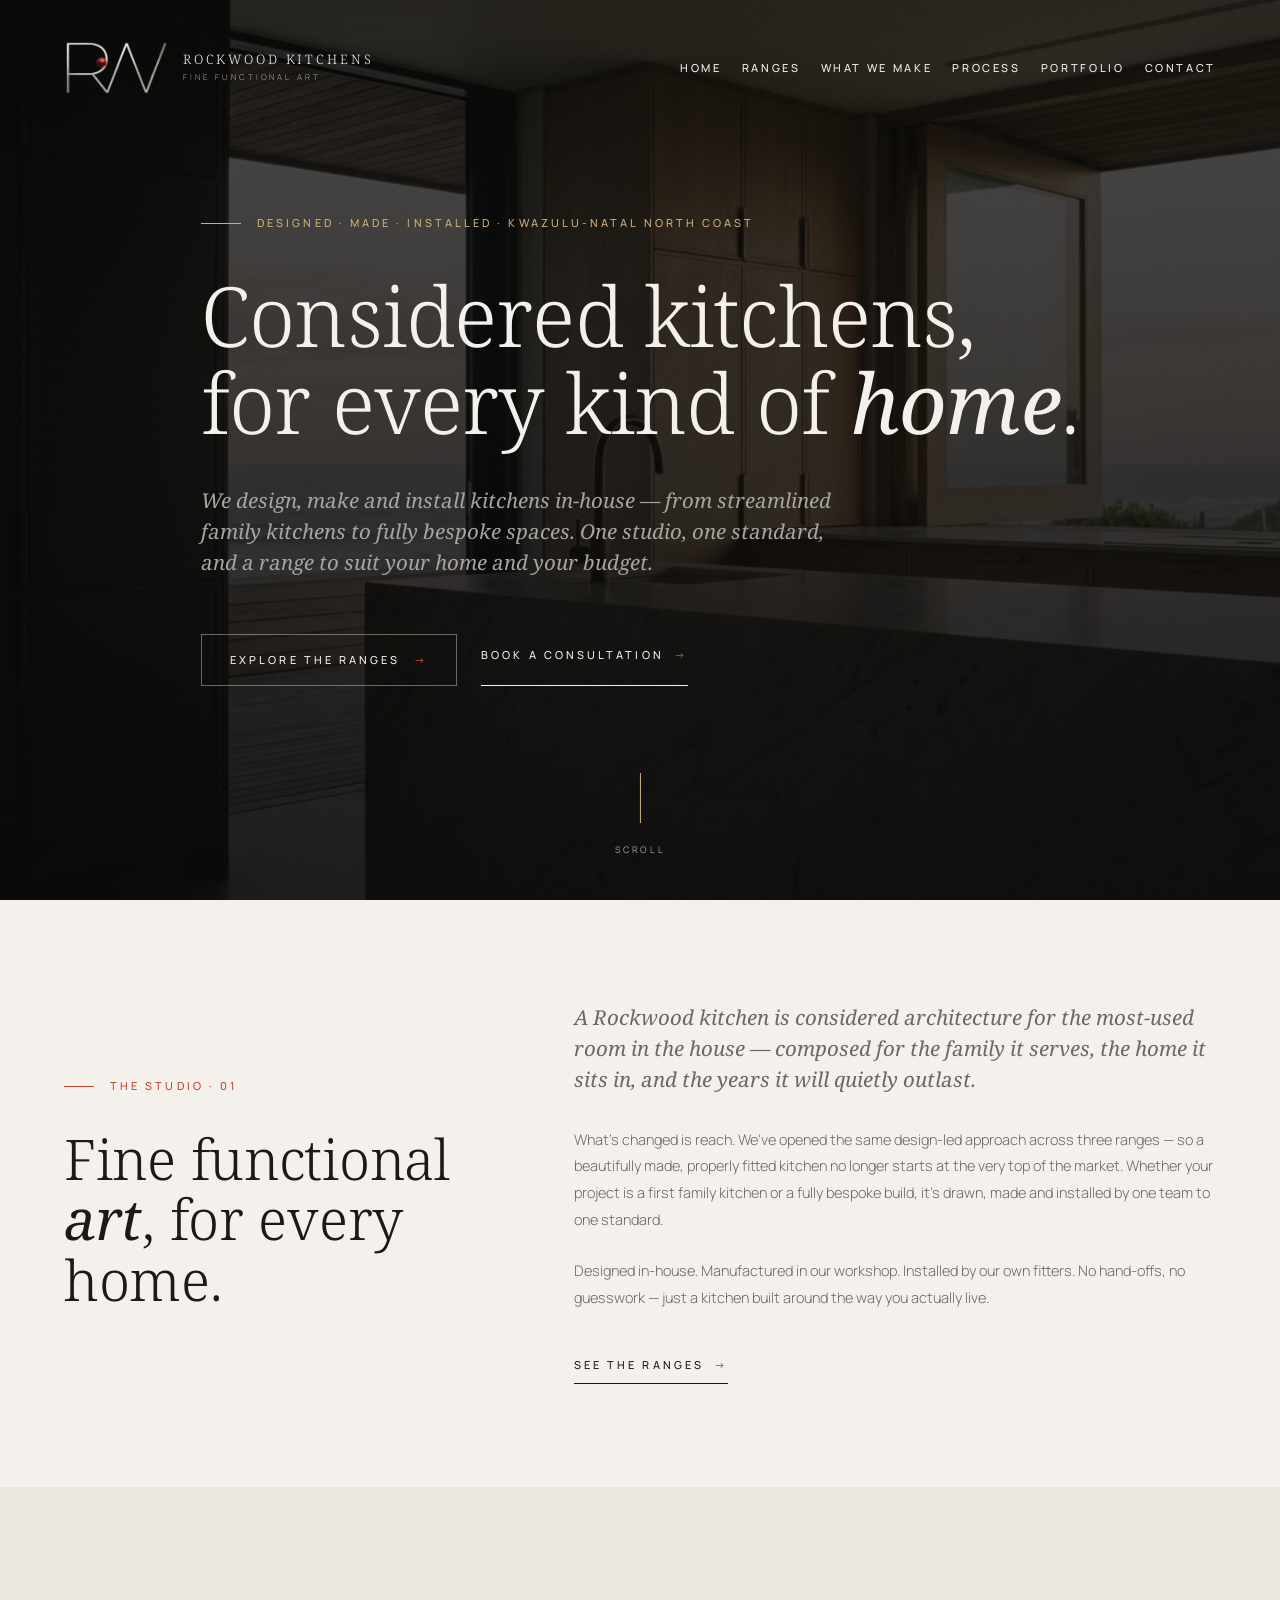
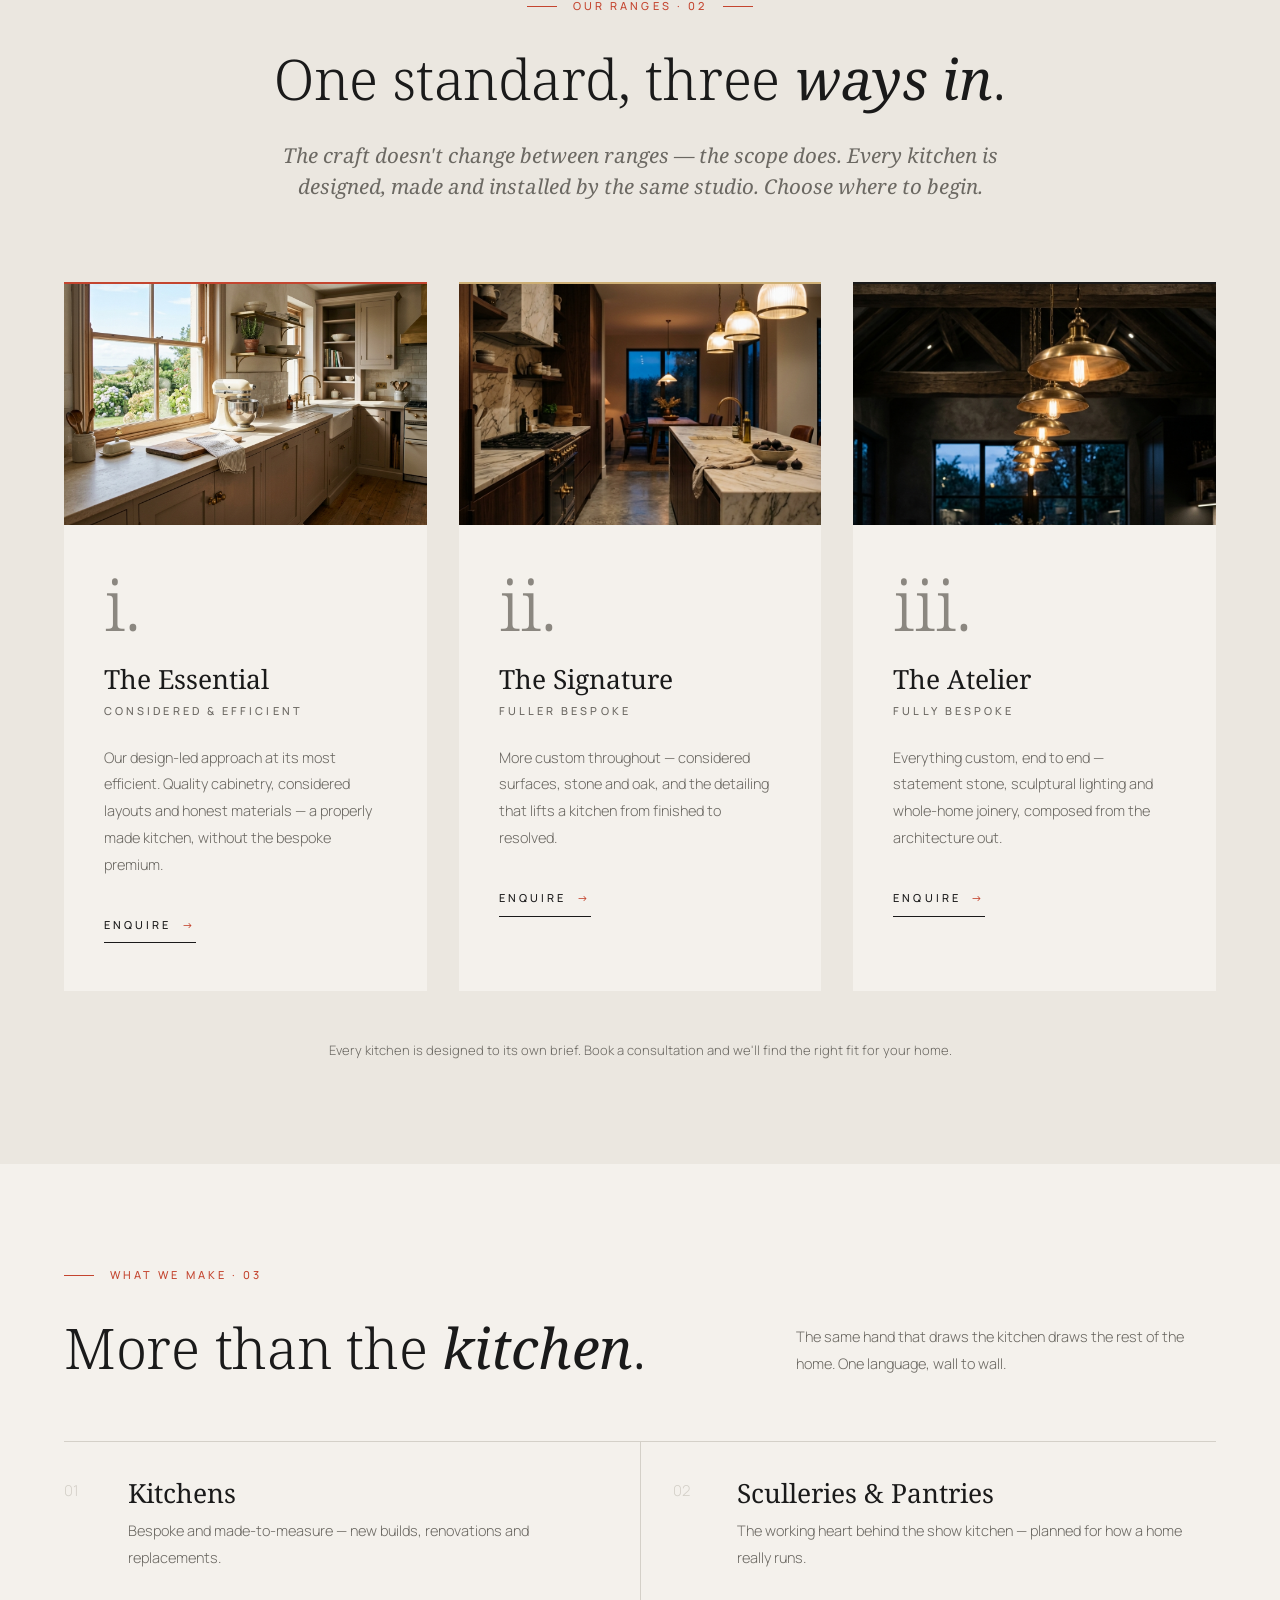
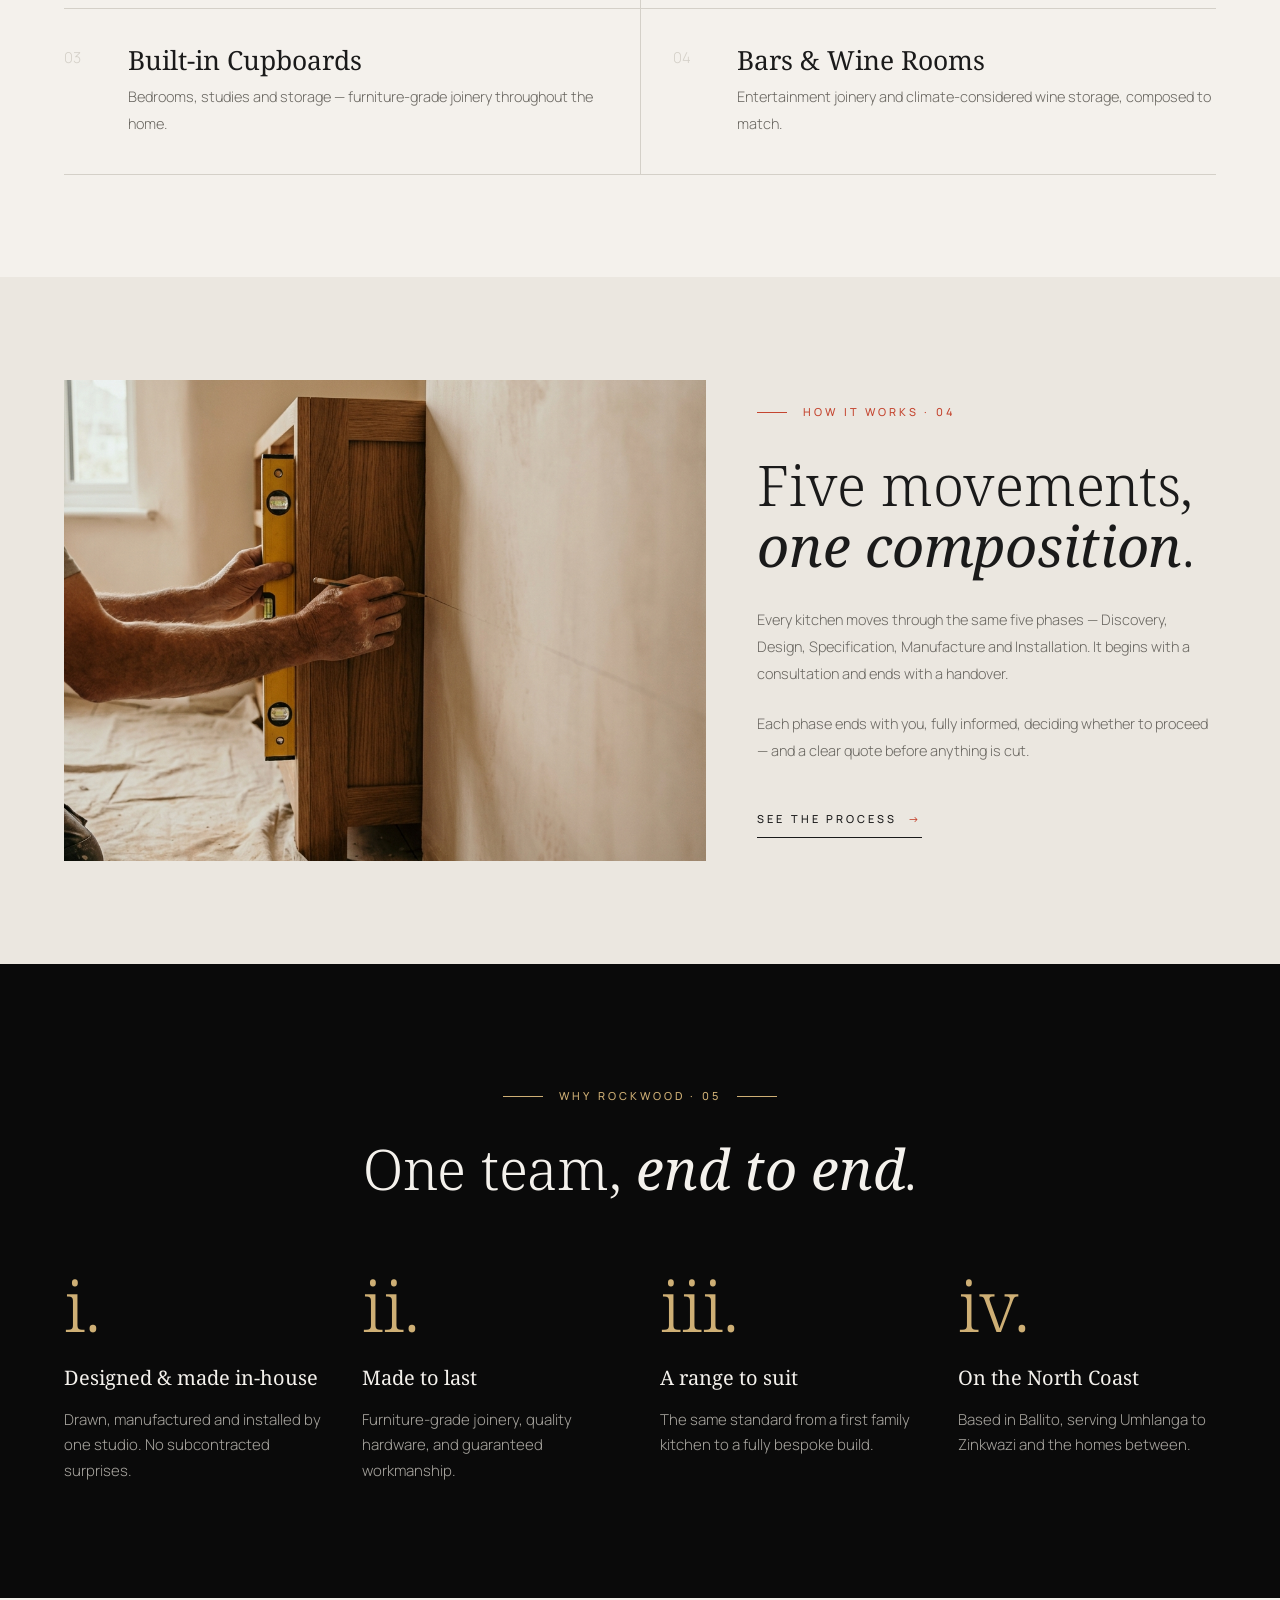
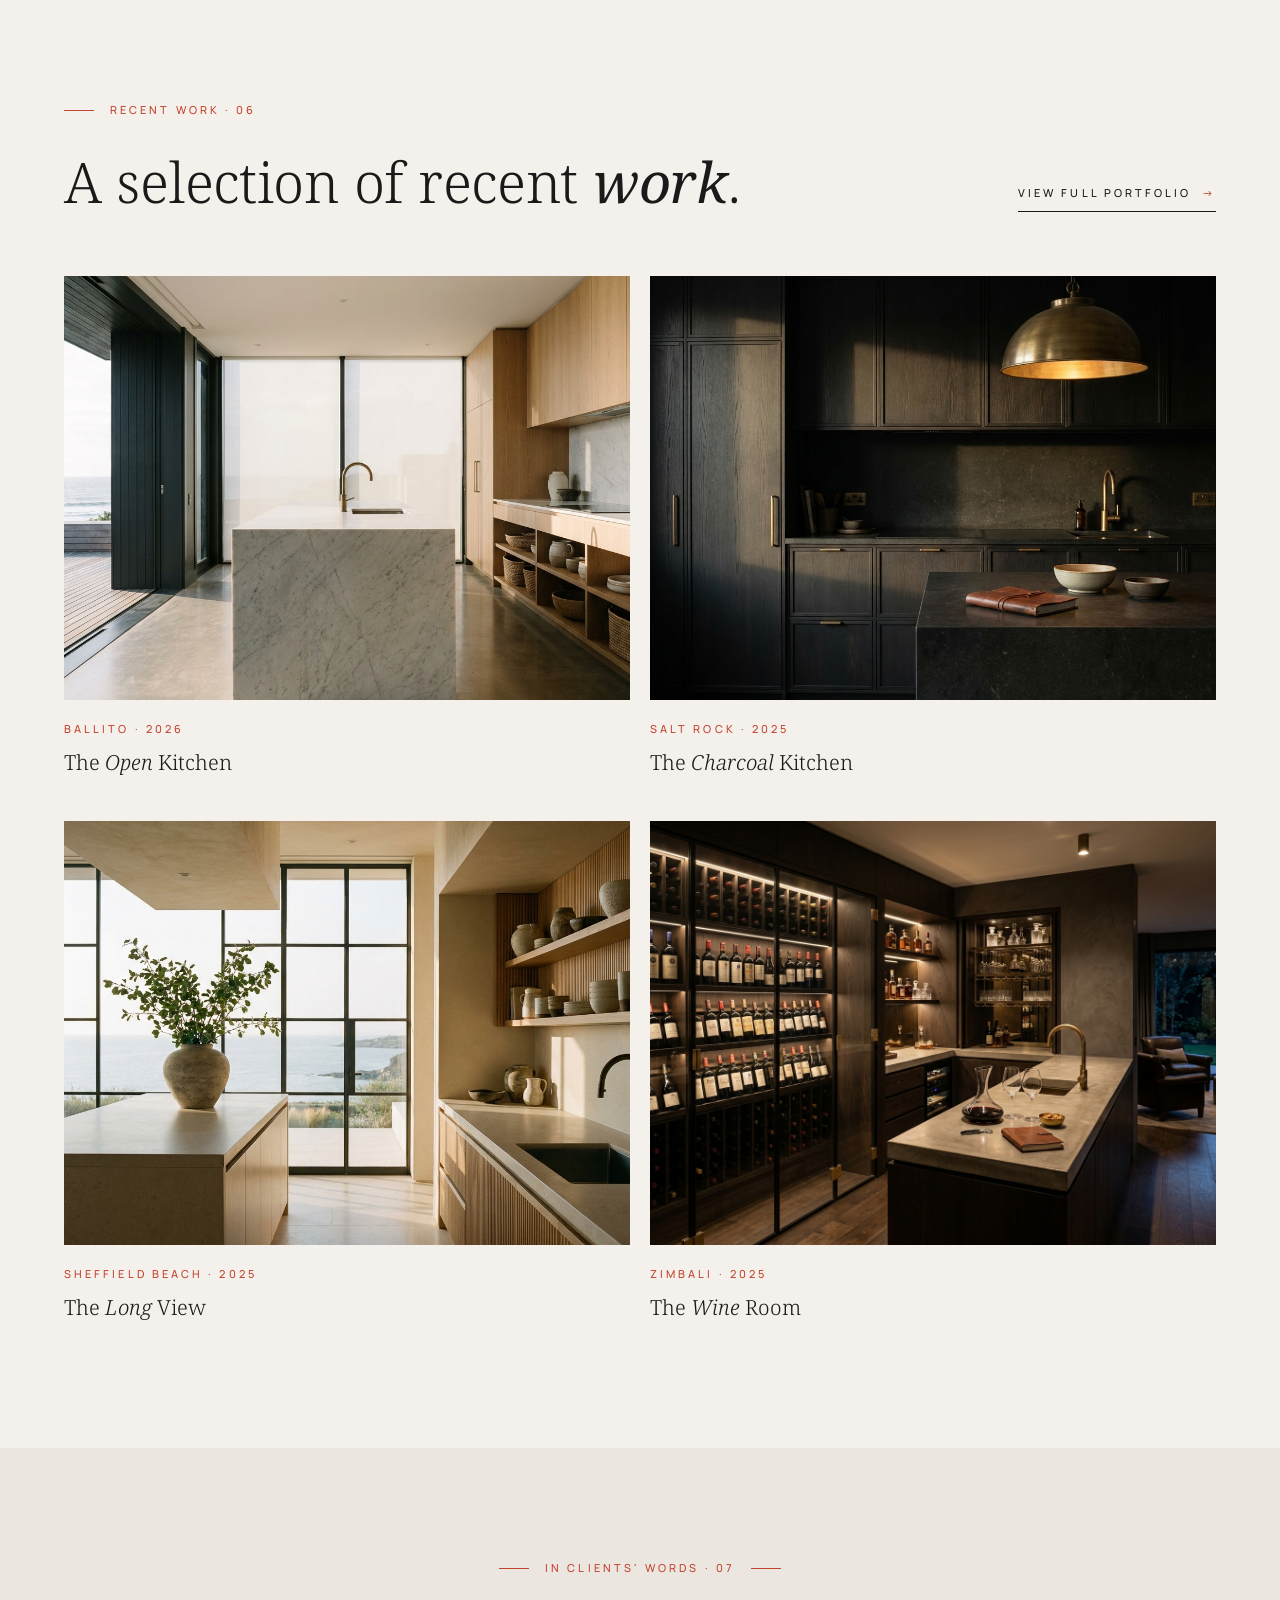
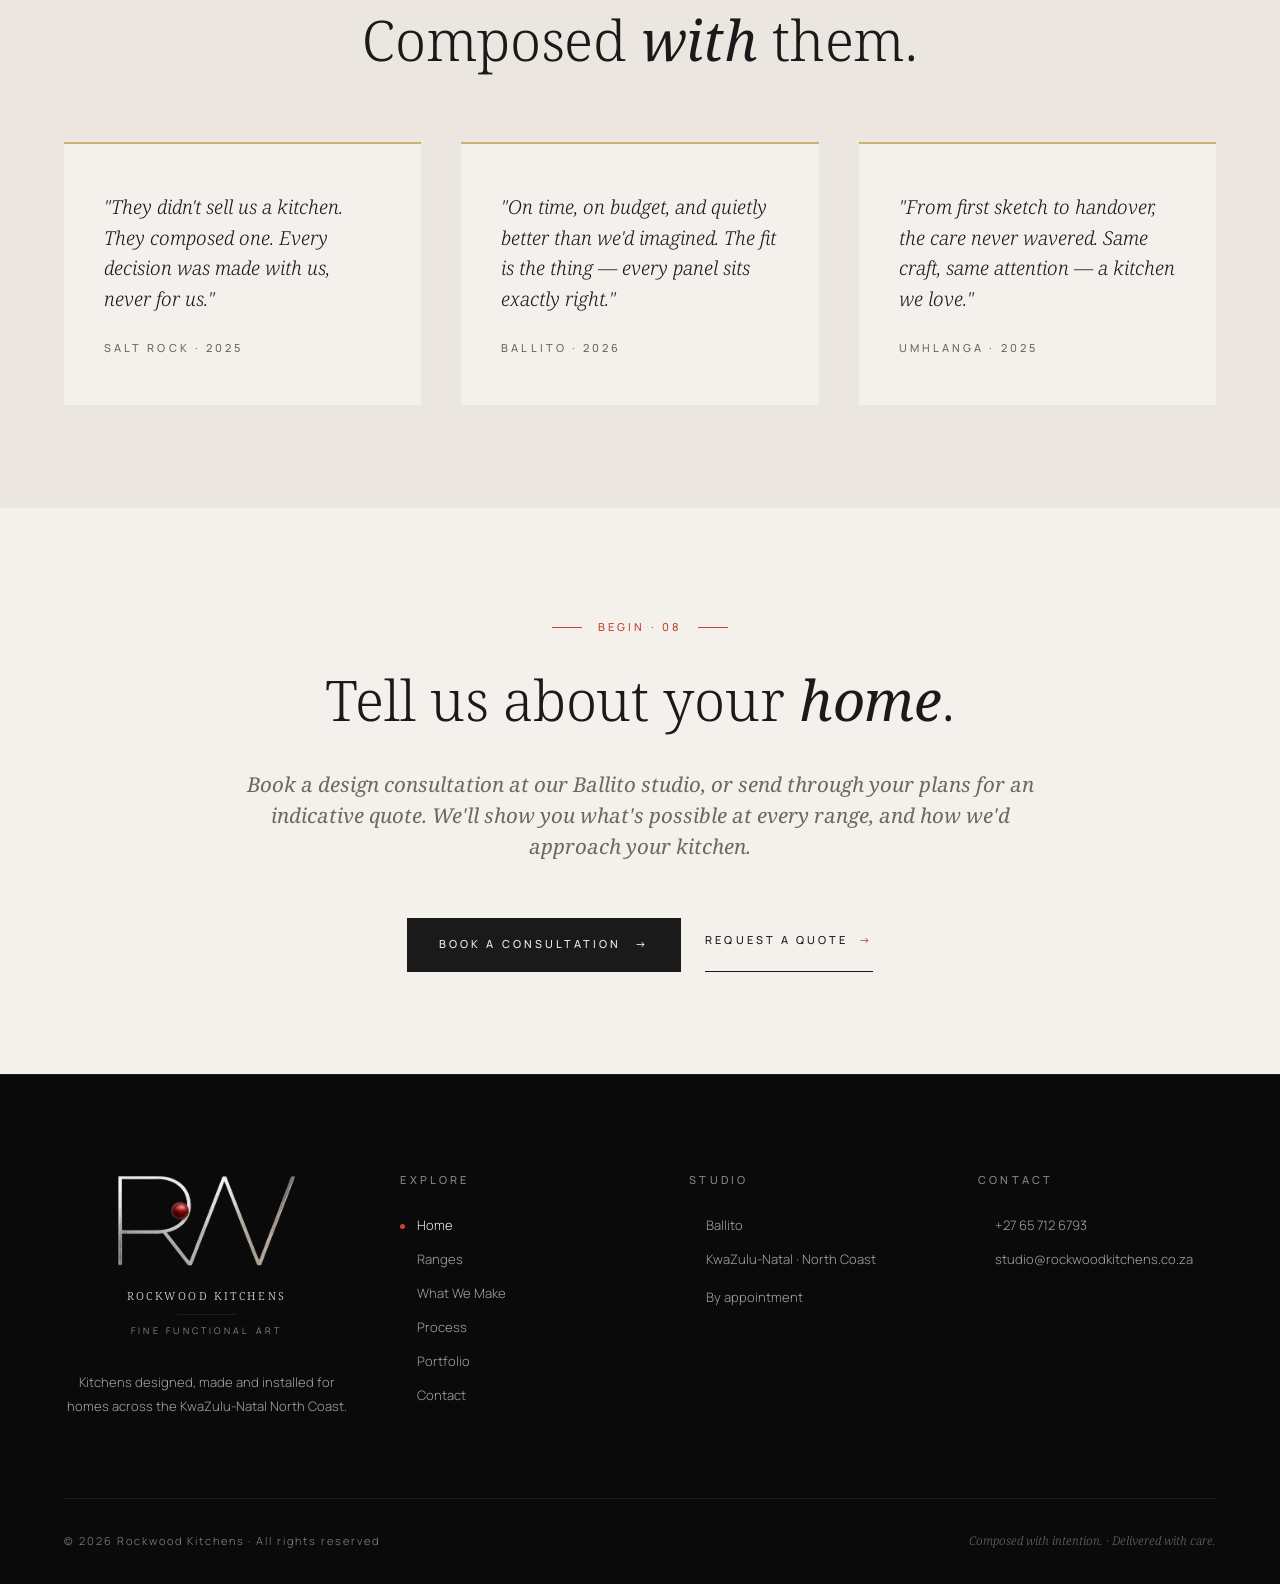
<file: index.html>
<!DOCTYPE html>
<html lang="en">
<head>
<meta charset="UTF-8">
<meta name="viewport" content="width=device-width, initial-scale=1.0">
<title>Rockwood Kitchens — Considered kitchens, for every kind of home</title>
<meta name="description" content="Rockwood Kitchens designs, makes and installs bespoke and made-to-measure kitchens for the KwaZulu-Natal North Coast — across a range of budgets, from streamlined family kitchens to fully bespoke spaces.">
<meta property="og:title" content="Rockwood Kitchens — Fine Functional Art">
<meta property="og:description" content="Designed, made and installed in-house. Kitchens for every kind of home, on the KwaZulu-Natal North Coast.">
<meta property="og:type" content="website">
<link rel="preconnect" href="https://fonts.googleapis.com">
<link rel="preconnect" href="https://fonts.gstatic.com" crossorigin>
<link href="https://fonts.googleapis.com/css2?family=Noto+Serif:ital,wght@0,300;0,400;0,500;0,600;1,300;1,400;1,500&family=Manrope:wght@200;300;400;500;600&display=swap" rel="stylesheet">
<link rel="stylesheet" href="assets/site.css">
<link rel="canonical" href="https://rockwoodkitchens.co.za/">
<meta property="og:url" content="https://rockwoodkitchens.co.za/">
<meta property="og:site_name" content="Rockwood Kitchens">
<meta property="og:locale" content="en_ZA">
<meta name="twitter:card" content="summary_large_image">
<meta name="twitter:title" content="Rockwood Kitchens — Fine Functional Art">
<meta name="twitter:description" content="Designed, made and installed in-house. Kitchens for every kind of home.">
<meta name="geo.region" content="ZA-KZN">
<meta name="geo.placename" content="Ballito">
<meta name="robots" content="index, follow">
<script type="application/ld+json">
{
  "@context": "https://schema.org",
  "@type": "HomeAndConstructionBusiness",
  "@id": "https://rockwoodkitchens.co.za/#business",
  "name": "Rockwood Kitchens",
  "description": "Kitchen design studio serving the KwaZulu-Natal North Coast. Designed, made and installed in-house, across a range of budgets.",
  "url": "https://rockwoodkitchens.co.za/",
  "telephone": "+27657126793",
  "email": "studio@rockwoodkitchens.co.za",
  "slogan": "Fine Functional Art",
  "areaServed": { "@type": "Place", "name": "KwaZulu-Natal North Coast, South Africa" },
  "address": { "@type": "PostalAddress", "addressLocality": "Ballito", "addressRegion": "KwaZulu-Natal", "addressCountry": "ZA" },
  "knowsAbout": ["Bespoke kitchens", "Made-to-measure kitchens", "Kitchen renovation", "Cabinetry", "Joinery", "Built-in cupboards", "Bars and wine rooms"],
  "priceRange": "$$"
}
</script>
</head>
<body>

<!-- ════════════ HEADER ════════════ -->
<header class="site-header on-dark">
  <div class="row">
    <a href="index.html" class="logo-mark">
      <img src="assets/rockwood-monogram.png" alt="Rockwood Kitchens monogram">
      <div>
        <div class="title">ROCKWOOD&nbsp;KITCHENS</div>
        <div class="sub">Fine Functional Art</div>
      </div>
    </a>
    <nav class="site-nav">
      <a href="index.html" class="current">Home</a>
      <a href="#ranges">Ranges</a>
      <a href="#make">What We Make</a>
      <a href="process.html">Process</a>
      <a href="portfolio.html">Portfolio</a>
      <a href="contact.html">Contact</a>
    </nav>
    <button class="menu-toggle" aria-label="Menu">☰</button>
  </div>
</header>

<!-- ════════════ HERO ════════════ -->
<section style="position: relative; min-height: 100vh; background: var(--ink-2); color: var(--cream); display: flex; align-items: center; overflow: hidden;">
  <div class="photo-frame" style="position: absolute; inset: 0; opacity: 0.5;">
    <img src="assets/images/IMG-WEB-hero.jpg" alt="">
  </div>
  <div style="position: absolute; inset: 0; background: linear-gradient(to bottom, rgba(10,10,10,0.45) 0%, rgba(10,10,10,0.78) 100%);"></div>

  <div class="container" style="position: relative; z-index: 2; padding-top: 8rem; padding-bottom: 8rem;">
    <div style="max-width: 940px;">
      <div class="rise" style="display: flex; align-items: center; gap: 1rem; margin-bottom: 2.5rem;">
        <span class="rule-gold"></span>
        <span class="eyebrow-gold">Designed · Made · Installed · KwaZulu-Natal North Coast</span>
      </div>
      <h1 class="h-hero h-hero-light rise d1">
        Considered kitchens,<br>
        for every kind of <span class="italic">home</span>.
      </h1>
      <p class="lead rise d2" style="color: var(--mute-3); max-width: 660px; margin-top: 2.5rem;">
        We design, make and install kitchens in-house — from streamlined family kitchens to fully bespoke spaces. One studio, one standard, and a range to suit your home and your budget.
      </p>
      <div class="rise d3" style="margin-top: 3.5rem; display: flex; flex-wrap: wrap; gap: 1.5rem;">
        <a href="#ranges" class="btn-outline on-dark">Explore the Ranges <span class="arrow">→</span></a>
        <a href="contact.html" class="cta-link cta-link-light">Book a Consultation <span class="arrow">→</span></a>
      </div>
    </div>
  </div>

  <div style="position: absolute; bottom: 2.5rem; left: 50%; transform: translateX(-50%); z-index: 2;">
    <div style="width: 1px; height: 50px; background: var(--gold); margin: 0 auto 0.75rem;"></div>
    <span class="eyebrow-on-dark" style="font-size: 9px;">SCROLL</span>
  </div>
</section>

<!-- ════════════ INTRO / POSITIONING ════════════ -->
<section class="section">
  <div class="container">
    <div class="grid-split-5-7">
      <div>
        <div style="display: flex; align-items: center; gap: 1rem; margin-bottom: 2rem;">
          <span class="rule-short"></span>
          <span class="eyebrow">The Studio · 01</span>
        </div>
        <h2 class="h-section">
          Fine functional<br>
          <span class="italic">art</span>, for every home.
        </h2>
      </div>
      <div>
        <p class="lead" style="margin-bottom: 2rem;">
          A Rockwood kitchen is considered architecture for the most-used room in the house — composed for the family it serves, the home it sits in, and the years it will quietly outlast.
        </p>
        <p class="body-text" style="margin-bottom: 1.5rem;">
          What's changed is reach. We've opened the same design-led approach across three ranges — so a beautifully made, properly fitted kitchen no longer starts at the very top of the market. Whether your project is a first family kitchen or a fully bespoke build, it's drawn, made and installed by one team to one standard.
        </p>
        <p class="body-text" style="margin-bottom: 2.5rem;">
          Designed in-house. Manufactured in our workshop. Installed by our own fitters. No hand-offs, no guesswork — just a kitchen built around the way you actually live.
        </p>
        <a href="#ranges" class="cta-link">See the Ranges <span class="arrow">→</span></a>
      </div>
    </div>
  </div>
</section>

<!-- ════════════ RANGES ════════════ -->
<section class="section" id="ranges" style="background: var(--cream-2);">
  <div class="container">
    <div style="text-align: center; max-width: 760px; margin: 0 auto 5rem;">
      <div style="display: inline-flex; align-items: center; gap: 1rem; margin-bottom: 2rem;">
        <span class="rule-short"></span>
        <span class="eyebrow">Our Ranges · 02</span>
        <span class="rule-short"></span>
      </div>
      <h2 class="h-section">
        One standard, three <span class="italic">ways in</span>.
      </h2>
      <p class="lead" style="margin-top: 2rem;">
        The craft doesn't change between ranges — the scope does. Every kitchen is designed, made and installed by the same studio. Choose where to begin.
      </p>
    </div>

    <div style="display: grid; grid-template-columns: repeat(3, 1fr); gap: 2rem;">

      <!-- Essential -->
      <div style="background: var(--cream); border-top: 2px solid var(--rust); display: flex; flex-direction: column;">
        <div class="photo-frame aspect-3-2"><img src="assets/images/IMG-WEB-range-essential.jpg" alt=""></div>
        <div style="padding: 2.75rem 2.5rem 3rem;">
          <div class="numeral" style="margin-bottom: 1.5rem;">i.</div>
          <h3 class="h-card" style="margin-bottom: 0.4rem;">The Essential</h3>
          <div class="eyebrow" style="color: var(--mute-2); margin-bottom: 1.5rem;">Considered &amp; efficient</div>
          <p class="body-text" style="margin-bottom: 2rem;">Our design-led approach at its most efficient. Quality cabinetry, considered layouts and honest materials — a properly made kitchen, without the bespoke premium.</p>
          <a href="contact.html" class="cta-link">Enquire <span class="arrow">→</span></a>
        </div>
      </div>

      <!-- Signature -->
      <div style="background: var(--cream); border-top: 2px solid var(--gold); display: flex; flex-direction: column;">
        <div class="photo-frame aspect-3-2"><img src="assets/images/IMG-WEB-range-signature.jpg" alt=""></div>
        <div style="padding: 2.75rem 2.5rem 3rem;">
          <div class="numeral" style="margin-bottom: 1.5rem;">ii.</div>
          <h3 class="h-card" style="margin-bottom: 0.4rem;">The Signature</h3>
          <div class="eyebrow" style="color: var(--mute-2); margin-bottom: 1.5rem;">Fuller bespoke</div>
          <p class="body-text" style="margin-bottom: 2rem;">More custom throughout — considered surfaces, stone and oak, and the detailing that lifts a kitchen from finished to resolved.</p>
          <a href="contact.html" class="cta-link">Enquire <span class="arrow">→</span></a>
        </div>
      </div>

      <!-- Atelier -->
      <div style="background: var(--cream); border-top: 2px solid var(--ink); display: flex; flex-direction: column;">
        <div class="photo-frame aspect-3-2"><img src="assets/images/IMG-WEB-range-atelier.jpg" alt=""></div>
        <div style="padding: 2.75rem 2.5rem 3rem;">
          <div class="numeral" style="margin-bottom: 1.5rem;">iii.</div>
          <h3 class="h-card" style="margin-bottom: 0.4rem;">The Atelier</h3>
          <div class="eyebrow" style="color: var(--mute-2); margin-bottom: 1.5rem;">Fully bespoke</div>
          <p class="body-text" style="margin-bottom: 2rem;">Everything custom, end to end — statement stone, sculptural lighting and whole-home joinery, composed from the architecture out.</p>
          <a href="contact.html" class="cta-link">Enquire <span class="arrow">→</span></a>
        </div>
      </div>

    </div>

    <p class="caption" style="text-align: center; margin-top: 3rem; color: var(--mute-2);">
      Every kitchen is designed to its own brief. Book a consultation and we'll find the right fit for your home.
    </p>
  </div>
</section>

<!-- ════════════ WHAT WE MAKE ════════════ -->
<section class="section" id="make">
  <div class="container">
    <div style="display: flex; align-items: end; justify-content: space-between; gap: 3rem; margin-bottom: 4rem; flex-wrap: wrap;">
      <div>
        <div style="display: flex; align-items: center; gap: 1rem; margin-bottom: 2rem;">
          <span class="rule-short"></span>
          <span class="eyebrow">What We Make · 03</span>
        </div>
        <h2 class="h-section">More than the <span class="italic">kitchen</span>.</h2>
      </div>
      <p class="body-text" style="max-width: 420px;">The same hand that draws the kitchen draws the rest of the home. One language, wall to wall.</p>
    </div>

    <div style="display: grid; grid-template-columns: repeat(2, 1fr); border-top: 1px solid var(--line);">
      <div style="padding: 2.25rem 2rem 2.25rem 0; border-bottom: 1px solid var(--line); display: flex; gap: 1.5rem;">
        <span class="numeral-dark" style="min-width: 2.5rem;">01</span>
        <div><h3 class="h-card" style="margin-bottom: 0.5rem;">Kitchens</h3><p class="body-text">Bespoke and made-to-measure — new builds, renovations and replacements.</p></div>
      </div>
      <div style="padding: 2.25rem 0 2.25rem 2rem; border-bottom: 1px solid var(--line); border-left: 1px solid var(--line); display: flex; gap: 1.5rem;">
        <span class="numeral-dark" style="min-width: 2.5rem;">02</span>
        <div><h3 class="h-card" style="margin-bottom: 0.5rem;">Sculleries &amp; Pantries</h3><p class="body-text">The working heart behind the show kitchen — planned for how a home really runs.</p></div>
      </div>
      <div style="padding: 2.25rem 2rem 2.25rem 0; border-bottom: 1px solid var(--line); display: flex; gap: 1.5rem;">
        <span class="numeral-dark" style="min-width: 2.5rem;">03</span>
        <div><h3 class="h-card" style="margin-bottom: 0.5rem;">Built-in Cupboards</h3><p class="body-text">Bedrooms, studies and storage — furniture-grade joinery throughout the home.</p></div>
      </div>
      <div style="padding: 2.25rem 0 2.25rem 2rem; border-bottom: 1px solid var(--line); border-left: 1px solid var(--line); display: flex; gap: 1.5rem;">
        <span class="numeral-dark" style="min-width: 2.5rem;">04</span>
        <div><h3 class="h-card" style="margin-bottom: 0.5rem;">Bars &amp; Wine Rooms</h3><p class="body-text">Entertainment joinery and climate-considered wine storage, composed to match.</p></div>
      </div>
    </div>
  </div>
</section>

<!-- ════════════ PROCESS ════════════ -->
<section class="section" style="background: var(--cream-2);">
  <div class="container">
    <div class="grid-split-7-5">
      <div class="photo-frame aspect-4-3">
        <img src="assets/images/IMG-WEB-process.jpg" alt="">
      </div>
      <div>
        <div style="display: flex; align-items: center; gap: 1rem; margin-bottom: 2rem;">
          <span class="rule-short"></span>
          <span class="eyebrow">How It Works · 04</span>
        </div>
        <h2 class="h-section" style="margin-bottom: 2rem;">
          Five movements, <span class="italic">one composition</span>.
        </h2>
        <p class="body-text" style="margin-bottom: 1.5rem;">
          Every kitchen moves through the same five phases — Discovery, Design, Specification, Manufacture and Installation. It begins with a consultation and ends with a handover.
        </p>
        <p class="body-text" style="margin-bottom: 2.5rem;">
          Each phase ends with you, fully informed, deciding whether to proceed — and a clear quote before anything is cut.
        </p>
        <a href="process.html" class="cta-link">See the Process <span class="arrow">→</span></a>
      </div>
    </div>
  </div>
</section>

<!-- ════════════ WHY ROCKWOOD ════════════ -->
<section style="background: var(--ink-2); color: var(--cream); padding: clamp(5rem, 9vw, 9rem) 0;">
  <div class="container">
    <div style="text-align: center; max-width: 700px; margin: 0 auto 4.5rem;">
      <div style="display: inline-flex; align-items: center; gap: 1rem; margin-bottom: 2rem;">
        <span class="rule-gold"></span>
        <span class="eyebrow-gold">Why Rockwood · 05</span>
        <span class="rule-gold"></span>
      </div>
      <h2 class="h-section h-section-light">One team, <span class="italic">end to end</span>.</h2>
    </div>
    <div style="display: grid; grid-template-columns: repeat(4, 1fr); gap: 2.5rem;">
      <div>
        <div class="numeral" style="color: var(--gold); margin-bottom: 1.25rem;">i.</div>
        <h3 style="font-family: 'Noto Serif', serif; font-weight: 400; font-size: 1.25rem; color: var(--cream); margin-bottom: 0.75rem;">Designed &amp; made in-house</h3>
        <p class="body-text-light">Drawn, manufactured and installed by one studio. No subcontracted surprises.</p>
      </div>
      <div>
        <div class="numeral" style="color: var(--gold); margin-bottom: 1.25rem;">ii.</div>
        <h3 style="font-family: 'Noto Serif', serif; font-weight: 400; font-size: 1.25rem; color: var(--cream); margin-bottom: 0.75rem;">Made to last</h3>
        <p class="body-text-light">Furniture-grade joinery, quality hardware, and guaranteed workmanship.</p>
      </div>
      <div>
        <div class="numeral" style="color: var(--gold); margin-bottom: 1.25rem;">iii.</div>
        <h3 style="font-family: 'Noto Serif', serif; font-weight: 400; font-size: 1.25rem; color: var(--cream); margin-bottom: 0.75rem;">A range to suit</h3>
        <p class="body-text-light">The same standard from a first family kitchen to a fully bespoke build.</p>
      </div>
      <div>
        <div class="numeral" style="color: var(--gold); margin-bottom: 1.25rem;">iv.</div>
        <h3 style="font-family: 'Noto Serif', serif; font-weight: 400; font-size: 1.25rem; color: var(--cream); margin-bottom: 0.75rem;">On the North Coast</h3>
        <p class="body-text-light">Based in Ballito, serving Umhlanga to Zinkwazi and the homes between.</p>
      </div>
    </div>
  </div>
</section>

<!-- ════════════ PORTFOLIO PREVIEW ════════════ -->
<section class="section">
  <div class="container">
    <div style="display: flex; align-items: end; justify-content: space-between; gap: 3rem; margin-bottom: 4rem; flex-wrap: wrap;">
      <div>
        <div style="display: flex; align-items: center; gap: 1rem; margin-bottom: 2rem;">
          <span class="rule-short"></span>
          <span class="eyebrow">Recent Work · 06</span>
        </div>
        <h2 class="h-section">A selection of recent <span class="italic">work</span>.</h2>
      </div>
      <a href="portfolio.html" class="cta-link">View Full Portfolio <span class="arrow">→</span></a>
    </div>

    <div style="display: grid; grid-template-columns: 1fr 1fr; gap: 1.25rem;">
      <div>
        <div class="photo-frame aspect-4-3"><img src="assets/images/IMG-WEB-pf-01.jpg" alt=""></div>
        <div style="padding: 1.25rem 0;"><div class="eyebrow">Ballito · 2026</div><div style="font-family: 'Noto Serif', serif; font-size: 1.3rem; margin-top: 0.4rem;">The <em>Open</em> Kitchen</div></div>
      </div>
      <div>
        <div class="photo-frame aspect-4-3"><img src="assets/images/IMG-WEB-pf-02.jpg" alt=""></div>
        <div style="padding: 1.25rem 0;"><div class="eyebrow">Salt Rock · 2025</div><div style="font-family: 'Noto Serif', serif; font-size: 1.3rem; margin-top: 0.4rem;">The <em>Charcoal</em> Kitchen</div></div>
      </div>
      <div>
        <div class="photo-frame aspect-4-3"><img src="assets/images/IMG-WEB-pf-03.jpg" alt=""></div>
        <div style="padding: 1.25rem 0;"><div class="eyebrow">Sheffield Beach · 2025</div><div style="font-family: 'Noto Serif', serif; font-size: 1.3rem; margin-top: 0.4rem;">The <em>Long</em> View</div></div>
      </div>
      <div>
        <div class="photo-frame aspect-4-3"><img src="assets/images/IMG-WEB-pf-04.jpg" alt=""></div>
        <div style="padding: 1.25rem 0;"><div class="eyebrow">Zimbali · 2025</div><div style="font-family: 'Noto Serif', serif; font-size: 1.3rem; margin-top: 0.4rem;">The <em>Wine</em> Room</div></div>
      </div>
    </div>
  </div>
</section>

<!-- ════════════ TESTIMONIALS ════════════ -->
<section class="section" style="background: var(--cream-2);">
  <div class="container">
    <div style="text-align: center; max-width: 700px; margin: 0 auto 4.5rem;">
      <div style="display: inline-flex; align-items: center; gap: 1rem; margin-bottom: 2rem;">
        <span class="rule-short"></span>
        <span class="eyebrow">In Clients' Words · 07</span>
        <span class="rule-short"></span>
      </div>
      <h2 class="h-section">Composed <span class="italic">with</span> them.</h2>
    </div>
    <div style="display: grid; grid-template-columns: repeat(3, 1fr); gap: 2.5rem;">
      <div style="background: var(--cream); padding: 3rem 2.5rem; border-top: 2px solid var(--gold);">
        <p style="font-family: 'Noto Serif', serif; font-style: italic; font-size: 1.2rem; line-height: 1.6; margin-bottom: 1.5rem;">"They didn't sell us a kitchen. They composed one. Every decision was made with us, never for us."</p>
        <div class="eyebrow" style="color: var(--mute-2);">Salt Rock · 2025</div>
      </div>
      <div style="background: var(--cream); padding: 3rem 2.5rem; border-top: 2px solid var(--gold);">
        <p style="font-family: 'Noto Serif', serif; font-style: italic; font-size: 1.2rem; line-height: 1.6; margin-bottom: 1.5rem;">"On time, on budget, and quietly better than we'd imagined. The fit is the thing — every panel sits exactly right."</p>
        <div class="eyebrow" style="color: var(--mute-2);">Ballito · 2026</div>
      </div>
      <div style="background: var(--cream); padding: 3rem 2.5rem; border-top: 2px solid var(--gold);">
        <p style="font-family: 'Noto Serif', serif; font-style: italic; font-size: 1.2rem; line-height: 1.6; margin-bottom: 1.5rem;">"From first sketch to handover, the care never wavered. Same craft, same attention — a kitchen we love."</p>
        <div class="eyebrow" style="color: var(--mute-2);">Umhlanga · 2025</div>
      </div>
    </div>
  </div>
</section>

<!-- ════════════ CTA / CONTACT ════════════ -->
<section class="section">
  <div class="container">
    <div style="text-align: center; max-width: 800px; margin: 0 auto;">
      <div style="display: inline-flex; align-items: center; gap: 1rem; margin-bottom: 2rem;">
        <span class="rule-short"></span>
        <span class="eyebrow">Begin · 08</span>
        <span class="rule-short"></span>
      </div>
      <h2 class="h-section" style="margin-bottom: 2.5rem;">
        Tell us about your <span class="italic">home</span>.
      </h2>
      <p class="lead" style="margin-bottom: 3.5rem;">
        Book a design consultation at our Ballito studio, or send through your plans for an indicative quote. We'll show you what's possible at every range, and how we'd approach your kitchen.
      </p>
      <div style="display: flex; flex-wrap: wrap; gap: 1.5rem; justify-content: center;">
        <a href="contact.html" class="btn-solid">Book a Consultation <span class="arrow">→</span></a>
        <a href="contact.html" class="cta-link">Request a Quote <span class="arrow">→</span></a>
      </div>
    </div>
  </div>
</section>

<!-- ════════════ FOOTER ════════════ -->
<footer class="site-footer">
  <div class="row">
    <div class="footer-brand">
      <div class="center-block">
        <img src="assets/rockwood-monogram.png" alt="Rockwood Kitchens">
        <div class="title">ROCKWOOD&nbsp;KITCHENS</div>
        <div class="sub-rule"></div>
        <div class="sub">Fine Functional Art</div>
      </div>
      <p class="footer-tagline" style="margin: 2rem auto 0; text-align: center;">
        Kitchens designed, made and installed for homes across the KwaZulu-Natal North Coast.
      </p>
    </div>
    <div class="footer-col">
      <h5>Explore</h5>
      <ul>
        <li class="current"><a href="index.html">Home</a></li>
        <li><a href="#ranges">Ranges</a></li>
        <li><a href="#make">What We Make</a></li>
        <li><a href="process.html">Process</a></li>
        <li><a href="portfolio.html">Portfolio</a></li>
        <li><a href="contact.html">Contact</a></li>
      </ul>
    </div>
    <div class="footer-col">
      <h5>Studio</h5>
      <ul class="contact-list">
        <li>Ballito</li>
        <li class="muted">KwaZulu-Natal · North Coast</li>
        <li style="margin-top: 1rem;">By appointment</li>
      </ul>
    </div>
    <div class="footer-col">
      <h5>Contact</h5>
      <ul class="contact-list">
        <li><a href="tel:+27657126793">+27&nbsp;65&nbsp;712&nbsp;6793</a></li>
        <li><a href="mailto:studio@rockwoodkitchens.co.za">studio@rockwoodkitchens.co.za</a></li>
      </ul>
    </div>
  </div>
  <div class="copyright-row">
    <span>© 2026 Rockwood Kitchens · All rights reserved</span>
    <span class="closing-italic">Composed with intention. · Delivered with care.</span>
  </div>
</footer>

<script>
  document.querySelector('.menu-toggle')?.addEventListener('click', () => {
    const nav = document.querySelector('.site-nav');
    nav.style.display = nav.style.display === 'flex' ? 'none' : 'flex';
  });

  const header = document.querySelector('.site-header');
  const onScroll = () => header.classList.toggle('scrolled', window.scrollY > 40);
  onScroll();
  window.addEventListener('scroll', onScroll, { passive: true });
</script>

</body>
</html>
</file>
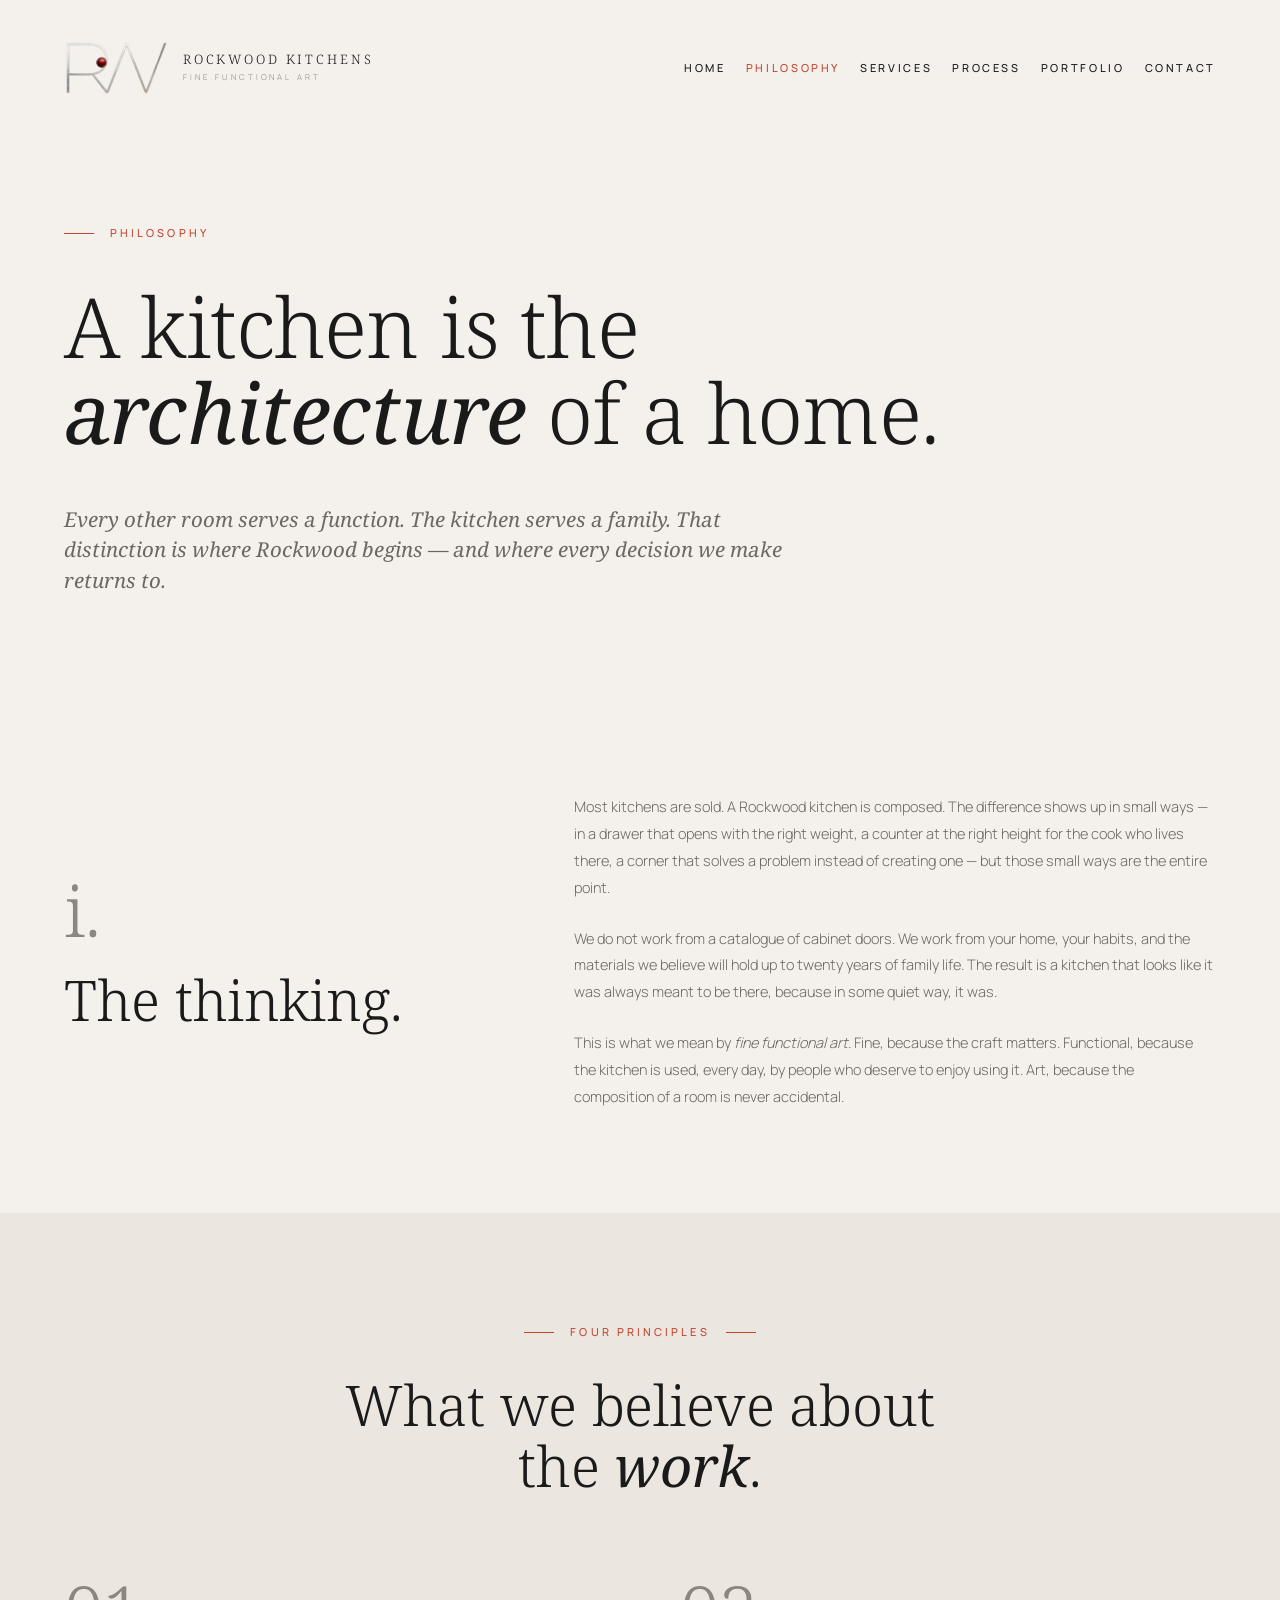
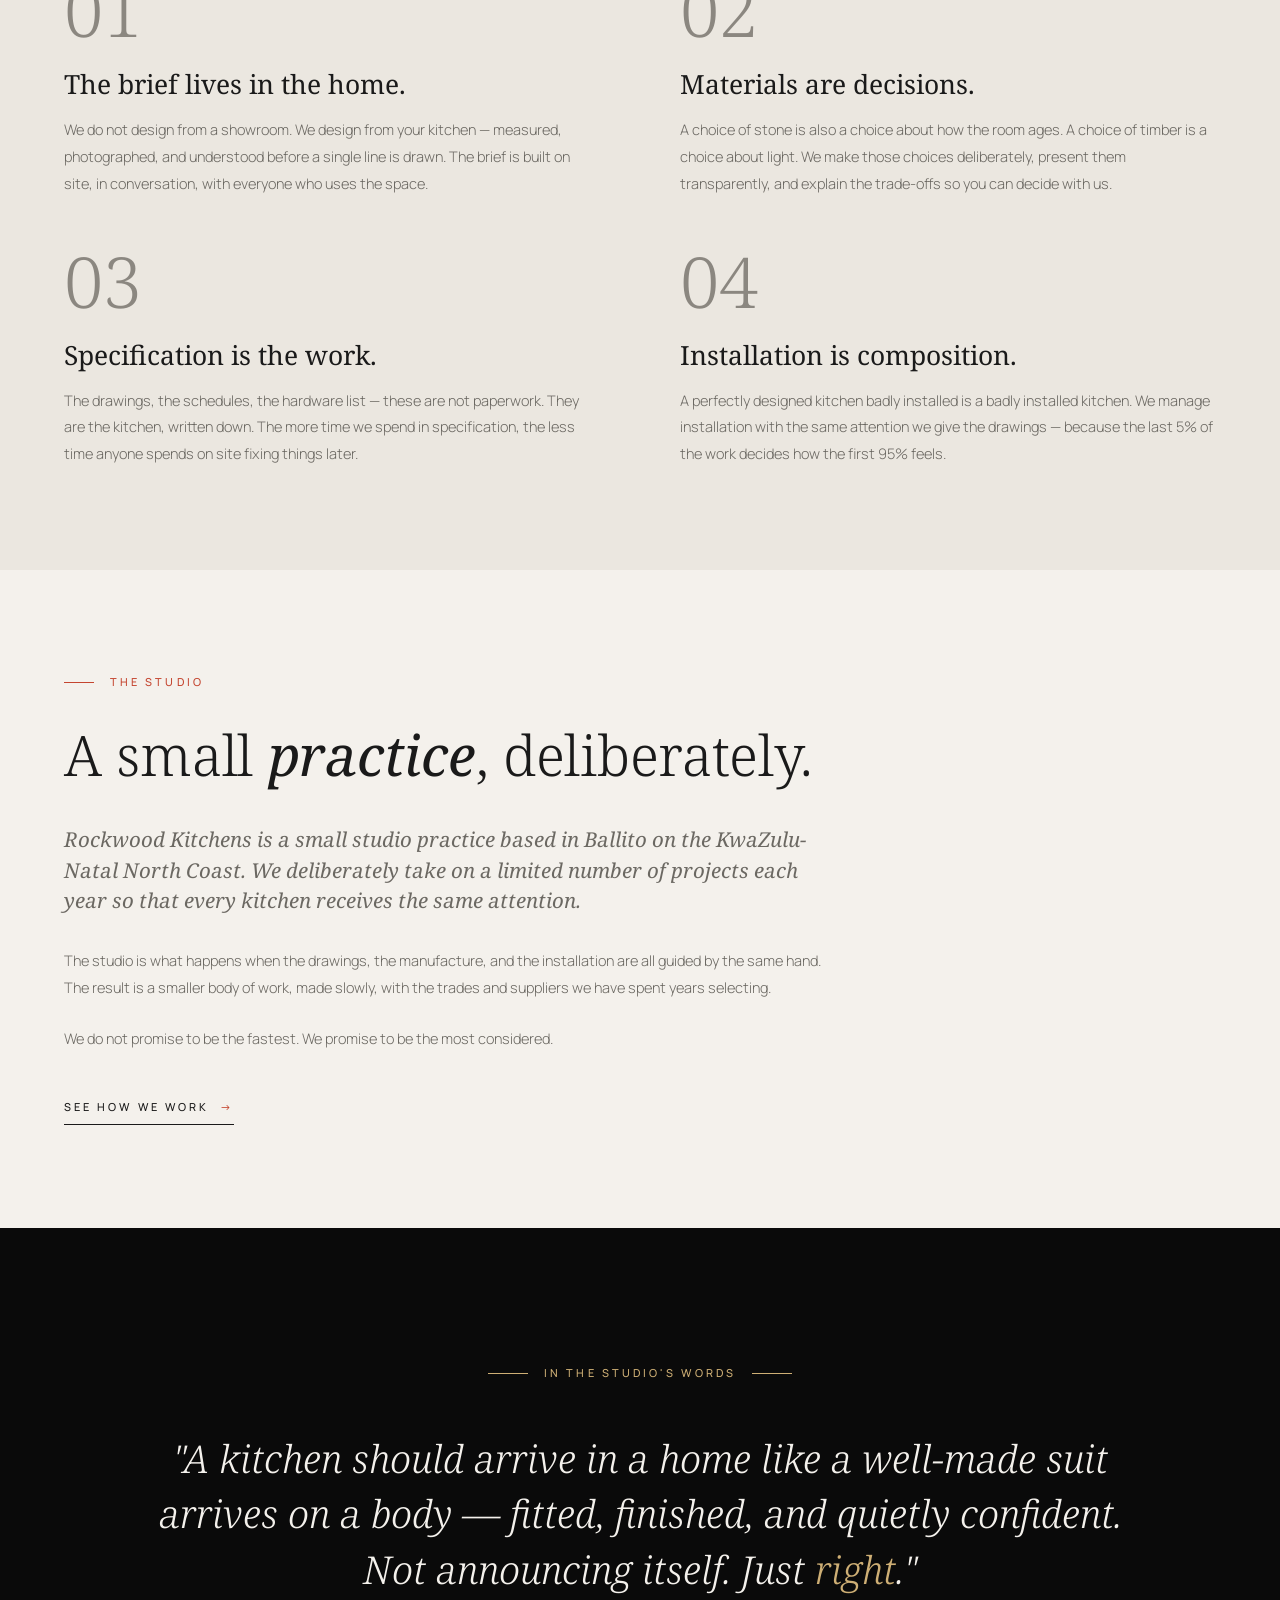
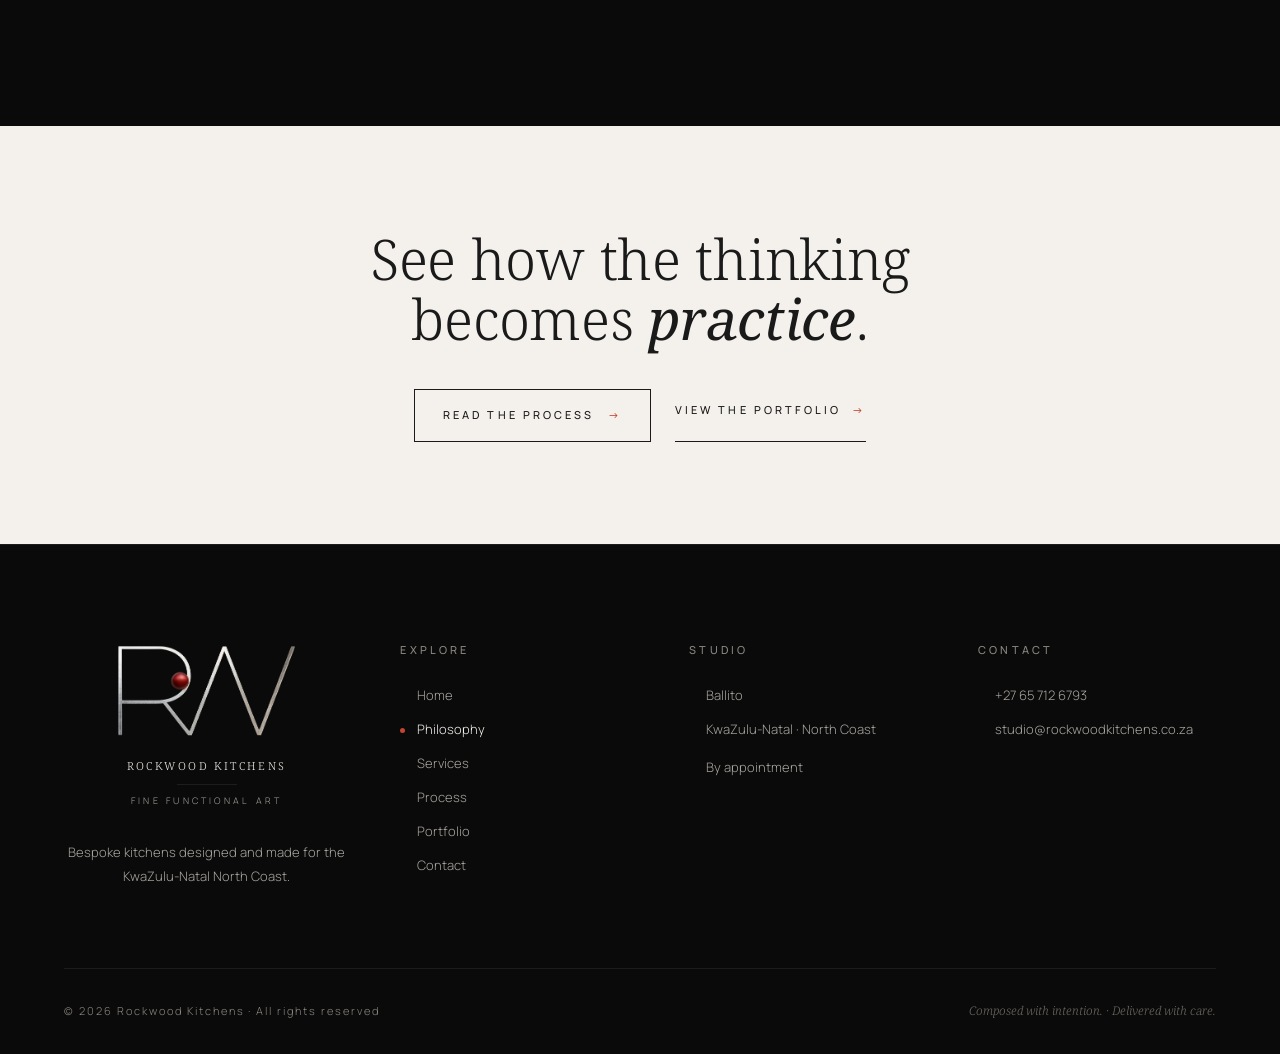
<file: about.html>
<!DOCTYPE html>
<html lang="en">
<head>
<meta charset="UTF-8">
<meta name="viewport" content="width=device-width, initial-scale=1.0">
<title>Philosophy — Rockwood Kitchens</title>
<meta name="description" content="The thinking behind Rockwood Kitchens. A studio practice rooted in considered design, precise craft, and the belief that a kitchen is the architecture of a home.">
<link rel="preconnect" href="https://fonts.googleapis.com">
<link rel="preconnect" href="https://fonts.gstatic.com" crossorigin>
<link href="https://fonts.googleapis.com/css2?family=Noto+Serif:ital,wght@0,300;0,400;0,500;0,600;1,300;1,400;1,500&family=Manrope:wght@200;300;400;500;600&display=swap" rel="stylesheet">
<link rel="stylesheet" href="assets/site.css">
<link rel="canonical" href="https://rockwoodkitchens.co.za/about.html">
<meta property="og:url" content="https://rockwoodkitchens.co.za/about.html">
<meta property="og:site_name" content="Rockwood Kitchens">
<meta property="og:locale" content="en_ZA">
<meta name="twitter:card" content="summary_large_image">
<meta name="twitter:title" content="Philosophy — Rockwood Kitchens">
<meta name="twitter:description" content="A studio practice rooted in considered design, precise craft, and the belief that a kitchen is the architecture of a home.">
<meta name="geo.region" content="ZA-KZN">
<meta name="geo.placename" content="Ballito">
<meta name="robots" content="index, follow">
</head>
<body>

<!-- ════════════ HEADER ════════════ -->
<header class="site-header">
  <div class="row">
    <a href="index.html" class="logo-mark">
      <img src="assets/rockwood-monogram.png" alt="Rockwood Kitchens monogram">
      <div>
        <div class="title">ROCKWOOD&nbsp;KITCHENS</div>
        <div class="sub">Fine Functional Art</div>
      </div>
    </a>
    <nav class="site-nav">
      <a href="index.html">Home</a>
      <a href="about.html" class="current">Philosophy</a>
      <a href="services.html">Services</a>
      <a href="process.html">Process</a>
      <a href="portfolio.html">Portfolio</a>
      <a href="contact.html">Contact</a>
    </nav>
    <button class="menu-toggle" aria-label="Menu">☰</button>
  </div>
</header>

<!-- ════════════ PAGE TITLE ════════════ -->
<section style="padding-top: 14rem; padding-bottom: 6rem;">
  <div class="container">
    <div style="max-width: 880px;">
      <div style="display: flex; align-items: center; gap: 1rem; margin-bottom: 2.5rem;">
        <span class="rule-short"></span>
        <span class="eyebrow">Philosophy</span>
      </div>
      <h1 class="h-hero">
        A kitchen is the <span class="italic">architecture</span> of a home.
      </h1>
      <p class="lead" style="margin-top: 3rem; max-width: 720px;">
        Every other room serves a function. The kitchen serves a family. That distinction is where Rockwood begins — and where every decision we make returns to.
      </p>
    </div>
  </div>
</section>

<!-- ════════════ THE THINKING ════════════ -->
<section class="section">
  <div class="container">
    <div class="grid-split-5-7">
      <div>
        <div class="numeral">i.</div>
        <h2 class="h-section" style="margin-top: 1.5rem;">
          The thinking.
        </h2>
      </div>
      <div>
        <p class="body-text" style="margin-bottom: 1.5rem;">
          Most kitchens are sold. A Rockwood kitchen is composed. The difference shows up in small ways — in a drawer that opens with the right weight, a counter at the right height for the cook who lives there, a corner that solves a problem instead of creating one — but those small ways are the entire point.
        </p>
        <p class="body-text" style="margin-bottom: 1.5rem;">
          We do not work from a catalogue of cabinet doors. We work from your home, your habits, and the materials we believe will hold up to twenty years of family life. The result is a kitchen that looks like it was always meant to be there, because in some quiet way, it was.
        </p>
        <p class="body-text">
          This is what we mean by <em>fine functional art</em>. Fine, because the craft matters. Functional, because the kitchen is used, every day, by people who deserve to enjoy using it. Art, because the composition of a room is never accidental.
        </p>
      </div>
    </div>
  </div>
</section>

<!-- ════════════ FOUR PRINCIPLES ════════════ -->
<section class="section" style="background: var(--cream-2);">
  <div class="container">
    <div style="text-align: center; max-width: 720px; margin: 0 auto 5rem;">
      <div style="display: inline-flex; align-items: center; gap: 1rem; margin-bottom: 2rem;">
        <span class="rule-short"></span>
        <span class="eyebrow">Four Principles</span>
        <span class="rule-short"></span>
      </div>
      <h2 class="h-section">
        What we believe about<br>
        the <span class="italic">work</span>.
      </h2>
    </div>

    <div style="display: grid; grid-template-columns: 1fr 1fr; gap: 3rem 5rem; max-width: 1200px; margin: 0 auto;">
      <div>
        <div class="numeral">01</div>
        <h3 class="h-card" style="margin: 1.5rem 0 1rem;">The brief lives in the home.</h3>
        <p class="body-text">
          We do not design from a showroom. We design from your kitchen — measured, photographed, and understood before a single line is drawn. The brief is built on site, in conversation, with everyone who uses the space.
        </p>
      </div>
      <div>
        <div class="numeral">02</div>
        <h3 class="h-card" style="margin: 1.5rem 0 1rem;">Materials are decisions.</h3>
        <p class="body-text">
          A choice of stone is also a choice about how the room ages. A choice of timber is a choice about light. We make those choices deliberately, present them transparently, and explain the trade-offs so you can decide with us.
        </p>
      </div>
      <div>
        <div class="numeral">03</div>
        <h3 class="h-card" style="margin: 1.5rem 0 1rem;">Specification is the work.</h3>
        <p class="body-text">
          The drawings, the schedules, the hardware list — these are not paperwork. They are the kitchen, written down. The more time we spend in specification, the less time anyone spends on site fixing things later.
        </p>
      </div>
      <div>
        <div class="numeral">04</div>
        <h3 class="h-card" style="margin: 1.5rem 0 1rem;">Installation is composition.</h3>
        <p class="body-text">
          A perfectly designed kitchen badly installed is a badly installed kitchen. We manage installation with the same attention we give the drawings — because the last 5% of the work decides how the first 95% feels.
        </p>
      </div>
    </div>
  </div>
</section>

<!-- ════════════ THE STUDIO ════════════ -->
<section class="section">
  <div class="container">
    <div style="max-width: 780px;">
      <div style="display: flex; align-items: center; gap: 1rem; margin-bottom: 2rem;">
        <span class="rule-short"></span>
        <span class="eyebrow">The Studio</span>
      </div>
      <h2 class="h-section" style="margin-bottom: 2.5rem;">
        A small <span class="italic">practice</span>, deliberately.
      </h2>
      <p class="lead" style="margin-bottom: 2rem;">
        Rockwood Kitchens is a small studio practice based in Ballito on the KwaZulu-Natal North Coast. We deliberately take on a limited number of projects each year so that every kitchen receives the same attention.
      </p>
      <p class="body-text" style="margin-bottom: 1.5rem;">
        The studio is what happens when the drawings, the manufacture, and the installation are all guided by the same hand. The result is a smaller body of work, made slowly, with the trades and suppliers we have spent years selecting.
      </p>
      <p class="body-text" style="margin-bottom: 2.5rem;">
        We do not promise to be the fastest. We promise to be the most considered.
      </p>
      <a href="process.html" class="cta-link">See How We Work <span class="arrow">→</span></a>
    </div>
  </div>
</section>

<!-- ════════════ QUOTE PULL ════════════ -->
<section style="background: var(--ink-2); color: var(--cream); padding: clamp(5rem, 10vw, 9rem) 0;">
  <div class="container">
    <div style="max-width: 980px; margin: 0 auto; text-align: center;">
      <div style="display: inline-flex; align-items: center; gap: 1rem; margin-bottom: 3rem;">
        <span class="rule-gold"></span>
        <span class="eyebrow-gold">In the studio's words</span>
        <span class="rule-gold"></span>
      </div>
      <p style="font-family: 'Noto Serif', serif; font-style: italic; font-weight: 300; font-size: clamp(1.5rem, 3vw, 2.4rem); line-height: 1.45; color: var(--cream);">
        "A kitchen should arrive in a home like a well-made suit arrives on a body — fitted, finished, and quietly confident. Not announcing itself. Just <span style="color: var(--gold);">right</span>."
      </p>
    </div>
  </div>
</section>

<!-- ════════════ CTA ════════════ -->
<section class="section">
  <div class="container">
    <div style="text-align: center; max-width: 780px; margin: 0 auto;">
      <h2 class="h-section" style="margin-bottom: 2.5rem;">
        See how the thinking<br>
        becomes <span class="italic">practice</span>.
      </h2>
      <div style="display: flex; flex-wrap: wrap; gap: 1.5rem; justify-content: center;">
        <a href="process.html" class="btn-outline on-light">Read the Process <span class="arrow">→</span></a>
        <a href="portfolio.html" class="cta-link">View the Portfolio <span class="arrow">→</span></a>
      </div>
    </div>
  </div>
</section>

<!-- ════════════ FOOTER ════════════ -->
<footer class="site-footer">
  <div class="row">
    <div class="footer-brand">
      <div class="center-block">
        <img src="assets/rockwood-monogram.png" alt="Rockwood Kitchens">
        <div class="title">ROCKWOOD&nbsp;KITCHENS</div>
        <div class="sub-rule"></div>
        <div class="sub">Fine Functional Art</div>
      </div>
      <p class="footer-tagline" style="margin: 2rem auto 0; text-align: center;">
        Bespoke kitchens designed and made for the KwaZulu-Natal North Coast.
      </p>
    </div>
    <div class="footer-col">
      <h5>Explore</h5>
      <ul>
        <li><a href="index.html">Home</a></li>
        <li class="current"><a href="about.html">Philosophy</a></li>
        <li><a href="services.html">Services</a></li>
        <li><a href="process.html">Process</a></li>
        <li><a href="portfolio.html">Portfolio</a></li>
        <li><a href="contact.html">Contact</a></li>
      </ul>
    </div>
    <div class="footer-col">
      <h5>Studio</h5>
      <ul class="contact-list">
        <li>Ballito</li>
        <li class="muted">KwaZulu-Natal · North Coast</li>
        <li style="margin-top: 1rem;">By appointment</li>
      </ul>
    </div>
    <div class="footer-col">
      <h5>Contact</h5>
      <ul class="contact-list">
        <li><a href="tel:+27657126793">+27&nbsp;65&nbsp;712&nbsp;6793</a></li>
        <li><a href="mailto:studio@rockwoodkitchens.co.za">studio@rockwoodkitchens.co.za</a></li>
      </ul>
    </div>
  </div>
  <div class="copyright-row">
    <span>© 2026 Rockwood Kitchens · All rights reserved</span>
    <span class="closing-italic">Composed with intention. · Delivered with care.</span>
  </div>
</footer>

<script>
  document.querySelector('.menu-toggle')?.addEventListener('click', () => {
    const nav = document.querySelector('.site-nav');
    nav.style.display = nav.style.display === 'flex' ? 'none' : 'flex';
  });
</script>

</body>
</html>
</file>
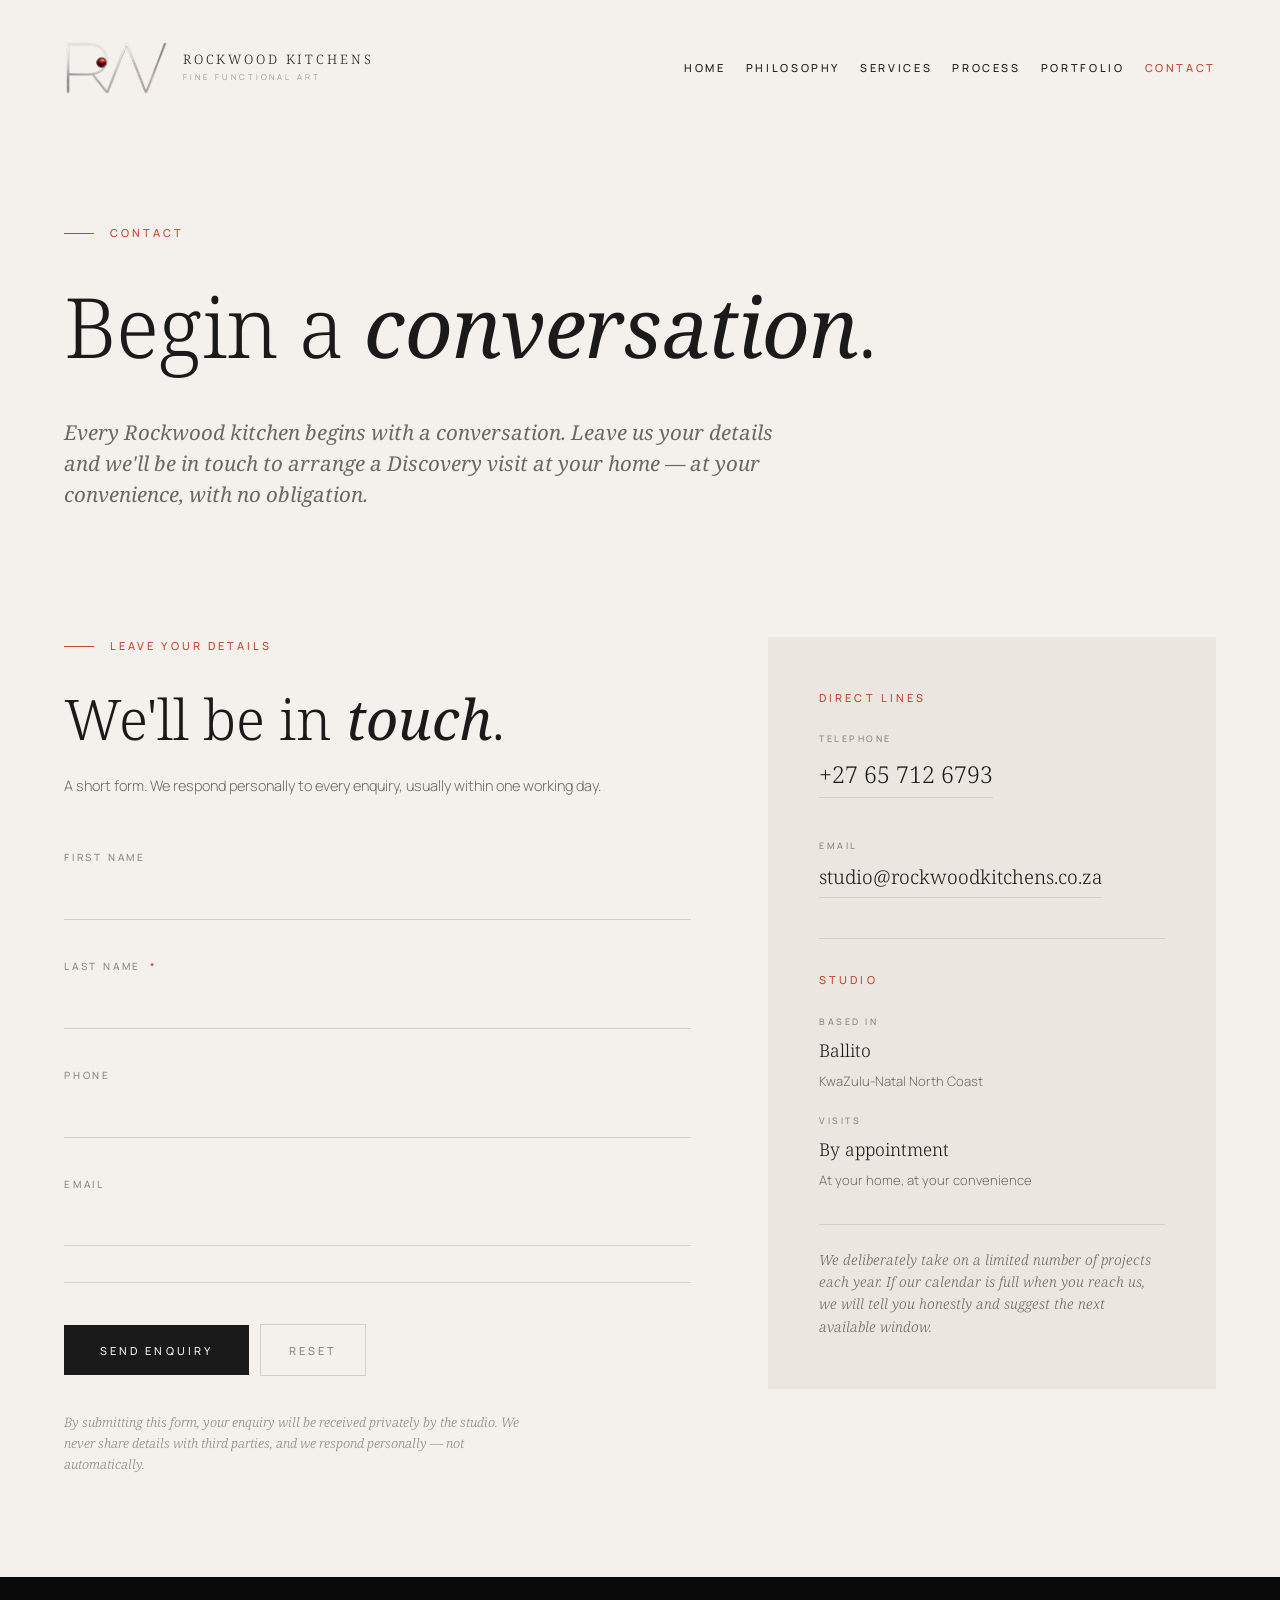
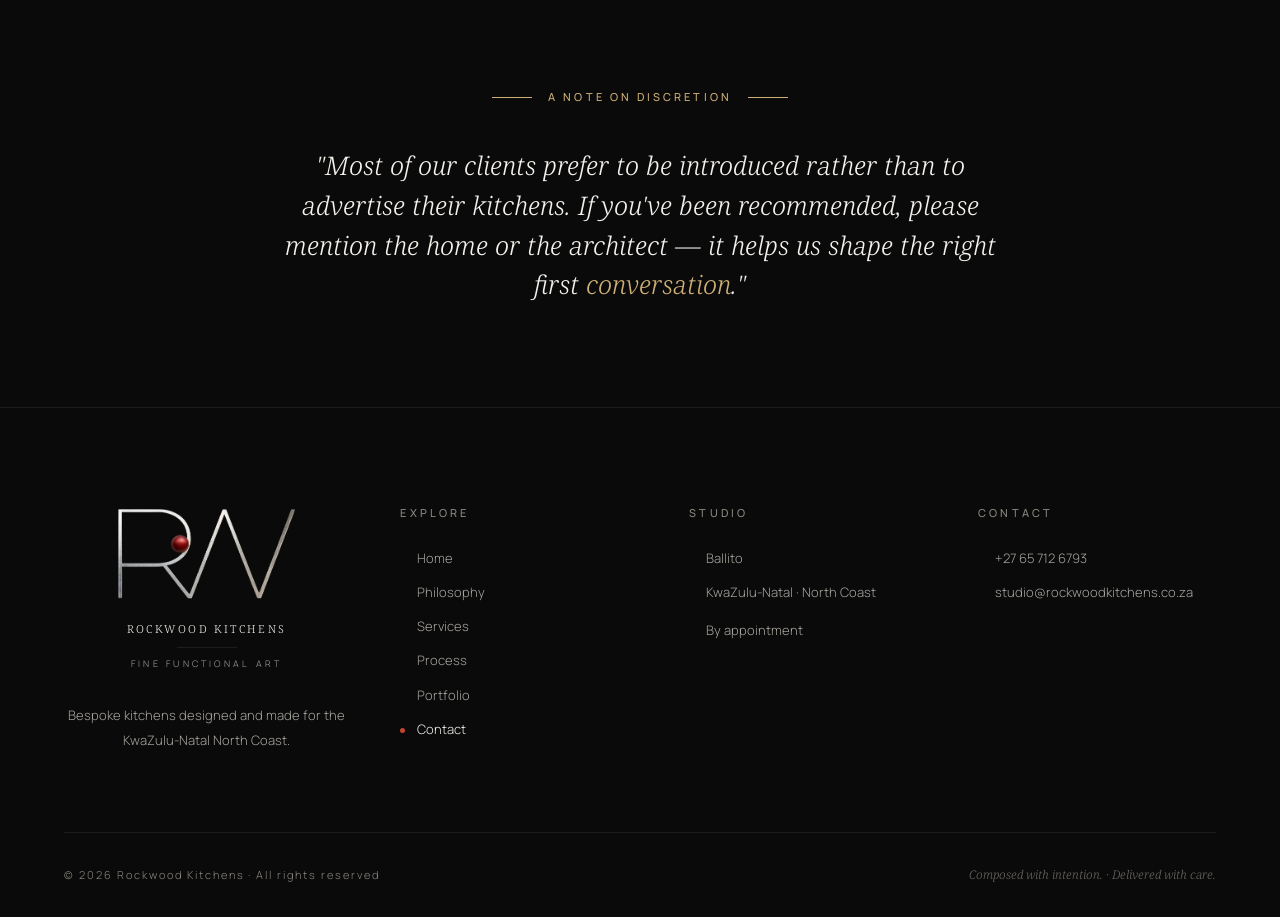
<file: contact.html>
<!DOCTYPE html>
<html lang="en">
<head>
<meta charset="UTF-8">
<meta name="viewport" content="width=device-width, initial-scale=1.0">
<title>Contact — Rockwood Kitchens</title>
<meta name="description" content="Begin a conversation with Rockwood Kitchens. Based in Ballito, serving the KwaZulu-Natal North Coast by appointment.">
<link rel="preconnect" href="https://fonts.googleapis.com">
<link rel="preconnect" href="https://fonts.gstatic.com" crossorigin>
<link href="https://fonts.googleapis.com/css2?family=Noto+Serif:ital,wght@0,300;0,400;0,500;0,600;1,300;1,400;1,500&family=Manrope:wght@200;300;400;500;600&display=swap" rel="stylesheet">
<link rel="stylesheet" href="assets/site.css">
<style>
  /* ─── Contact page Zoho form restyle ───
     The form HTML/wiring below is untouched.
     This block restyles its container and inputs to match the studio system.
  */
  #crmWebToEntityForm.zcwf_lblLeft {
    background: transparent !important;
    color: var(--ink) !important;
    padding: 0 !important;
    max-width: 100% !important;
    width: 100% !important;
    font-family: 'Manrope', sans-serif !important;
  }
  #crmWebToEntityForm .zcwf_title { display: none !important; }
  #crmWebToEntityForm .zcwf_row {
    margin: 0 0 2.25rem !important;
    display: block !important;
  }
  #crmWebToEntityForm .zcwf_col_lab {
    width: 100% !important;
    float: none !important;
    margin: 0 0 0.55rem !important;
    padding: 0 !important;
  }
  #crmWebToEntityForm .zcwf_col_lab label {
    font-family: 'Manrope', sans-serif !important;
    font-size: 10px !important;
    letter-spacing: 0.28em !important;
    text-transform: uppercase !important;
    color: var(--mute) !important;
    font-weight: 500 !important;
  }
  #crmWebToEntityForm .zcwf_col_lab label span[style*="color:red"] {
    color: var(--rust) !important;
    margin-left: 4px;
  }
  #crmWebToEntityForm .zcwf_col_fld {
    width: 100% !important;
    float: none !important;
    padding: 0 !important;
    margin: 0 !important;
  }
  #crmWebToEntityForm .zcwf_col_fld input[type="text"] {
    width: 100% !important;
    background: transparent !important;
    border: 0 !important;
    border-bottom: 1px solid var(--line) !important;
    border-radius: 0 !important;
    padding: 0.6rem 0 0.75rem !important;
    font-family: 'Manrope', sans-serif !important;
    font-size: 15px !important;
    font-weight: 300 !important;
    color: var(--ink) !important;
    float: none !important;
    transition: border-color 0.3s ease;
  }
  #crmWebToEntityForm .zcwf_col_fld input[type="text"]:focus {
    outline: none !important;
    border-bottom-color: var(--rust) !important;
  }
  #crmWebToEntityForm .zcwf_col_help { display: none !important; }
  #crmWebToEntityForm .zcwf_col_fld input[type="submit"].formsubmit {
    background: var(--ink) !important;
    background-image: none !important;
    color: var(--cream) !important;
    font-family: 'Manrope', sans-serif !important;
    font-size: 11px !important;
    letter-spacing: 0.28em !important;
    text-transform: uppercase !important;
    font-weight: 500 !important;
    padding: 1.1rem 2.25rem !important;
    border: 0 !important;
    border-radius: 0 !important;
    max-width: none !important;
    cursor: pointer !important;
    transition: background-color 0.3s ease;
  }
  #crmWebToEntityForm .zcwf_col_fld input[type="submit"].formsubmit:hover {
    background: var(--rust) !important;
  }
  #crmWebToEntityForm .zcwf_col_fld input[type="reset"].zcwf_button {
    background: transparent !important;
    color: var(--mute) !important;
    border: 1px solid var(--line) !important;
    border-radius: 0 !important;
    padding: 1.1rem 1.75rem !important;
    font-family: 'Manrope', sans-serif !important;
    font-size: 11px !important;
    letter-spacing: 0.28em !important;
    text-transform: uppercase !important;
    font-weight: 500 !important;
    max-width: none !important;
    margin-left: 0.5rem !important;
    cursor: pointer !important;
    transition: color 0.3s ease, border-color 0.3s ease;
  }
  #crmWebToEntityForm .zcwf_col_fld input[type="reset"].zcwf_button:hover {
    color: var(--ink) !important;
    border-color: var(--ink) !important;
  }
  /* Submit row sits in its own bordered band */
  #crmWebToEntityForm > form > .zcwf_row:last-of-type {
    margin-top: 1rem !important;
    padding-top: 2rem !important;
    border-top: 1px solid var(--line) !important;
  }
  @media (max-width: 600px) {
    #crmWebToEntityForm .zcwf_col_fld input[type="submit"].formsubmit,
    #crmWebToEntityForm .zcwf_col_fld input[type="reset"].zcwf_button {
      width: 100% !important;
      margin-left: 0 !important;
      margin-top: 0.5rem !important;
    }
  }
</style>
<link rel="canonical" href="https://rockwoodkitchens.co.za/contact.html">
<meta property="og:url" content="https://rockwoodkitchens.co.za/contact.html">
<meta property="og:site_name" content="Rockwood Kitchens">
<meta property="og:locale" content="en_ZA">
<meta name="twitter:card" content="summary_large_image">
<meta name="twitter:title" content="Contact — Rockwood Kitchens">
<meta name="twitter:description" content="Begin a conversation with Rockwood Kitchens. Based in Ballito, serving the KZN North Coast by appointment.">
<meta name="geo.region" content="ZA-KZN">
<meta name="geo.placename" content="Ballito">
<meta name="robots" content="index, follow">
</head>
<body>

<!-- ════════════ HEADER ════════════ -->
<header class="site-header">
  <div class="row">
    <a href="index.html" class="logo-mark">
      <img src="assets/rockwood-monogram.png" alt="Rockwood Kitchens monogram">
      <div>
        <div class="title">ROCKWOOD&nbsp;KITCHENS</div>
        <div class="sub">Fine Functional Art</div>
      </div>
    </a>
    <nav class="site-nav">
      <a href="index.html">Home</a>
      <a href="about.html">Philosophy</a>
      <a href="services.html">Services</a>
      <a href="process.html">Process</a>
      <a href="portfolio.html">Portfolio</a>
      <a href="contact.html" class="current">Contact</a>
    </nav>
    <button class="menu-toggle" aria-label="Menu">☰</button>
  </div>
</header>

<!-- ════════════ PAGE TITLE ════════════ -->
<section style="padding-top: 14rem; padding-bottom: 6rem;">
  <div class="container">
    <div style="max-width: 880px;">
      <div style="display: flex; align-items: center; gap: 1rem; margin-bottom: 2.5rem;">
        <span class="rule-short"></span>
        <span class="eyebrow">Contact</span>
      </div>
      <h1 class="h-hero">
        Begin a <span class="italic">conversation</span>.
      </h1>
      <p class="lead" style="margin-top: 3rem; max-width: 720px;">
        Every Rockwood kitchen begins with a conversation. Leave us your details and we'll be in touch to arrange a Discovery visit at your home — at your convenience, with no obligation.
      </p>
    </div>
  </div>
</section>

<!-- ════════════ FORM + CONTACT SPLIT ════════════ -->
<section class="section" style="padding-top: 2rem;">
  <div class="container">
    <div class="grid-split-7-5" style="align-items: start; gap: clamp(3rem, 6vw, 6rem);">

      <!-- ─── LEFT: Zoho-wired form ─── -->
      <div>
        <div style="display: flex; align-items: center; gap: 1rem; margin-bottom: 2rem;">
          <span class="rule-short"></span>
          <span class="eyebrow">Leave Your Details</span>
        </div>
        <h2 class="h-section" style="margin-bottom: 1.5rem;">
          We'll be in <span class="italic">touch</span>.
        </h2>
        <p class="body-text" style="margin-bottom: 3rem; max-width: 540px;">
          A short form. We respond personally to every enquiry, usually within one working day.
        </p>

        <!-- ═══════════════════════════════════════════════════════════════
             ZOHO WEB-TO-LEAD FORM
             Wiring untouched. Visual styling applied via head <style> block.
             Do NOT modify hidden inputs, action URL, script function names,
             or the analytics tracking script below.
             ═══════════════════════════════════════════════════════════════ -->
        <div id='crmWebToEntityForm' class='zcwf_lblLeft crmWebToEntityForm' style='background-color: white;color: black;max-width: 600px;'>
          <meta name='viewport' content='width=device-width, initial-scale=1.0'>
          <META HTTP-EQUIV='content-type' CONTENT='text/html;charset=UTF-8'>
          <form id='webform7419011000000605486' action='https://crm.zoho.com/crm/WebToLeadForm' name=WebToLeads7419011000000605486 method='POST' onSubmit='javascript:document.charset="UTF-8"; return checkMandatory7419011000000605486()' accept-charset='UTF-8'>
            <input type='text' style='display:none;' name='xnQsjsdp' value='9503e17b5dd445a5d4189681035c12e0ab6445d4ccbe4411b3f2cb0561a80763'>
            <input type='hidden' name='zc_gad' id='zc_gad' value=''>
            <input type='text' style='display:none;' name='xmIwtLD' value='451052d887256939861690e178a3501aed33ff0347219a597b20e7a841704a5f24e2f8d025a16df8af23986d213c7ef7'>
            <input type='text' style='display:none;' name='actionType' value='TGVhZHM='>
            <input type='text' style='display:none;' name='returnURL' value='null'>
            <!-- Do not remove this code. -->

            <div class='zcwf_title' style='max-width: 600px;color: black; font-family:Arial;'>Online form</div>

            <div class='zcwf_row'>
              <div class='zcwf_col_lab' style='font-size:12px; font-family: Arial;'>
                <label for='First_Name'>First Name</label>
              </div>
              <div class='zcwf_col_fld'>
                <input type='text' id='First_Name' aria-required='false' aria-label='First Name' name='First Name' aria-valuemax='40' maxlength='40'>
                <div class='zcwf_col_help'></div>
              </div>
            </div>

            <div class='zcwf_row'>
              <div class='zcwf_col_lab' style='font-size:12px; font-family: Arial;'>
                <label for='Last_Name'>Last Name <span style='color:red;'>*</span></label>
              </div>
              <div class='zcwf_col_fld'>
                <input type='text' id='Last_Name' aria-required='true' aria-label='Last Name' name='Last Name' aria-valuemax='80' maxlength='80'>
                <div class='zcwf_col_help'></div>
              </div>
            </div>

            <div class='zcwf_row'>
              <div class='zcwf_col_lab' style='font-size:12px; font-family: Arial;'>
                <label for='Phone'>Phone</label>
              </div>
              <div class='zcwf_col_fld'>
                <input type='text' id='Phone' aria-required='false' aria-label='Phone' name='Phone' aria-valuemax='30' maxlength='30'>
                <div class='zcwf_col_help'></div>
              </div>
            </div>

            <div class='zcwf_row'>
              <div class='zcwf_col_lab' style='font-size:12px; font-family: Arial;'>
                <label for='Email'>Email</label>
              </div>
              <div class='zcwf_col_fld'>
                <input type='text' ftype='email' autocomplete='false' id='Email' aria-required='false' aria-label='Email' name='Email' aria-valuemax='100' crmlabel='' maxlength='100'>
                <div class='zcwf_col_help'></div>
              </div>
            </div>

            <input type='text' type='hidden' style='display: none;' name='aG9uZXlwb3Q' value=''/>

            <div class='zcwf_row'>
              <div class='zcwf_col_lab'></div>
              <div class='zcwf_col_fld'>
                <input type='submit' id='formsubmit' role='button' class='formsubmit zcwf_button' value='Send Enquiry' aria-label='Send Enquiry' title='Send Enquiry'>
                <input type='reset' class='zcwf_button' role='button' name='reset' value='Reset' aria-label='Reset' title='Reset'>
              </div>
            </div>

            <script>
              function validateEmail7419011000000605486(){
                var form = document.forms['WebToLeads7419011000000605486'];
                var emailFld = form.querySelectorAll('[ftype=email]');
                var i;
                for(i = 0; i < emailFld.length; i++ ) {
                  var emailVal = emailFld[i].value;
                  if ((emailVal.replace (/^\s+|\s+$/g,'') ) .length != 0) {
                    var atpos = emailVal.indexOf('@');
                    var dotpos = emailVal.lastIndexOf('.');
                    if(atpos < 1 || dotpos < atpos + 2 || dotpos + 2 >= emailVal.length) {
                      alert('Please enter a valid email address. ');
                      emailFld[i].focus();
                      return false;
                    }
                  }
                }
                return true;
              }
              function checkMandatory7419011000000605486(){
                var mndFileds = new Array('Last Name');
                var fldLangVal = new Array('Last\x20Name');
                for (i = 0; i < mndFileds.length; i++ ) {
                  var fieldObj = document.forms['WebToLeads7419011000000605486'] [mndFileds[i]];
                  if (fieldObj) {
                    if(((fieldObj.value) .replace (/^\s+|\s+$/g,'') ) .length == 0) {
                      if (fieldObj.type == 'file') {
                        alert('Please select a file to upload.');
                        fieldObj.focus();
                        return false;
                      }
                      alert(fldLangVal[i] + ' cannot be empty.');
                      fieldObj.focus();
                      return false;
                    } else if (fieldObj.nodeName == 'SELECT') {
                      if (fieldObj.options[fieldObj.selectedIndex].value == '-None-') {
                        alert(fldLangVal[i] + ' cannot be none.');
                        fieldObj.focus();
                        return false;
                      }
                    } else if (fieldObj.type == 'checkbox') {
                      if (fieldObj.checked == false) {
                        alert('Please accept  ' + fldLangVal[i]);
                        fieldObj.focus();
                        return false;
                      }
                    }
                    try{
                      if (fieldObj.name == 'Last Name') {
                        name = fieldObj.value;
                      }
                    } catch (e){}
                  }
                }
                if ( !validateEmail7419011000000605486 () ) {
                  return false;
                }
                var urlparams = new URLSearchParams(window.location.search);
                if (urlparams.has ('service') && (urlparams.get ('service') === 'smarturl') ) {
                  var webform = document.getElementById('webform7419011000000605486');
                  var service = urlparams.get('service');
                  var smarturlfield = document.createElement('input');
                  smarturlfield.setAttribute('type', 'hidden');
                  smarturlfield.setAttribute('value', service);
                  smarturlfield.setAttribute('name', 'service');
                  webform.appendChild(smarturlfield);
                }
                document.querySelector('.crmWebToEntityForm .formsubmit').setAttribute('disabled', true);
              }
              function tooltipShow7419011000000605486(el){
                var tooltip = el.nextElementSibling;
                var tooltipDisplay = tooltip.style.display;
                if (tooltipDisplay == 'none') {
                  var allTooltip = document.getElementsByClassName('zcwf_tooltip_over');
                  for (i = 0; i < allTooltip.length; i++ ) {
                    allTooltip[i].style.display = 'none';
                  }
                  tooltip.style.display = 'block';
                } else {
                  tooltip.style.display = 'none';
                }
              }
            </script>
            <!-- Do not remove this --- Analytics Tracking code starts -->
            <script id='wf_anal' src='https://crm.zohopublic.com/crm/WebFormAnalyticsServeServlet?rid=[base64]&tw=ee3903e30158ac9fff5a97fd969c381e83d16996dc0ba3a746257d50054dd4a0'></script>
            <!-- Do not remove this --- Analytics Tracking code ends. -->
          </form>
        </div>
        <!-- ═══════════════════════════════════════════════════════════════ -->

        <p class="submit-note" style="font-family: 'Noto Serif', serif; font-style: italic; color: var(--mute); font-size: 13px; margin-top: 2rem; max-width: 480px; line-height: 1.6;">
          By submitting this form, your enquiry will be received privately by the studio. We never share details with third parties, and we respond personally — not automatically.
        </p>
      </div>

      <!-- ─── RIGHT: Direct contact details ─── -->
      <div>
        <div style="background: var(--cream-2); padding: clamp(2rem, 4vw, 3.5rem);">

          <div class="eyebrow" style="margin-bottom: 1.5rem;">Direct Lines</div>

          <div style="margin-bottom: 2.5rem;">
            <div class="eyebrow-mute" style="font-size: 9px; margin-bottom: 0.5rem;">Telephone</div>
            <a href="tel:+27657126793" style="font-family: 'Noto Serif', serif; font-size: 1.45rem; color: var(--ink); border-bottom: 1px solid var(--line); padding-bottom: 0.2rem; display: inline-block; transition: border-color 0.3s ease;">+27&nbsp;65&nbsp;712&nbsp;6793</a>
          </div>

          <div style="margin-bottom: 2.5rem;">
            <div class="eyebrow-mute" style="font-size: 9px; margin-bottom: 0.5rem;">Email</div>
            <a href="mailto:studio@rockwoodkitchens.co.za" style="font-family: 'Noto Serif', serif; font-size: 1.2rem; color: var(--ink); border-bottom: 1px solid var(--line); padding-bottom: 0.2rem; display: inline-block; transition: border-color 0.3s ease; word-break: break-all;">studio@rockwoodkitchens.co.za</a>
          </div>

          <div style="padding-top: 2rem; border-top: 1px solid var(--line); margin-bottom: 2rem;">
            <div class="eyebrow" style="margin-bottom: 1.5rem;">Studio</div>
            <div style="margin-bottom: 1.25rem;">
              <div class="eyebrow-mute" style="font-size: 9px; margin-bottom: 0.4rem;">Based In</div>
              <div style="font-family: 'Noto Serif', serif; font-size: 1.1rem; color: var(--ink);">Ballito</div>
              <div class="body-text" style="font-size: 13px; margin-top: 0.2rem;">KwaZulu-Natal North Coast</div>
            </div>
            <div>
              <div class="eyebrow-mute" style="font-size: 9px; margin-bottom: 0.4rem;">Visits</div>
              <div style="font-family: 'Noto Serif', serif; font-size: 1.1rem; color: var(--ink);">By appointment</div>
              <div class="body-text" style="font-size: 13px; margin-top: 0.2rem;">At your home, at your convenience</div>
            </div>
          </div>

          <div style="padding-top: 1.5rem; border-top: 1px solid var(--line);">
            <p style="font-family: 'Noto Serif', serif; font-style: italic; color: var(--mute-2); font-size: 14px; line-height: 1.6;">
              We deliberately take on a limited number of projects each year. If our calendar is full when you reach us, we will tell you honestly and suggest the next available window.
            </p>
          </div>

        </div>
      </div>

    </div>
  </div>
</section>

<!-- ════════════ CLOSING NOTE ════════════ -->
<section style="background: var(--ink-2); color: var(--cream); padding: clamp(4rem, 8vw, 7rem) 0;">
  <div class="container">
    <div style="text-align: center; max-width: 720px; margin: 0 auto;">
      <div style="display: inline-flex; align-items: center; gap: 1rem; margin-bottom: 2.5rem;">
        <span class="rule-gold"></span>
        <span class="eyebrow-gold">A Note On Discretion</span>
        <span class="rule-gold"></span>
      </div>
      <p style="font-family: 'Noto Serif', serif; font-style: italic; font-weight: 300; font-size: clamp(1.2rem, 2.2vw, 1.6rem); line-height: 1.55; color: var(--cream);">
        "Most of our clients prefer to be introduced rather than to advertise their kitchens. If you've been recommended, please mention the home or the architect — it helps us shape the right first <span style="color: var(--gold);">conversation</span>."
      </p>
    </div>
  </div>
</section>

<!-- ════════════ FOOTER ════════════ -->
<footer class="site-footer">
  <div class="row">
    <div class="footer-brand">
      <div class="center-block">
        <img src="assets/rockwood-monogram.png" alt="Rockwood Kitchens">
        <div class="title">ROCKWOOD&nbsp;KITCHENS</div>
        <div class="sub-rule"></div>
        <div class="sub">Fine Functional Art</div>
      </div>
      <p class="footer-tagline" style="margin: 2rem auto 0; text-align: center;">
        Bespoke kitchens designed and made for the KwaZulu-Natal North Coast.
      </p>
    </div>
    <div class="footer-col">
      <h5>Explore</h5>
      <ul>
        <li><a href="index.html">Home</a></li>
        <li><a href="about.html">Philosophy</a></li>
        <li><a href="services.html">Services</a></li>
        <li><a href="process.html">Process</a></li>
        <li><a href="portfolio.html">Portfolio</a></li>
        <li class="current"><a href="contact.html">Contact</a></li>
      </ul>
    </div>
    <div class="footer-col">
      <h5>Studio</h5>
      <ul class="contact-list">
        <li>Ballito</li>
        <li class="muted">KwaZulu-Natal · North Coast</li>
        <li style="margin-top: 1rem;">By appointment</li>
      </ul>
    </div>
    <div class="footer-col">
      <h5>Contact</h5>
      <ul class="contact-list">
        <li><a href="tel:+27657126793">+27&nbsp;65&nbsp;712&nbsp;6793</a></li>
        <li><a href="mailto:studio@rockwoodkitchens.co.za">studio@rockwoodkitchens.co.za</a></li>
      </ul>
    </div>
  </div>
  <div class="copyright-row">
    <span>© 2026 Rockwood Kitchens · All rights reserved</span>
    <span class="closing-italic">Composed with intention. · Delivered with care.</span>
  </div>
</footer>

<script>
  document.querySelector('.menu-toggle')?.addEventListener('click', () => {
    const nav = document.querySelector('.site-nav');
    nav.style.display = nav.style.display === 'flex' ? 'none' : 'flex';
  });
</script>

</body>
</html>
</file>
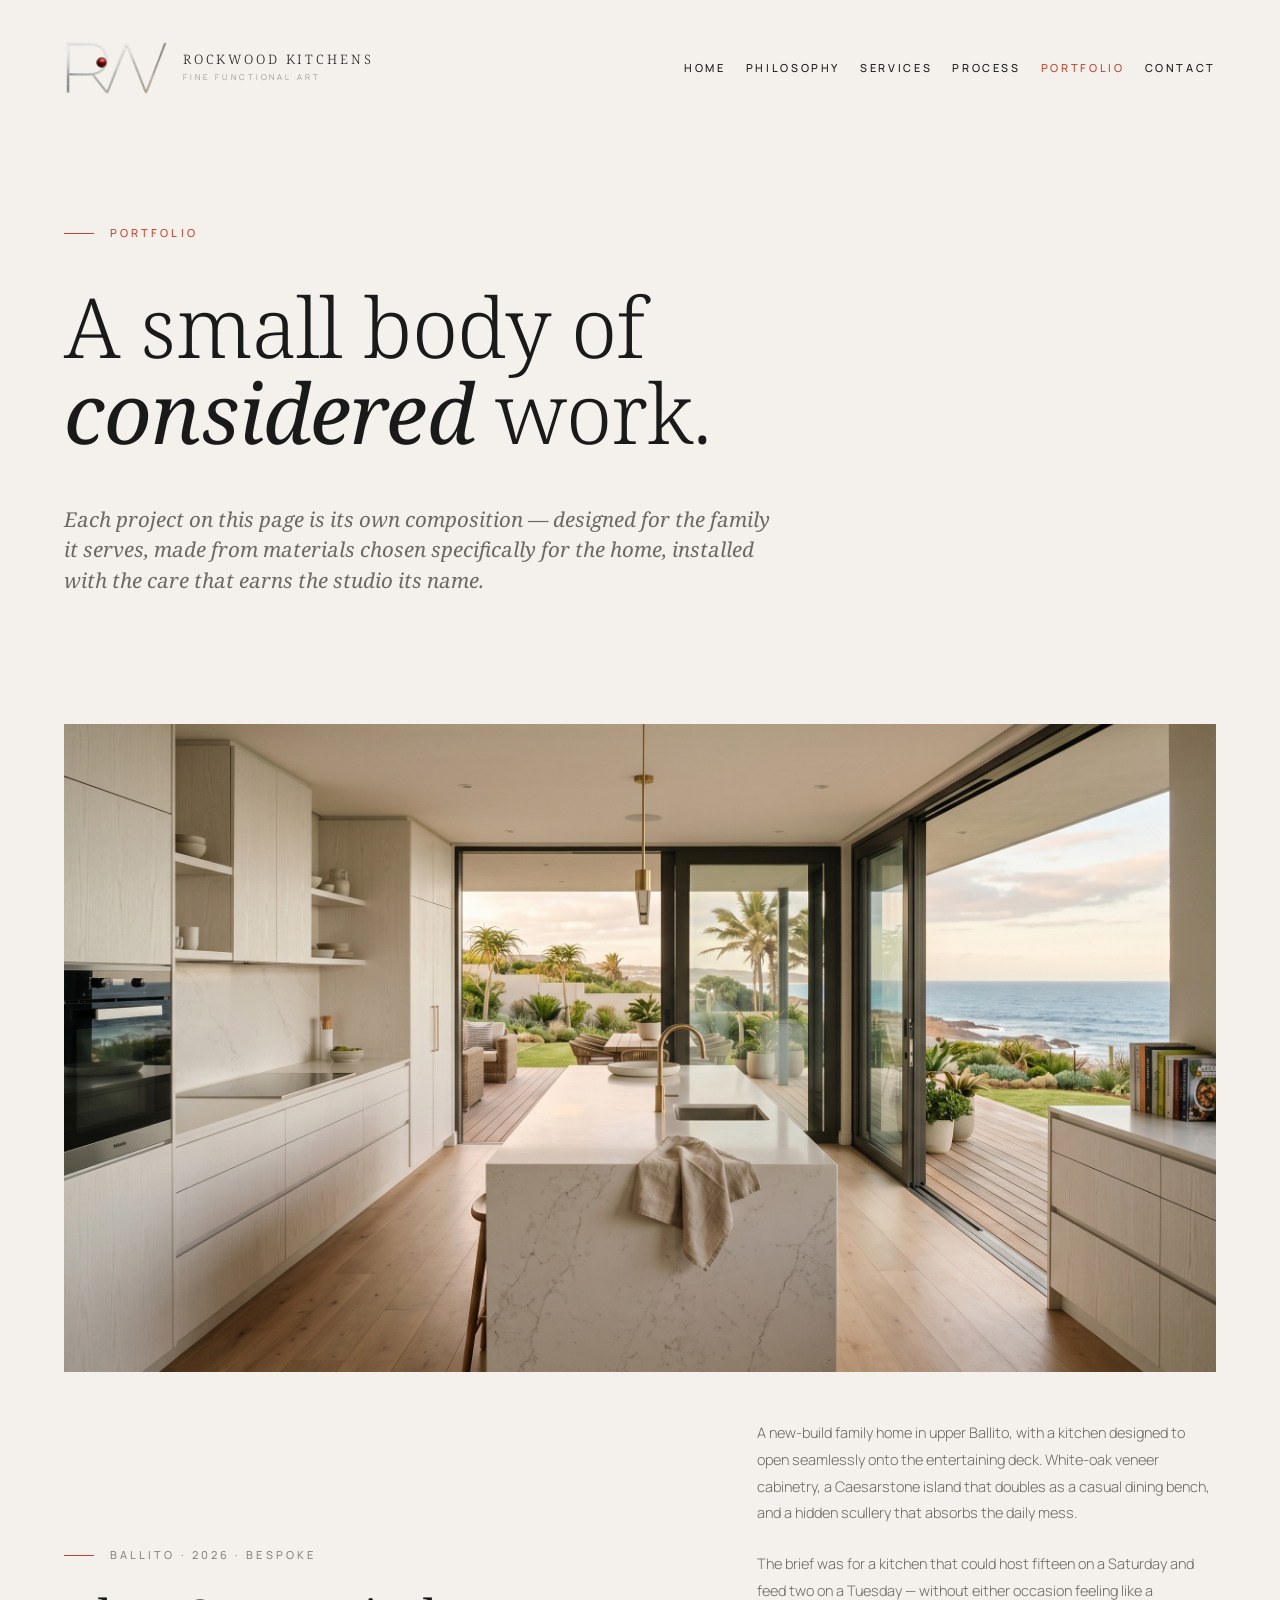
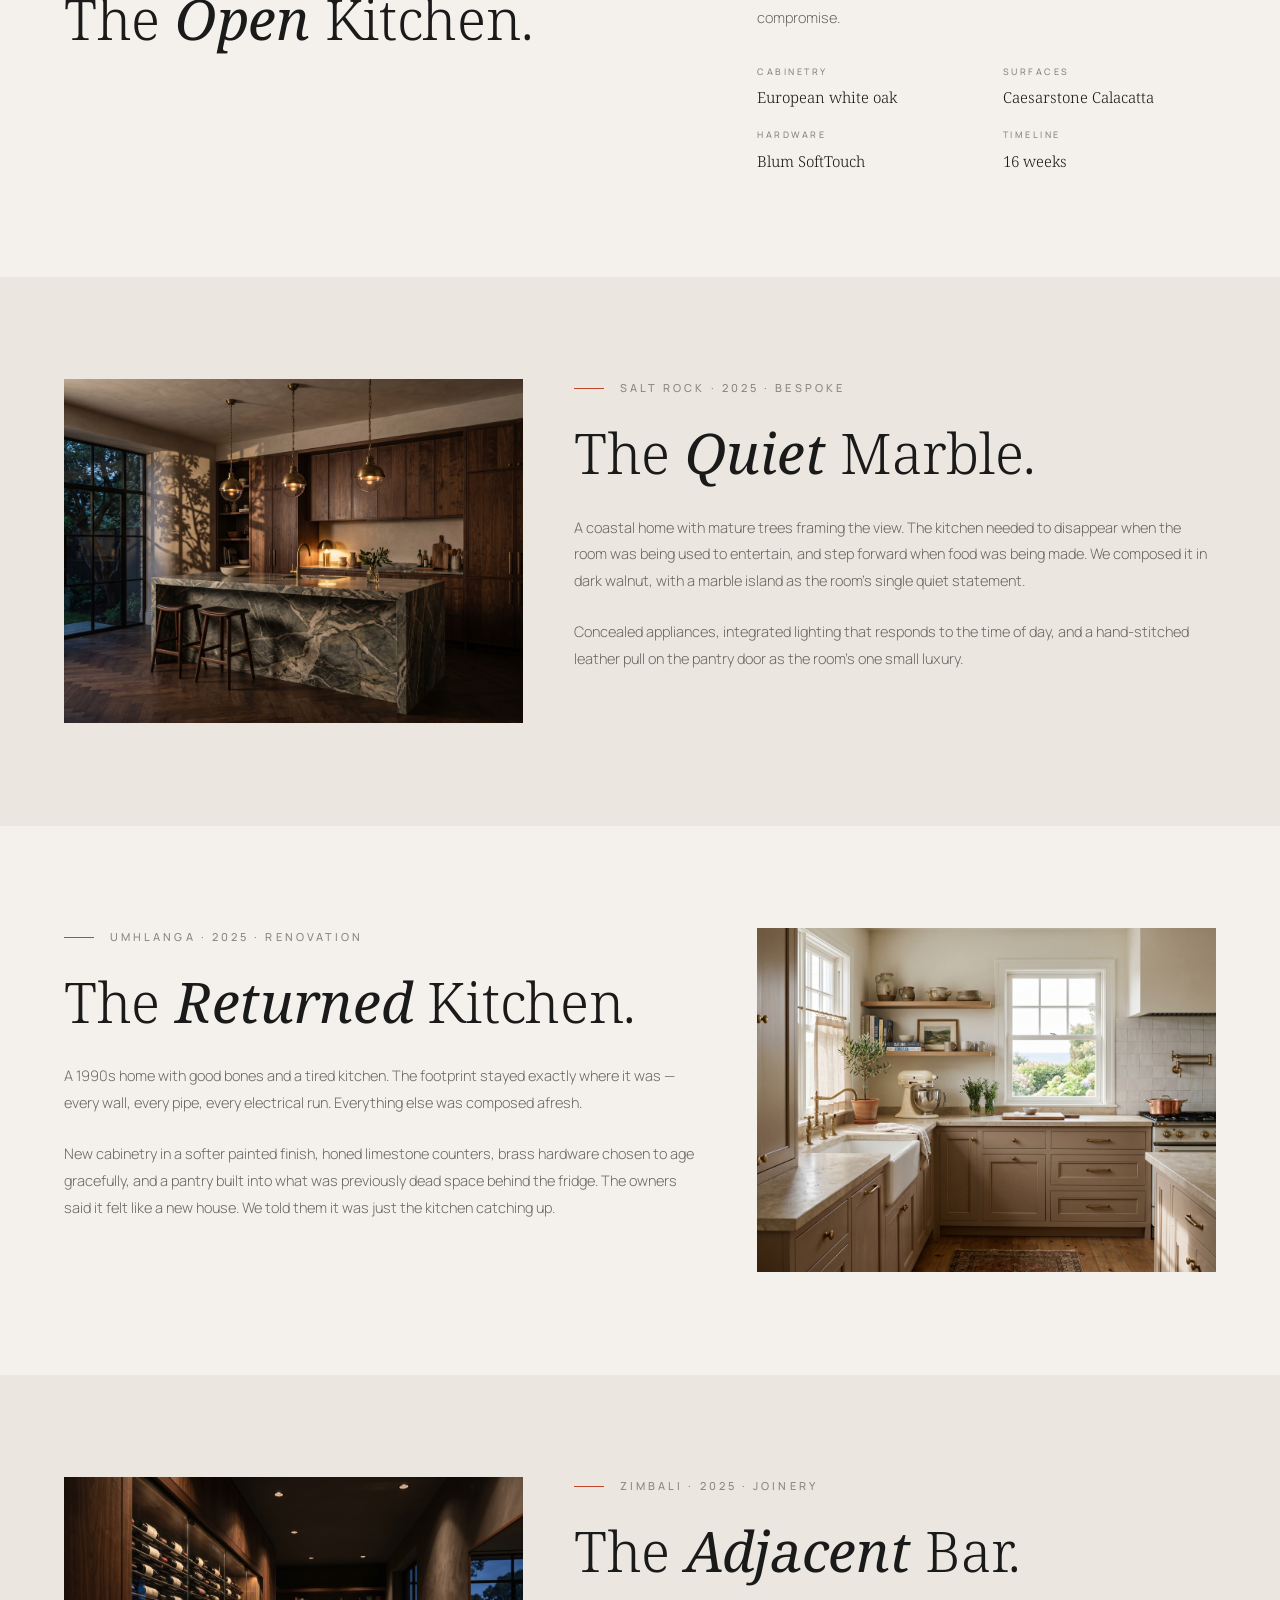
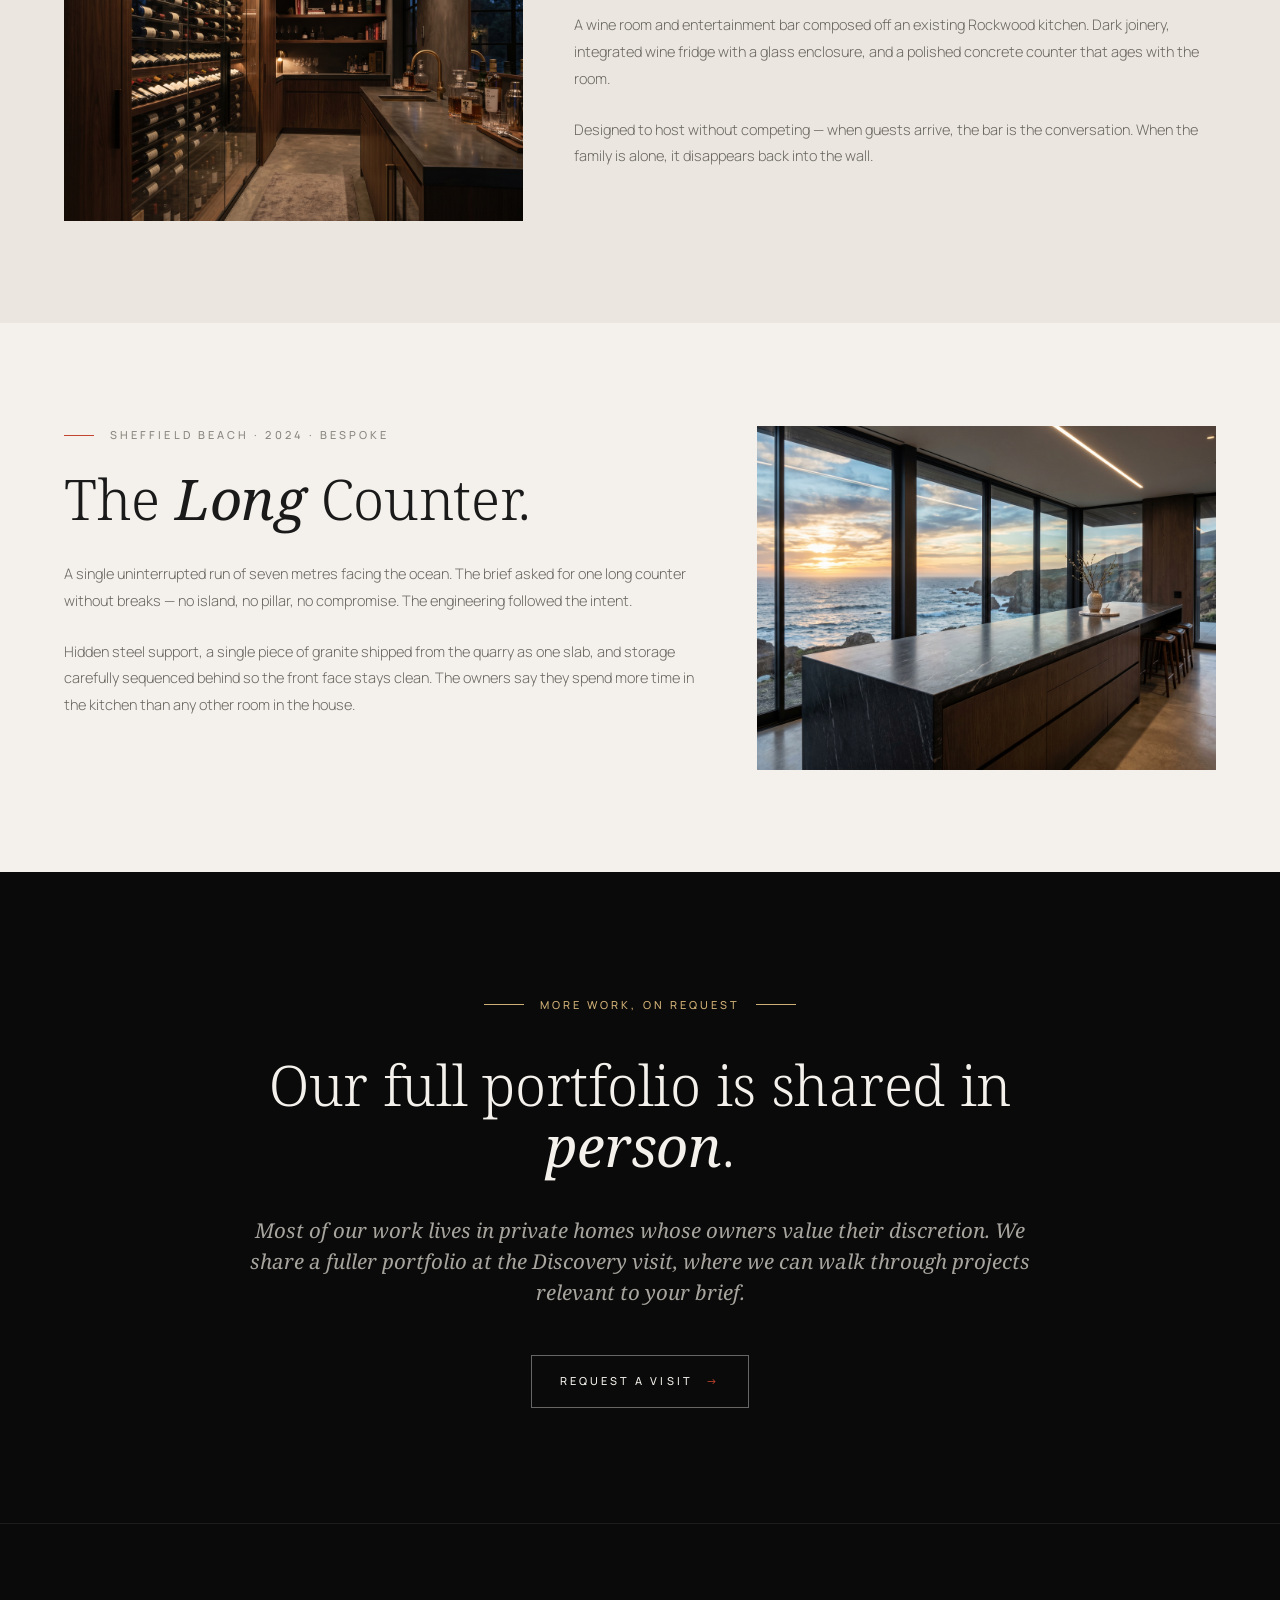
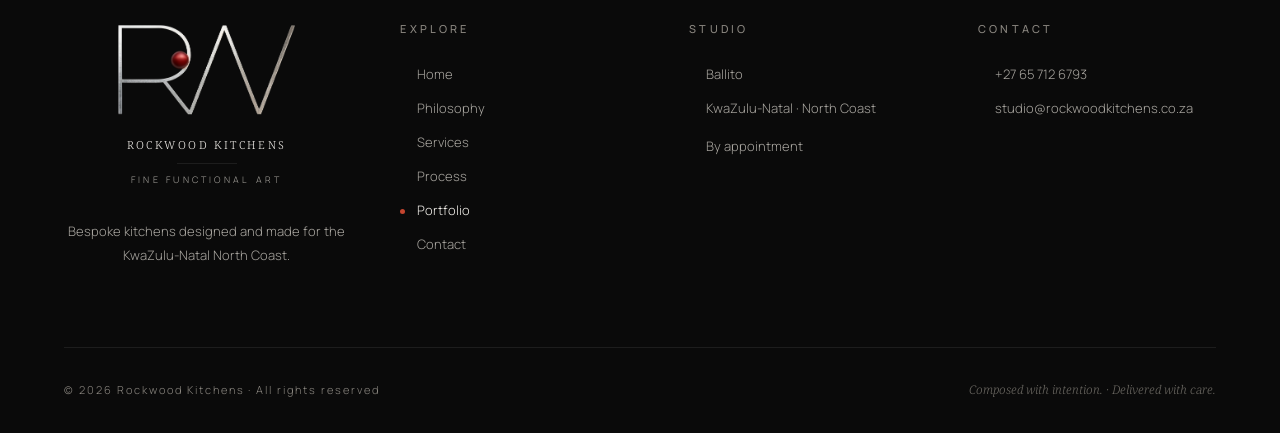
<file: portfolio.html>
<!DOCTYPE html>
<html lang="en">
<head>
<meta charset="UTF-8">
<meta name="viewport" content="width=device-width, initial-scale=1.0">
<title>Portfolio — Rockwood Kitchens</title>
<meta name="description" content="A selection of Rockwood Kitchens projects from across the KwaZulu-Natal North Coast.">
<link rel="preconnect" href="https://fonts.googleapis.com">
<link rel="preconnect" href="https://fonts.gstatic.com" crossorigin>
<link href="https://fonts.googleapis.com/css2?family=Noto+Serif:ital,wght@0,300;0,400;0,500;0,600;1,300;1,400;1,500&family=Manrope:wght@200;300;400;500;600&display=swap" rel="stylesheet">
<link rel="stylesheet" href="assets/site.css">
<link rel="canonical" href="https://rockwoodkitchens.co.za/portfolio.html">
<meta property="og:url" content="https://rockwoodkitchens.co.za/portfolio.html">
<meta property="og:site_name" content="Rockwood Kitchens">
<meta property="og:locale" content="en_ZA">
<meta name="twitter:card" content="summary_large_image">
<meta name="twitter:title" content="Portfolio — Rockwood Kitchens">
<meta name="twitter:description" content="A selection of Rockwood Kitchens projects from across the KwaZulu-Natal North Coast.">
<meta name="geo.region" content="ZA-KZN">
<meta name="geo.placename" content="Ballito">
<meta name="robots" content="index, follow">
</head>
<body>

<!-- ════════════ HEADER ════════════ -->
<header class="site-header">
  <div class="row">
    <a href="index.html" class="logo-mark">
      <img src="assets/rockwood-monogram.png" alt="Rockwood Kitchens monogram">
      <div>
        <div class="title">ROCKWOOD&nbsp;KITCHENS</div>
        <div class="sub">Fine Functional Art</div>
      </div>
    </a>
    <nav class="site-nav">
      <a href="index.html">Home</a>
      <a href="about.html">Philosophy</a>
      <a href="services.html">Services</a>
      <a href="process.html">Process</a>
      <a href="portfolio.html" class="current">Portfolio</a>
      <a href="contact.html">Contact</a>
    </nav>
    <button class="menu-toggle" aria-label="Menu">☰</button>
  </div>
</header>

<!-- ════════════ PAGE TITLE ════════════ -->
<section style="padding-top: 14rem; padding-bottom: 6rem;">
  <div class="container">
    <div style="max-width: 880px;">
      <div style="display: flex; align-items: center; gap: 1rem; margin-bottom: 2.5rem;">
        <span class="rule-short"></span>
        <span class="eyebrow">Portfolio</span>
      </div>
      <h1 class="h-hero">
        A small body of <span class="italic">considered</span> work.
      </h1>
      <p class="lead" style="margin-top: 3rem; max-width: 720px;">
        Each project on this page is its own composition — designed for the family it serves, made from materials chosen specifically for the home, installed with the care that earns the studio its name.
      </p>
    </div>
  </div>
</section>

<!-- ════════════ PROJECT 01 — large feature ════════════ -->
<section class="section" style="padding-top: 2rem;">
  <div class="container">
    <!-- REPLACE: hero image — Ballito residence, white oak galley kitchen with sea view, late-afternoon light -->
    <div class="photo-frame aspect-16-9" style="margin-bottom: 3rem;">
      <img src="assets/images/IMG-WEB-03-portfolio-open-kitchen.jpg" alt="">
    </div>
    <div class="grid-split-7-5">
      <div>
        <div style="display: flex; align-items: center; gap: 1rem; margin-bottom: 1.5rem;">
          <span class="rule-short"></span>
          <span class="eyebrow-mute">Ballito · 2026 · Bespoke</span>
        </div>
        <h2 class="h-section">
          The <span class="italic">Open</span> Kitchen.
        </h2>
      </div>
      <div>
        <p class="body-text" style="margin-bottom: 1.5rem;">
          A new-build family home in upper Ballito, with a kitchen designed to open seamlessly onto the entertaining deck. White-oak veneer cabinetry, a Caesarstone island that doubles as a casual dining bench, and a hidden scullery that absorbs the daily mess.
        </p>
        <p class="body-text" style="margin-bottom: 2rem;">
          The brief was for a kitchen that could host fifteen on a Saturday and feed two on a Tuesday — without either occasion feeling like a compromise.
        </p>
        <div style="display: grid; grid-template-columns: 1fr 1fr; gap: 1rem 2rem;">
          <div>
            <div class="eyebrow-mute" style="font-size: 9px; margin-bottom: 0.4rem;">Cabinetry</div>
            <div style="font-family: 'Noto Serif', serif; font-size: 0.95rem;">European white oak</div>
          </div>
          <div>
            <div class="eyebrow-mute" style="font-size: 9px; margin-bottom: 0.4rem;">Surfaces</div>
            <div style="font-family: 'Noto Serif', serif; font-size: 0.95rem;">Caesarstone Calacatta</div>
          </div>
          <div>
            <div class="eyebrow-mute" style="font-size: 9px; margin-bottom: 0.4rem;">Hardware</div>
            <div style="font-family: 'Noto Serif', serif; font-size: 0.95rem;">Blum SoftTouch</div>
          </div>
          <div>
            <div class="eyebrow-mute" style="font-size: 9px; margin-bottom: 0.4rem;">Timeline</div>
            <div style="font-family: 'Noto Serif', serif; font-size: 0.95rem;">16 weeks</div>
          </div>
        </div>
      </div>
    </div>
  </div>
</section>

<!-- ════════════ PROJECT 02 ════════════ -->
<section class="section" style="background: var(--cream-2);">
  <div class="container">
    <div class="grid-split-5-7" style="align-items: start;">
      <div>
        <!-- REPLACE: portfolio image — Salt Rock residence, dark walnut cabinetry, marble waterfall island, pendant lights -->
        <div class="photo-frame aspect-4-3">
          <img src="assets/images/IMG-WEB-04-portfolio-quiet-marble.jpg" alt="">
        </div>
      </div>
      <div>
        <div style="display: flex; align-items: center; gap: 1rem; margin-bottom: 1.5rem;">
          <span class="rule-short"></span>
          <span class="eyebrow-mute">Salt Rock · 2025 · Bespoke</span>
        </div>
        <h2 class="h-section" style="margin-bottom: 2rem;">
          The <span class="italic">Quiet</span> Marble.
        </h2>
        <p class="body-text" style="margin-bottom: 1.5rem;">
          A coastal home with mature trees framing the view. The kitchen needed to disappear when the room was being used to entertain, and step forward when food was being made. We composed it in dark walnut, with a marble island as the room's single quiet statement.
        </p>
        <p class="body-text">
          Concealed appliances, integrated lighting that responds to the time of day, and a hand-stitched leather pull on the pantry door as the room's one small luxury.
        </p>
      </div>
    </div>
  </div>
</section>

<!-- ════════════ PROJECT 03 ════════════ -->
<section class="section">
  <div class="container">
    <div class="grid-split-7-5" style="align-items: start;">
      <div>
        <div style="display: flex; align-items: center; gap: 1rem; margin-bottom: 1.5rem;">
          <span class="rule-short"></span>
          <span class="eyebrow-mute">Umhlanga · 2025 · Renovation</span>
        </div>
        <h2 class="h-section" style="margin-bottom: 2rem;">
          The <span class="italic">Returned</span> Kitchen.
        </h2>
        <p class="body-text" style="margin-bottom: 1.5rem;">
          A 1990s home with good bones and a tired kitchen. The footprint stayed exactly where it was — every wall, every pipe, every electrical run. Everything else was composed afresh.
        </p>
        <p class="body-text">
          New cabinetry in a softer painted finish, honed limestone counters, brass hardware chosen to age gracefully, and a pantry built into what was previously dead space behind the fridge. The owners said it felt like a new house. We told them it was just the kitchen catching up.
        </p>
      </div>
      <div>
        <!-- REPLACE: portfolio image — Umhlanga renovation, painted cabinetry in soft taupe, limestone counters, brass hardware -->
        <div class="photo-frame aspect-4-3">
          <img src="assets/images/IMG-WEB-06a-portfolio-additional.jpg" alt="">
        </div>
      </div>
    </div>
  </div>
</section>

<!-- ════════════ PROJECT 04 ════════════ -->
<section class="section" style="background: var(--cream-2);">
  <div class="container">
    <div class="grid-split-5-7" style="align-items: start;">
      <div>
        <!-- REPLACE: portfolio image — Zimbali estate, integrated wine room, glass enclosure, dark joinery -->
        <div class="photo-frame aspect-4-3">
          <img src="assets/images/IMG-WEB-06b-portfolio-additional.jpg" alt="">
        </div>
      </div>
      <div>
        <div style="display: flex; align-items: center; gap: 1rem; margin-bottom: 1.5rem;">
          <span class="rule-short"></span>
          <span class="eyebrow-mute">Zimbali · 2025 · Joinery</span>
        </div>
        <h2 class="h-section" style="margin-bottom: 2rem;">
          The <span class="italic">Adjacent</span> Bar.
        </h2>
        <p class="body-text" style="margin-bottom: 1.5rem;">
          A wine room and entertainment bar composed off an existing Rockwood kitchen. Dark joinery, integrated wine fridge with a glass enclosure, and a polished concrete counter that ages with the room.
        </p>
        <p class="body-text">
          Designed to host without competing — when guests arrive, the bar is the conversation. When the family is alone, it disappears back into the wall.
        </p>
      </div>
    </div>
  </div>
</section>

<!-- ════════════ PROJECT 05 ════════════ -->
<section class="section">
  <div class="container">
    <div class="grid-split-7-5" style="align-items: start;">
      <div>
        <div style="display: flex; align-items: center; gap: 1rem; margin-bottom: 1.5rem;">
          <span class="rule-short"></span>
          <span class="eyebrow-mute">Sheffield Beach · 2024 · Bespoke</span>
        </div>
        <h2 class="h-section" style="margin-bottom: 2rem;">
          The <span class="italic">Long</span> Counter.
        </h2>
        <p class="body-text" style="margin-bottom: 1.5rem;">
          A single uninterrupted run of seven metres facing the ocean. The brief asked for one long counter without breaks — no island, no pillar, no compromise. The engineering followed the intent.
        </p>
        <p class="body-text">
          Hidden steel support, a single piece of granite shipped from the quarry as one slab, and storage carefully sequenced behind so the front face stays clean. The owners say they spend more time in the kitchen than any other room in the house.
        </p>
      </div>
      <div>
        <!-- REPLACE: portfolio image — Sheffield Beach kitchen, long granite counter facing ocean, minimal cabinetry -->
        <div class="photo-frame aspect-4-3">
          <img src="assets/images/IMG-WEB-06c-portfolio-additional.jpg" alt="">
        </div>
      </div>
    </div>
  </div>
</section>

<!-- ════════════ MORE ON REQUEST ════════════ -->
<section style="background: var(--ink-2); color: var(--cream); padding: clamp(5rem, 9vw, 9rem) 0;">
  <div class="container">
    <div style="text-align: center; max-width: 780px; margin: 0 auto;">
      <div style="display: inline-flex; align-items: center; gap: 1rem; margin-bottom: 2.5rem;">
        <span class="rule-gold"></span>
        <span class="eyebrow-gold">More work, on request</span>
        <span class="rule-gold"></span>
      </div>
      <h2 class="h-section h-section-light" style="margin-bottom: 2.5rem;">
        Our full portfolio is shared in <span class="italic">person</span>.
      </h2>
      <p class="lead" style="color: var(--mute-3); margin-bottom: 3rem;">
        Most of our work lives in private homes whose owners value their discretion. We share a fuller portfolio at the Discovery visit, where we can walk through projects relevant to your brief.
      </p>
      <a href="contact.html" class="btn-outline on-dark">Request a Visit <span class="arrow">→</span></a>
    </div>
  </div>
</section>

<!-- ════════════ FOOTER ════════════ -->
<footer class="site-footer">
  <div class="row">
    <div class="footer-brand">
      <div class="center-block">
        <img src="assets/rockwood-monogram.png" alt="Rockwood Kitchens">
        <div class="title">ROCKWOOD&nbsp;KITCHENS</div>
        <div class="sub-rule"></div>
        <div class="sub">Fine Functional Art</div>
      </div>
      <p class="footer-tagline" style="margin: 2rem auto 0; text-align: center;">
        Bespoke kitchens designed and made for the KwaZulu-Natal North Coast.
      </p>
    </div>
    <div class="footer-col">
      <h5>Explore</h5>
      <ul>
        <li><a href="index.html">Home</a></li>
        <li><a href="about.html">Philosophy</a></li>
        <li><a href="services.html">Services</a></li>
        <li><a href="process.html">Process</a></li>
        <li class="current"><a href="portfolio.html">Portfolio</a></li>
        <li><a href="contact.html">Contact</a></li>
      </ul>
    </div>
    <div class="footer-col">
      <h5>Studio</h5>
      <ul class="contact-list">
        <li>Ballito</li>
        <li class="muted">KwaZulu-Natal · North Coast</li>
        <li style="margin-top: 1rem;">By appointment</li>
      </ul>
    </div>
    <div class="footer-col">
      <h5>Contact</h5>
      <ul class="contact-list">
        <li><a href="tel:+27657126793">+27&nbsp;65&nbsp;712&nbsp;6793</a></li>
        <li><a href="mailto:studio@rockwoodkitchens.co.za">studio@rockwoodkitchens.co.za</a></li>
      </ul>
    </div>
  </div>
  <div class="copyright-row">
    <span>© 2026 Rockwood Kitchens · All rights reserved</span>
    <span class="closing-italic">Composed with intention. · Delivered with care.</span>
  </div>
</footer>

<script>
  document.querySelector('.menu-toggle')?.addEventListener('click', () => {
    const nav = document.querySelector('.site-nav');
    nav.style.display = nav.style.display === 'flex' ? 'none' : 'flex';
  });
</script>

</body>
</html>
</file>
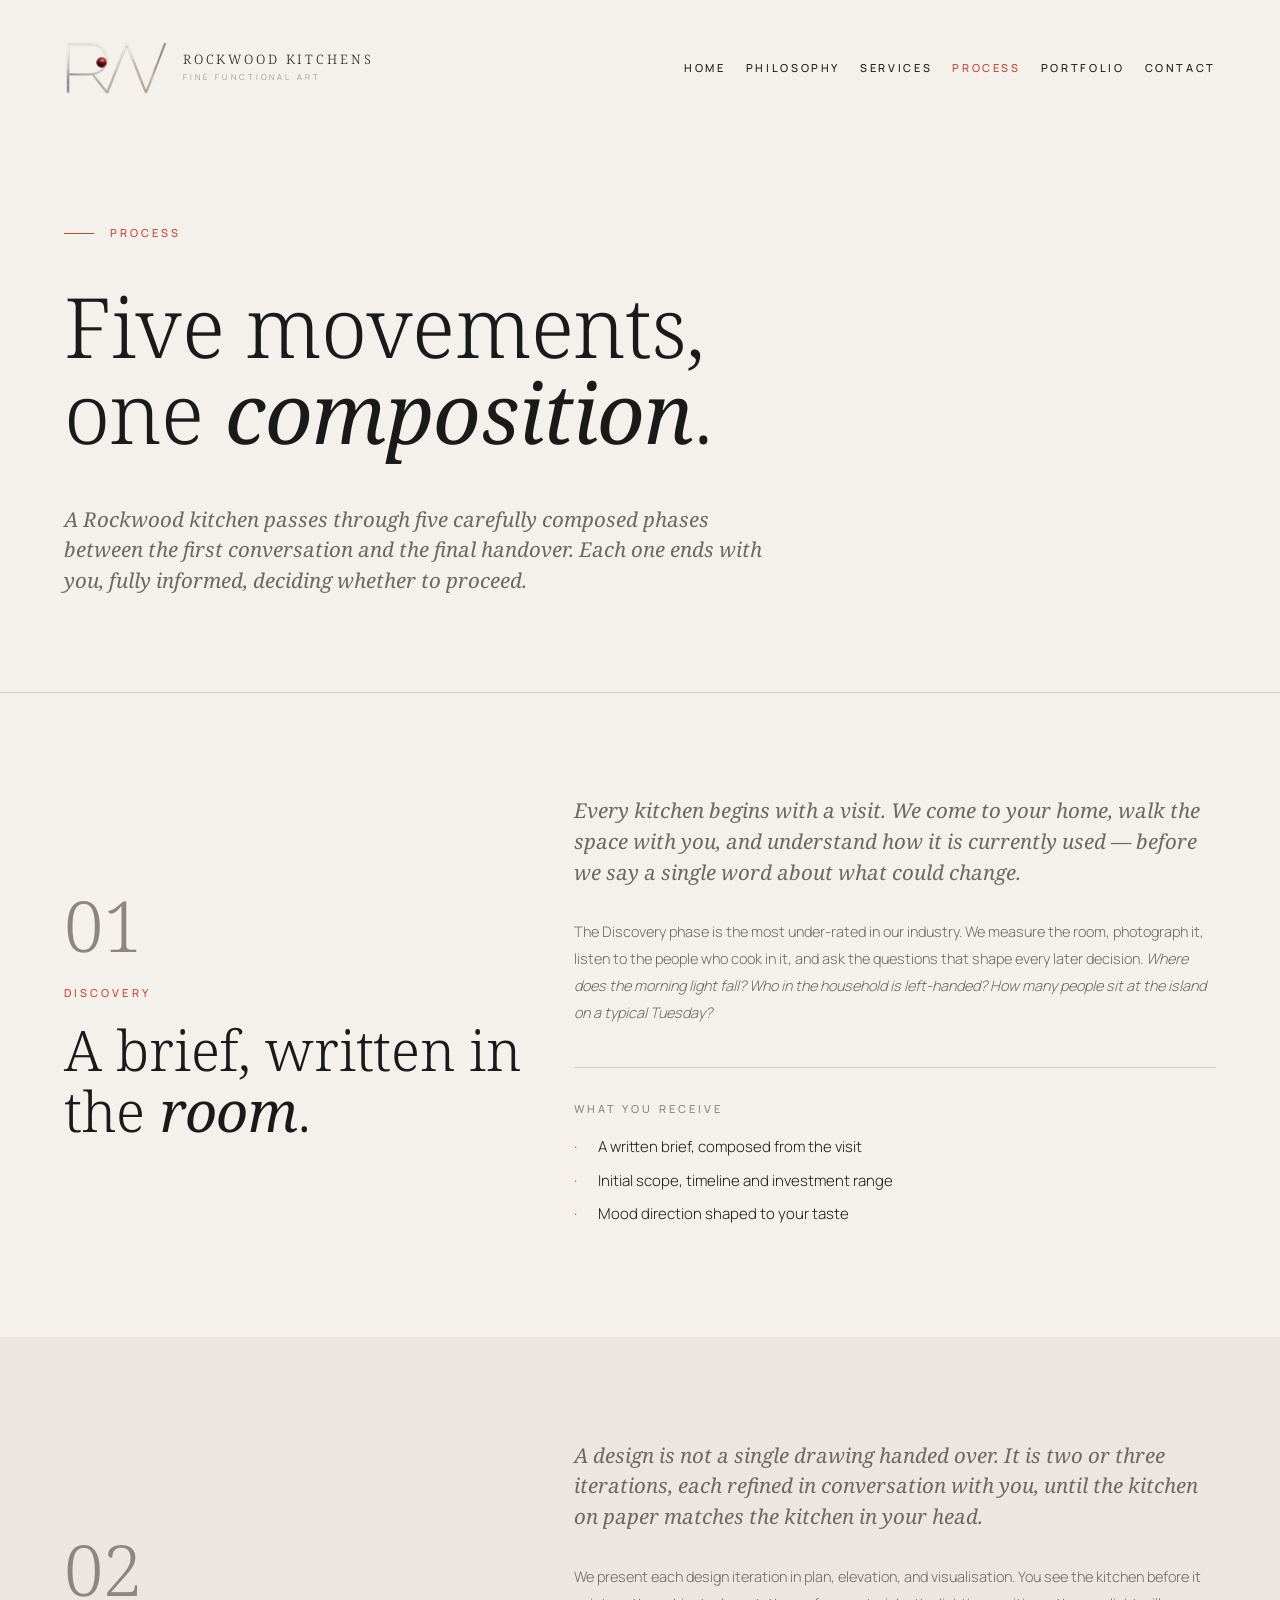
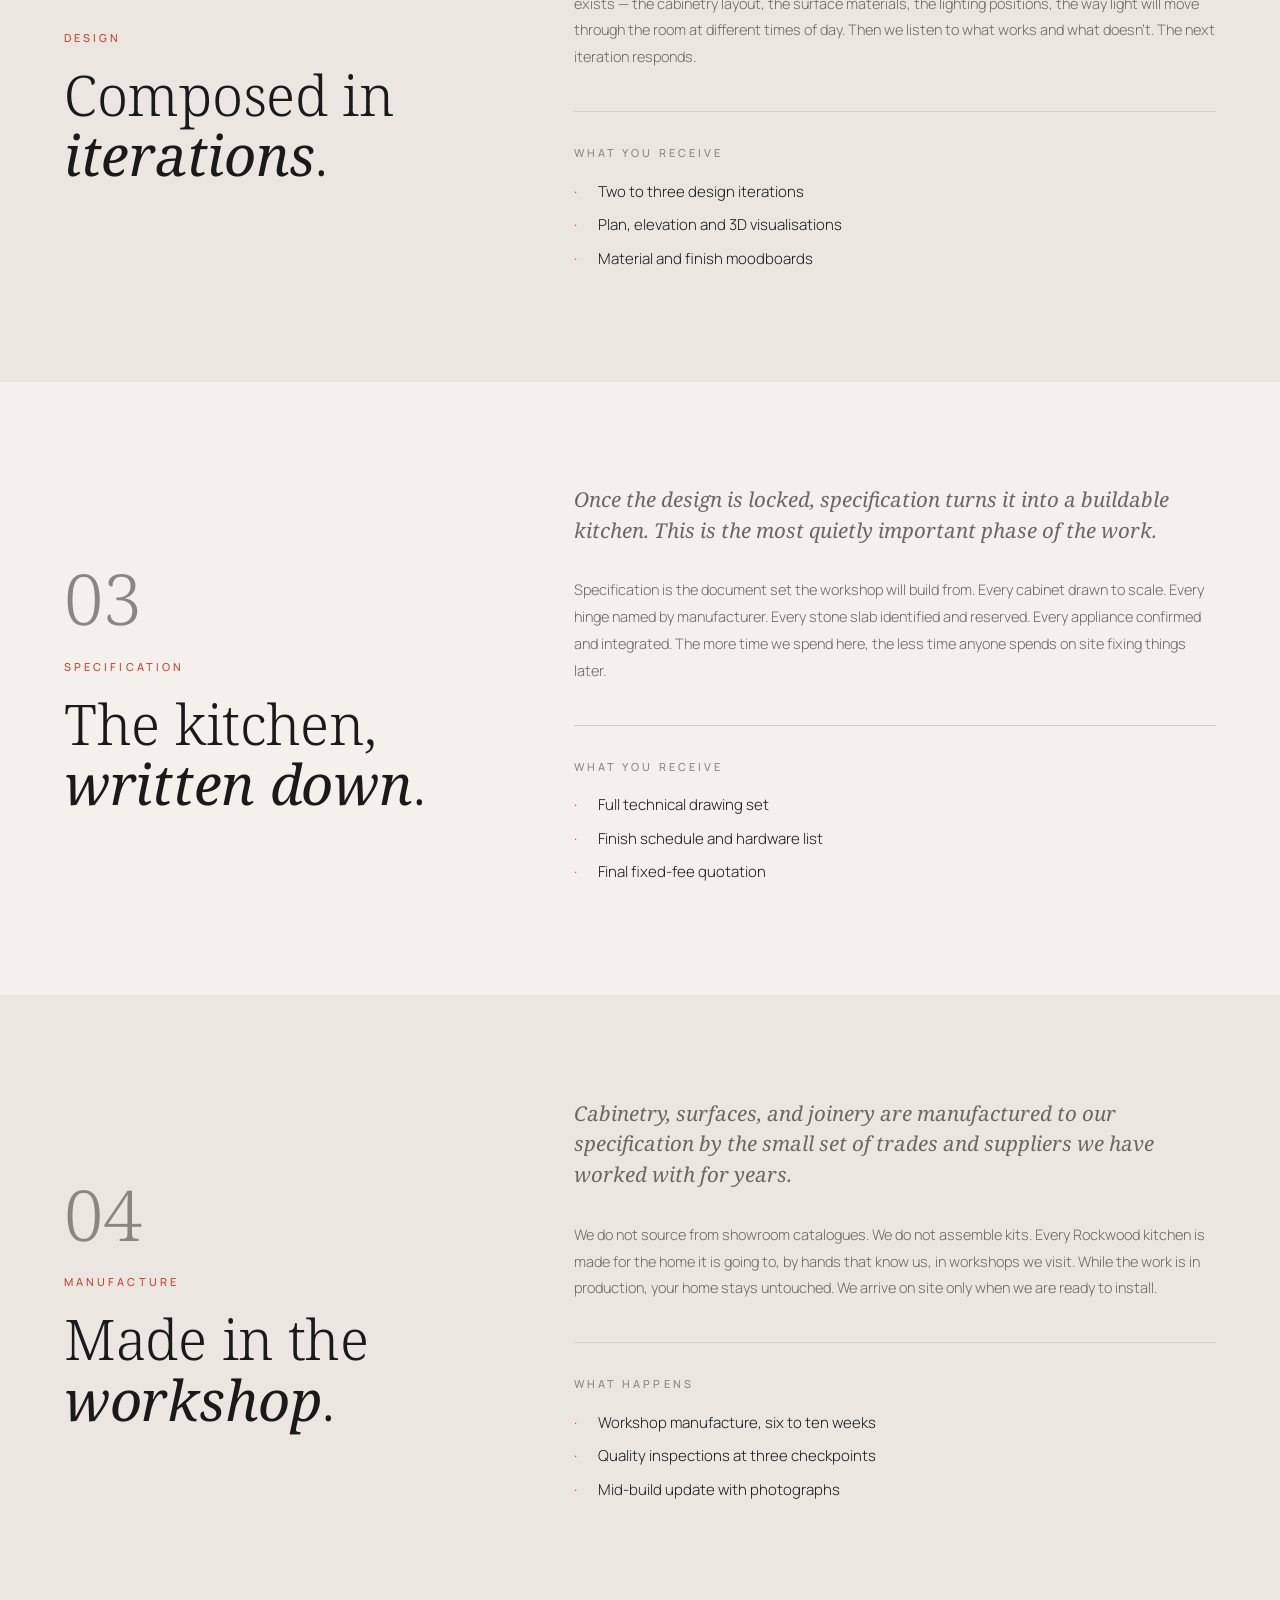
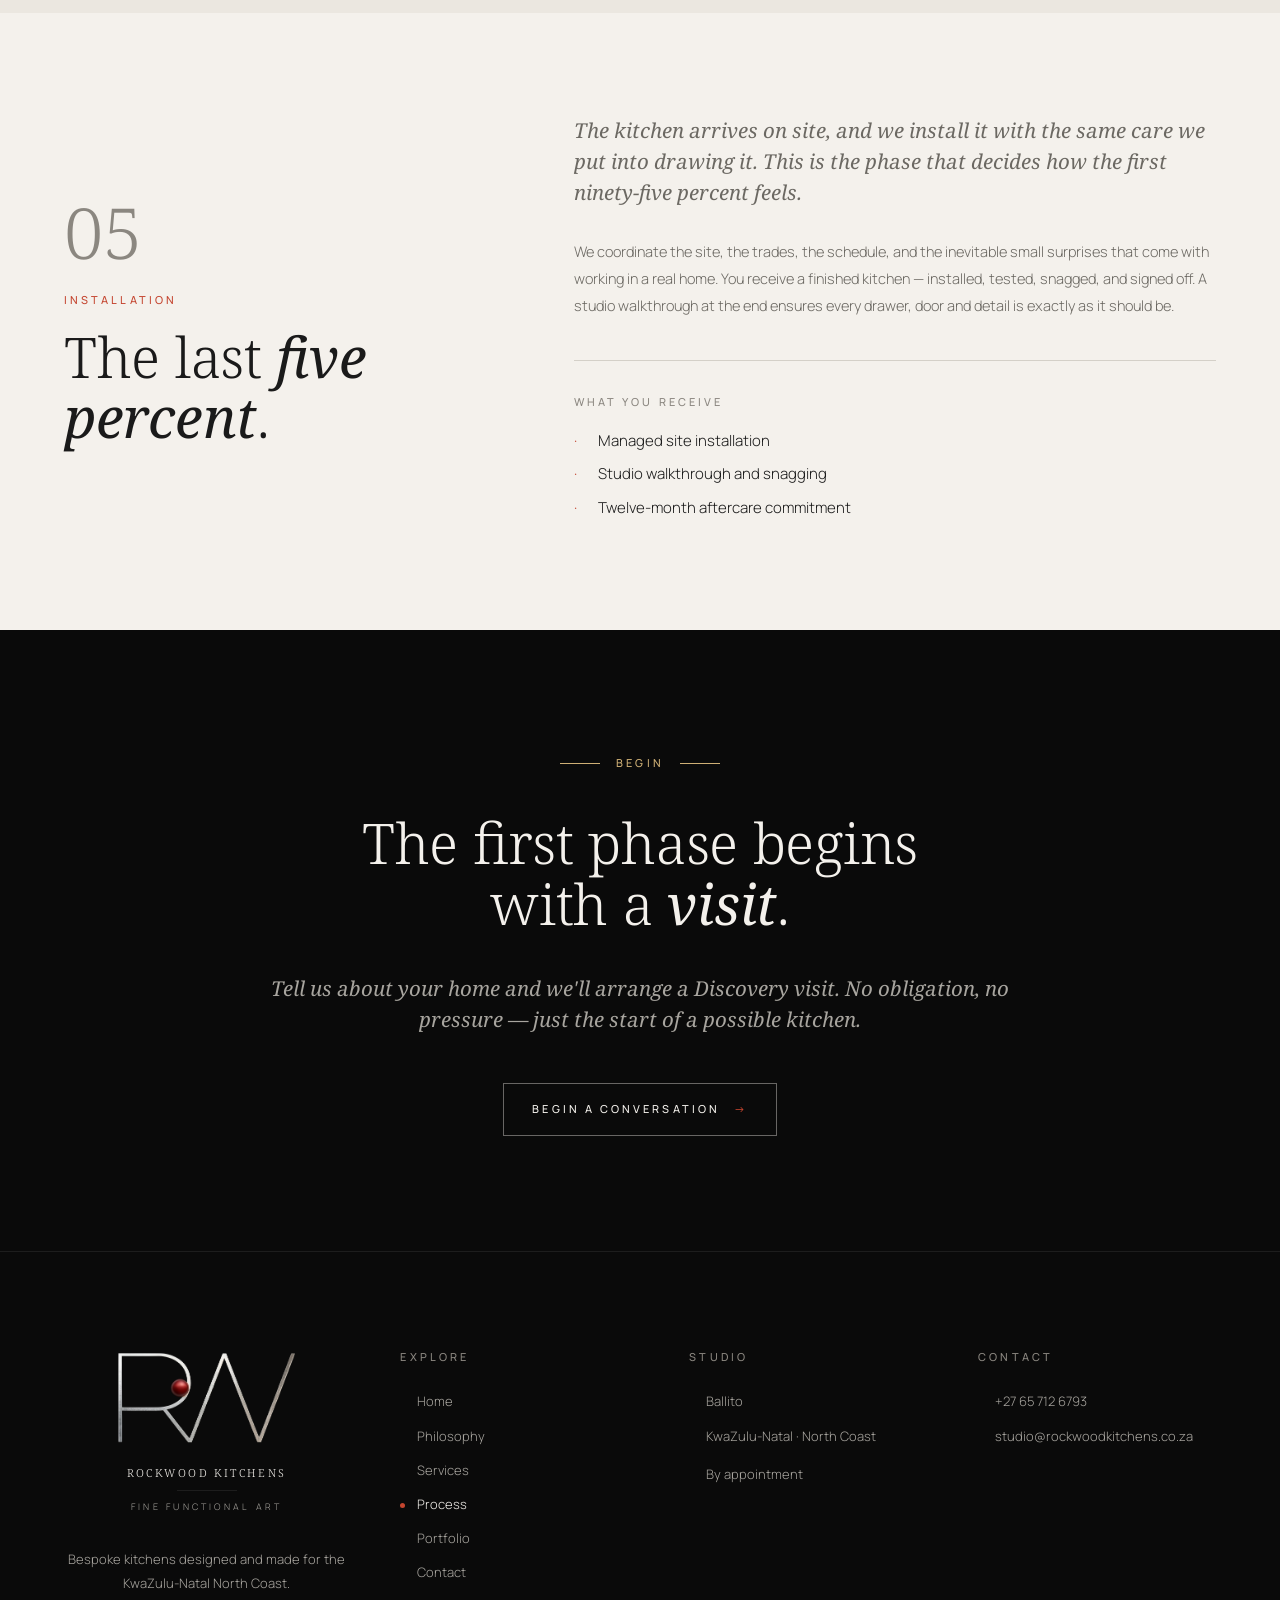
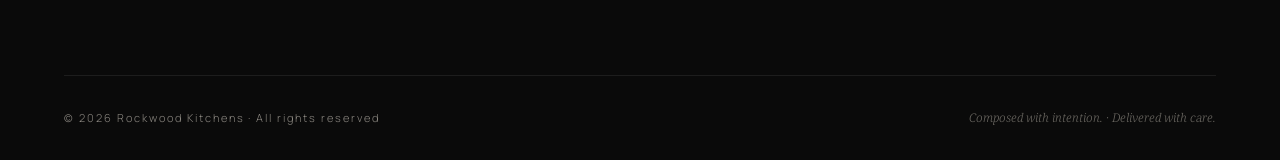
<file: process.html>
<!DOCTYPE html>
<html lang="en">
<head>
<meta charset="UTF-8">
<meta name="viewport" content="width=device-width, initial-scale=1.0">
<title>Process — Rockwood Kitchens</title>
<meta name="description" content="The five movements of a Rockwood Kitchens engagement — Discovery, Design, Specification, Manufacture, and Installation.">
<link rel="preconnect" href="https://fonts.googleapis.com">
<link rel="preconnect" href="https://fonts.gstatic.com" crossorigin>
<link href="https://fonts.googleapis.com/css2?family=Noto+Serif:ital,wght@0,300;0,400;0,500;0,600;1,300;1,400;1,500&family=Manrope:wght@200;300;400;500;600&display=swap" rel="stylesheet">
<link rel="stylesheet" href="assets/site.css">
<link rel="canonical" href="https://rockwoodkitchens.co.za/process.html">
<meta property="og:url" content="https://rockwoodkitchens.co.za/process.html">
<meta property="og:site_name" content="Rockwood Kitchens">
<meta property="og:locale" content="en_ZA">
<meta name="twitter:card" content="summary_large_image">
<meta name="twitter:title" content="Process — Rockwood Kitchens">
<meta name="twitter:description" content="The five movements of a Rockwood Kitchens engagement, from Discovery to Installation.">
<meta name="geo.region" content="ZA-KZN">
<meta name="geo.placename" content="Ballito">
<meta name="robots" content="index, follow">
</head>
<body>

<!-- ════════════ HEADER ════════════ -->
<header class="site-header">
  <div class="row">
    <a href="index.html" class="logo-mark">
      <img src="assets/rockwood-monogram.png" alt="Rockwood Kitchens monogram">
      <div>
        <div class="title">ROCKWOOD&nbsp;KITCHENS</div>
        <div class="sub">Fine Functional Art</div>
      </div>
    </a>
    <nav class="site-nav">
      <a href="index.html">Home</a>
      <a href="about.html">Philosophy</a>
      <a href="services.html">Services</a>
      <a href="process.html" class="current">Process</a>
      <a href="portfolio.html">Portfolio</a>
      <a href="contact.html">Contact</a>
    </nav>
    <button class="menu-toggle" aria-label="Menu">☰</button>
  </div>
</header>

<!-- ════════════ PAGE TITLE ════════════ -->
<section style="padding-top: 14rem; padding-bottom: 6rem;">
  <div class="container">
    <div style="max-width: 880px;">
      <div style="display: flex; align-items: center; gap: 1rem; margin-bottom: 2.5rem;">
        <span class="rule-short"></span>
        <span class="eyebrow">Process</span>
      </div>
      <h1 class="h-hero">
        Five movements,<br>
        one <span class="italic">composition</span>.
      </h1>
      <p class="lead" style="margin-top: 3rem; max-width: 720px;">
        A Rockwood kitchen passes through five carefully composed phases between the first conversation and the final handover. Each one ends with you, fully informed, deciding whether to proceed.
      </p>
    </div>
  </div>
</section>

<!-- ════════════ PHASE 01 — DISCOVERY ════════════ -->
<section class="section" style="border-top: 1px solid var(--line);">
  <div class="container">
    <div class="grid-split-5-7">
      <div>
        <div class="numeral">01</div>
        <div class="eyebrow" style="margin-top: 1.5rem;">Discovery</div>
        <h2 class="h-section" style="margin-top: 1rem;">
          A brief, written in the <span class="italic">room</span>.
        </h2>
      </div>
      <div>
        <p class="lead" style="margin-bottom: 2rem;">
          Every kitchen begins with a visit. We come to your home, walk the space with you, and understand how it is currently used — before we say a single word about what could change.
        </p>
        <p class="body-text" style="margin-bottom: 1.5rem;">
          The Discovery phase is the most under-rated in our industry. We measure the room, photograph it, listen to the people who cook in it, and ask the questions that shape every later decision. <em>Where does the morning light fall? Who in the household is left-handed? How many people sit at the island on a typical Tuesday?</em>
        </p>
        <div style="padding-top: 2rem; border-top: 1px solid var(--line); margin-top: 2.5rem;">
          <div class="eyebrow-mute" style="margin-bottom: 1rem;">What you receive</div>
          <ul style="list-style: none; padding: 0;">
            <li style="padding-left: 1.5rem; position: relative; margin-bottom: 0.5rem;"><span style="position: absolute; left: 0; color: var(--rust);">·</span> A written brief, composed from the visit</li>
            <li style="padding-left: 1.5rem; position: relative; margin-bottom: 0.5rem;"><span style="position: absolute; left: 0; color: var(--rust);">·</span> Initial scope, timeline and investment range</li>
            <li style="padding-left: 1.5rem; position: relative; margin-bottom: 0.5rem;"><span style="position: absolute; left: 0; color: var(--rust);">·</span> Mood direction shaped to your taste</li>
          </ul>
        </div>
      </div>
    </div>
  </div>
</section>

<!-- ════════════ PHASE 02 — DESIGN ════════════ -->
<section class="section" style="background: var(--cream-2);">
  <div class="container">
    <div class="grid-split-5-7">
      <div>
        <div class="numeral">02</div>
        <div class="eyebrow" style="margin-top: 1.5rem;">Design</div>
        <h2 class="h-section" style="margin-top: 1rem;">
          Composed in <span class="italic">iterations</span>.
        </h2>
      </div>
      <div>
        <p class="lead" style="margin-bottom: 2rem;">
          A design is not a single drawing handed over. It is two or three iterations, each refined in conversation with you, until the kitchen on paper matches the kitchen in your head.
        </p>
        <p class="body-text" style="margin-bottom: 1.5rem;">
          We present each design iteration in plan, elevation, and visualisation. You see the kitchen before it exists — the cabinetry layout, the surface materials, the lighting positions, the way light will move through the room at different times of day. Then we listen to what works and what doesn't. The next iteration responds.
        </p>
        <div style="padding-top: 2rem; border-top: 1px solid var(--line); margin-top: 2.5rem;">
          <div class="eyebrow-mute" style="margin-bottom: 1rem;">What you receive</div>
          <ul style="list-style: none; padding: 0;">
            <li style="padding-left: 1.5rem; position: relative; margin-bottom: 0.5rem;"><span style="position: absolute; left: 0; color: var(--rust);">·</span> Two to three design iterations</li>
            <li style="padding-left: 1.5rem; position: relative; margin-bottom: 0.5rem;"><span style="position: absolute; left: 0; color: var(--rust);">·</span> Plan, elevation and 3D visualisations</li>
            <li style="padding-left: 1.5rem; position: relative; margin-bottom: 0.5rem;"><span style="position: absolute; left: 0; color: var(--rust);">·</span> Material and finish moodboards</li>
          </ul>
        </div>
      </div>
    </div>
  </div>
</section>

<!-- ════════════ PHASE 03 — SPECIFICATION ════════════ -->
<section class="section">
  <div class="container">
    <div class="grid-split-5-7">
      <div>
        <div class="numeral">03</div>
        <div class="eyebrow" style="margin-top: 1.5rem;">Specification</div>
        <h2 class="h-section" style="margin-top: 1rem;">
          The kitchen, <span class="italic">written down</span>.
        </h2>
      </div>
      <div>
        <p class="lead" style="margin-bottom: 2rem;">
          Once the design is locked, specification turns it into a buildable kitchen. This is the most quietly important phase of the work.
        </p>
        <p class="body-text" style="margin-bottom: 1.5rem;">
          Specification is the document set the workshop will build from. Every cabinet drawn to scale. Every hinge named by manufacturer. Every stone slab identified and reserved. Every appliance confirmed and integrated. The more time we spend here, the less time anyone spends on site fixing things later.
        </p>
        <div style="padding-top: 2rem; border-top: 1px solid var(--line); margin-top: 2.5rem;">
          <div class="eyebrow-mute" style="margin-bottom: 1rem;">What you receive</div>
          <ul style="list-style: none; padding: 0;">
            <li style="padding-left: 1.5rem; position: relative; margin-bottom: 0.5rem;"><span style="position: absolute; left: 0; color: var(--rust);">·</span> Full technical drawing set</li>
            <li style="padding-left: 1.5rem; position: relative; margin-bottom: 0.5rem;"><span style="position: absolute; left: 0; color: var(--rust);">·</span> Finish schedule and hardware list</li>
            <li style="padding-left: 1.5rem; position: relative; margin-bottom: 0.5rem;"><span style="position: absolute; left: 0; color: var(--rust);">·</span> Final fixed-fee quotation</li>
          </ul>
        </div>
      </div>
    </div>
  </div>
</section>

<!-- ════════════ PHASE 04 — MANUFACTURE ════════════ -->
<section class="section" style="background: var(--cream-2);">
  <div class="container">
    <div class="grid-split-5-7">
      <div>
        <div class="numeral">04</div>
        <div class="eyebrow" style="margin-top: 1.5rem;">Manufacture</div>
        <h2 class="h-section" style="margin-top: 1rem;">
          Made in the <span class="italic">workshop</span>.
        </h2>
      </div>
      <div>
        <p class="lead" style="margin-bottom: 2rem;">
          Cabinetry, surfaces, and joinery are manufactured to our specification by the small set of trades and suppliers we have worked with for years.
        </p>
        <p class="body-text" style="margin-bottom: 1.5rem;">
          We do not source from showroom catalogues. We do not assemble kits. Every Rockwood kitchen is made for the home it is going to, by hands that know us, in workshops we visit. While the work is in production, your home stays untouched. We arrive on site only when we are ready to install.
        </p>
        <div style="padding-top: 2rem; border-top: 1px solid var(--line); margin-top: 2.5rem;">
          <div class="eyebrow-mute" style="margin-bottom: 1rem;">What happens</div>
          <ul style="list-style: none; padding: 0;">
            <li style="padding-left: 1.5rem; position: relative; margin-bottom: 0.5rem;"><span style="position: absolute; left: 0; color: var(--rust);">·</span> Workshop manufacture, six to ten weeks</li>
            <li style="padding-left: 1.5rem; position: relative; margin-bottom: 0.5rem;"><span style="position: absolute; left: 0; color: var(--rust);">·</span> Quality inspections at three checkpoints</li>
            <li style="padding-left: 1.5rem; position: relative; margin-bottom: 0.5rem;"><span style="position: absolute; left: 0; color: var(--rust);">·</span> Mid-build update with photographs</li>
          </ul>
        </div>
      </div>
    </div>
  </div>
</section>

<!-- ════════════ PHASE 05 — INSTALLATION ════════════ -->
<section class="section">
  <div class="container">
    <div class="grid-split-5-7">
      <div>
        <div class="numeral">05</div>
        <div class="eyebrow" style="margin-top: 1.5rem;">Installation</div>
        <h2 class="h-section" style="margin-top: 1rem;">
          The last <span class="italic">five percent</span>.
        </h2>
      </div>
      <div>
        <p class="lead" style="margin-bottom: 2rem;">
          The kitchen arrives on site, and we install it with the same care we put into drawing it. This is the phase that decides how the first ninety-five percent feels.
        </p>
        <p class="body-text" style="margin-bottom: 1.5rem;">
          We coordinate the site, the trades, the schedule, and the inevitable small surprises that come with working in a real home. You receive a finished kitchen — installed, tested, snagged, and signed off. A studio walkthrough at the end ensures every drawer, door and detail is exactly as it should be.
        </p>
        <div style="padding-top: 2rem; border-top: 1px solid var(--line); margin-top: 2.5rem;">
          <div class="eyebrow-mute" style="margin-bottom: 1rem;">What you receive</div>
          <ul style="list-style: none; padding: 0;">
            <li style="padding-left: 1.5rem; position: relative; margin-bottom: 0.5rem;"><span style="position: absolute; left: 0; color: var(--rust);">·</span> Managed site installation</li>
            <li style="padding-left: 1.5rem; position: relative; margin-bottom: 0.5rem;"><span style="position: absolute; left: 0; color: var(--rust);">·</span> Studio walkthrough and snagging</li>
            <li style="padding-left: 1.5rem; position: relative; margin-bottom: 0.5rem;"><span style="position: absolute; left: 0; color: var(--rust);">·</span> Twelve-month aftercare commitment</li>
          </ul>
        </div>
      </div>
    </div>
  </div>
</section>

<!-- ════════════ CTA ════════════ -->
<section style="background: var(--ink-2); color: var(--cream); padding: clamp(5rem, 9vw, 9rem) 0;">
  <div class="container">
    <div style="text-align: center; max-width: 780px; margin: 0 auto;">
      <div style="display: inline-flex; align-items: center; gap: 1rem; margin-bottom: 2.5rem;">
        <span class="rule-gold"></span>
        <span class="eyebrow-gold">Begin</span>
        <span class="rule-gold"></span>
      </div>
      <h2 class="h-section h-section-light" style="margin-bottom: 2.5rem;">
        The first phase begins<br>
        with a <span class="italic">visit</span>.
      </h2>
      <p class="lead" style="color: var(--mute-3); margin-bottom: 3rem;">
        Tell us about your home and we'll arrange a Discovery visit. No obligation, no pressure — just the start of a possible kitchen.
      </p>
      <a href="contact.html" class="btn-outline on-dark">Begin a Conversation <span class="arrow">→</span></a>
    </div>
  </div>
</section>

<!-- ════════════ FOOTER ════════════ -->
<footer class="site-footer">
  <div class="row">
    <div class="footer-brand">
      <div class="center-block">
        <img src="assets/rockwood-monogram.png" alt="Rockwood Kitchens">
        <div class="title">ROCKWOOD&nbsp;KITCHENS</div>
        <div class="sub-rule"></div>
        <div class="sub">Fine Functional Art</div>
      </div>
      <p class="footer-tagline" style="margin: 2rem auto 0; text-align: center;">
        Bespoke kitchens designed and made for the KwaZulu-Natal North Coast.
      </p>
    </div>
    <div class="footer-col">
      <h5>Explore</h5>
      <ul>
        <li><a href="index.html">Home</a></li>
        <li><a href="about.html">Philosophy</a></li>
        <li><a href="services.html">Services</a></li>
        <li class="current"><a href="process.html">Process</a></li>
        <li><a href="portfolio.html">Portfolio</a></li>
        <li><a href="contact.html">Contact</a></li>
      </ul>
    </div>
    <div class="footer-col">
      <h5>Studio</h5>
      <ul class="contact-list">
        <li>Ballito</li>
        <li class="muted">KwaZulu-Natal · North Coast</li>
        <li style="margin-top: 1rem;">By appointment</li>
      </ul>
    </div>
    <div class="footer-col">
      <h5>Contact</h5>
      <ul class="contact-list">
        <li><a href="tel:+27657126793">+27&nbsp;65&nbsp;712&nbsp;6793</a></li>
        <li><a href="mailto:studio@rockwoodkitchens.co.za">studio@rockwoodkitchens.co.za</a></li>
      </ul>
    </div>
  </div>
  <div class="copyright-row">
    <span>© 2026 Rockwood Kitchens · All rights reserved</span>
    <span class="closing-italic">Composed with intention. · Delivered with care.</span>
  </div>
</footer>

<script>
  document.querySelector('.menu-toggle')?.addEventListener('click', () => {
    const nav = document.querySelector('.site-nav');
    nav.style.display = nav.style.display === 'flex' ? 'none' : 'flex';
  });
</script>

</body>
</html>
</file>
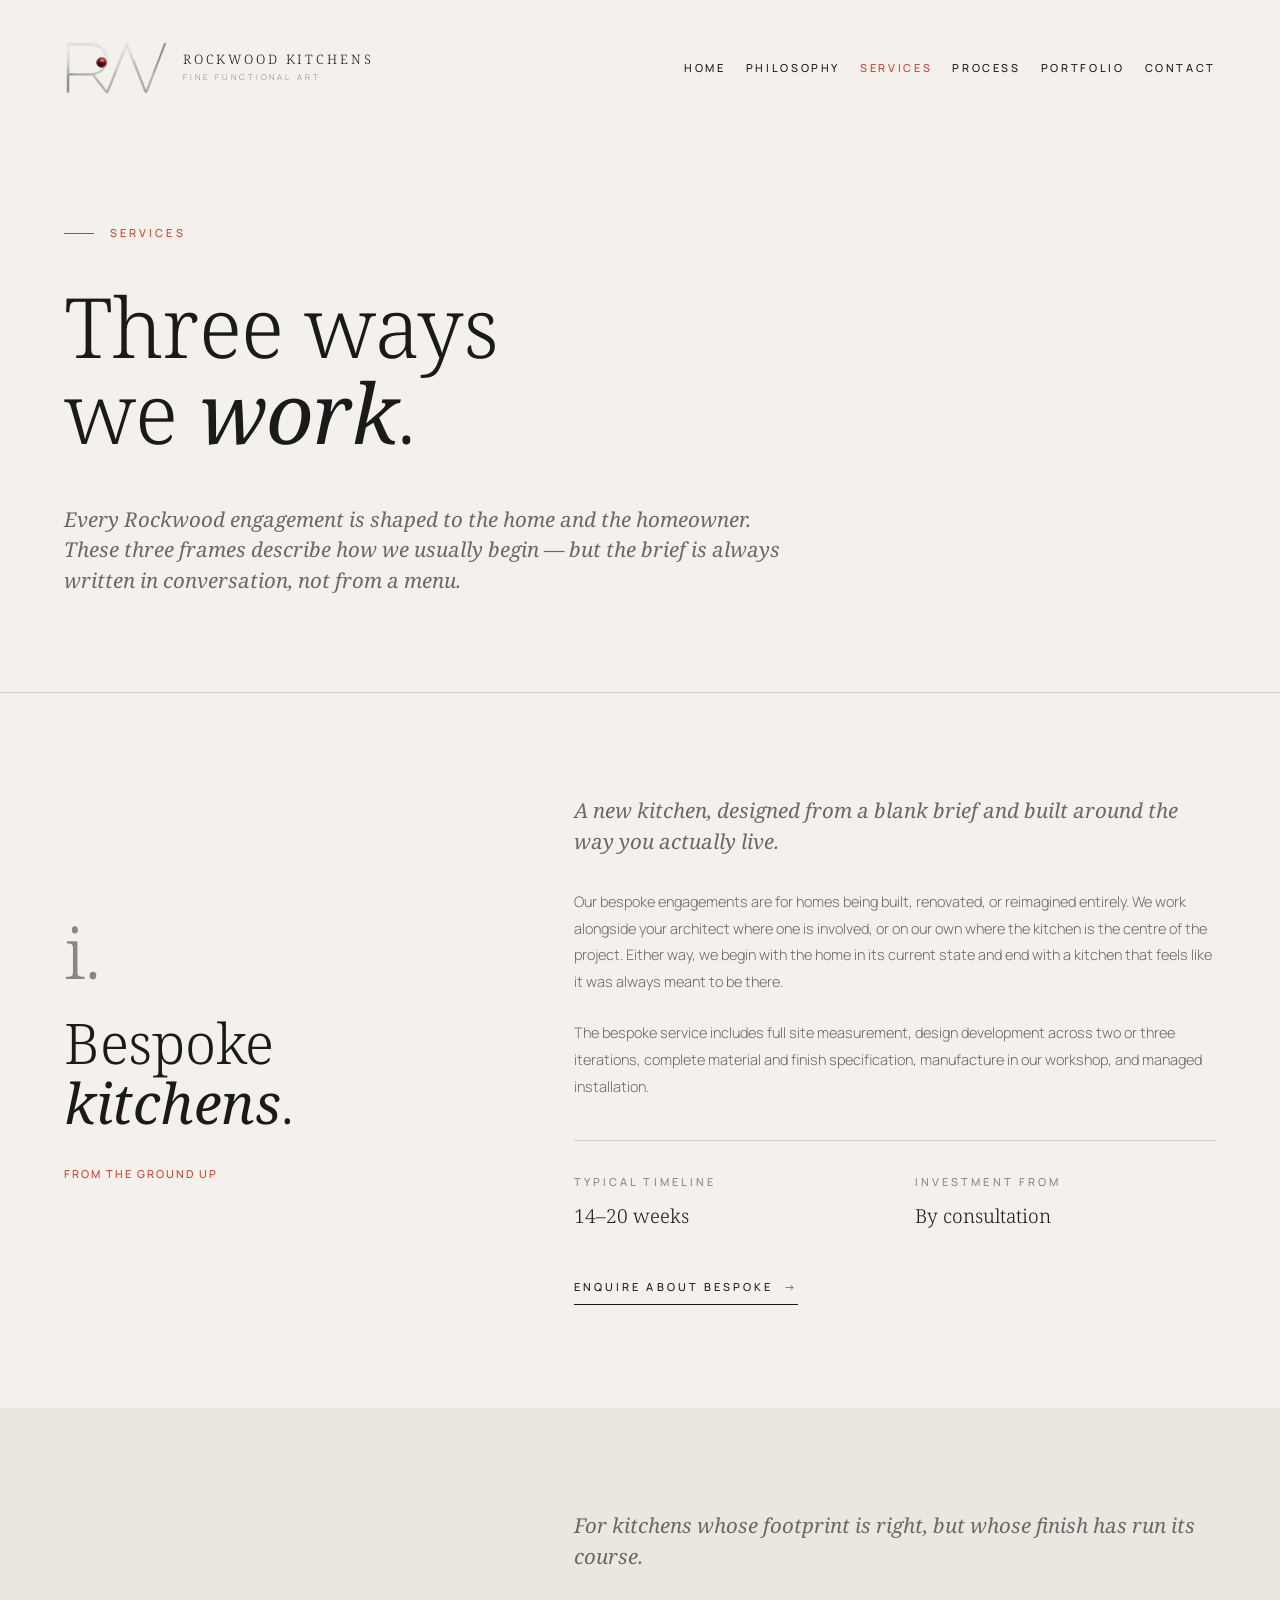
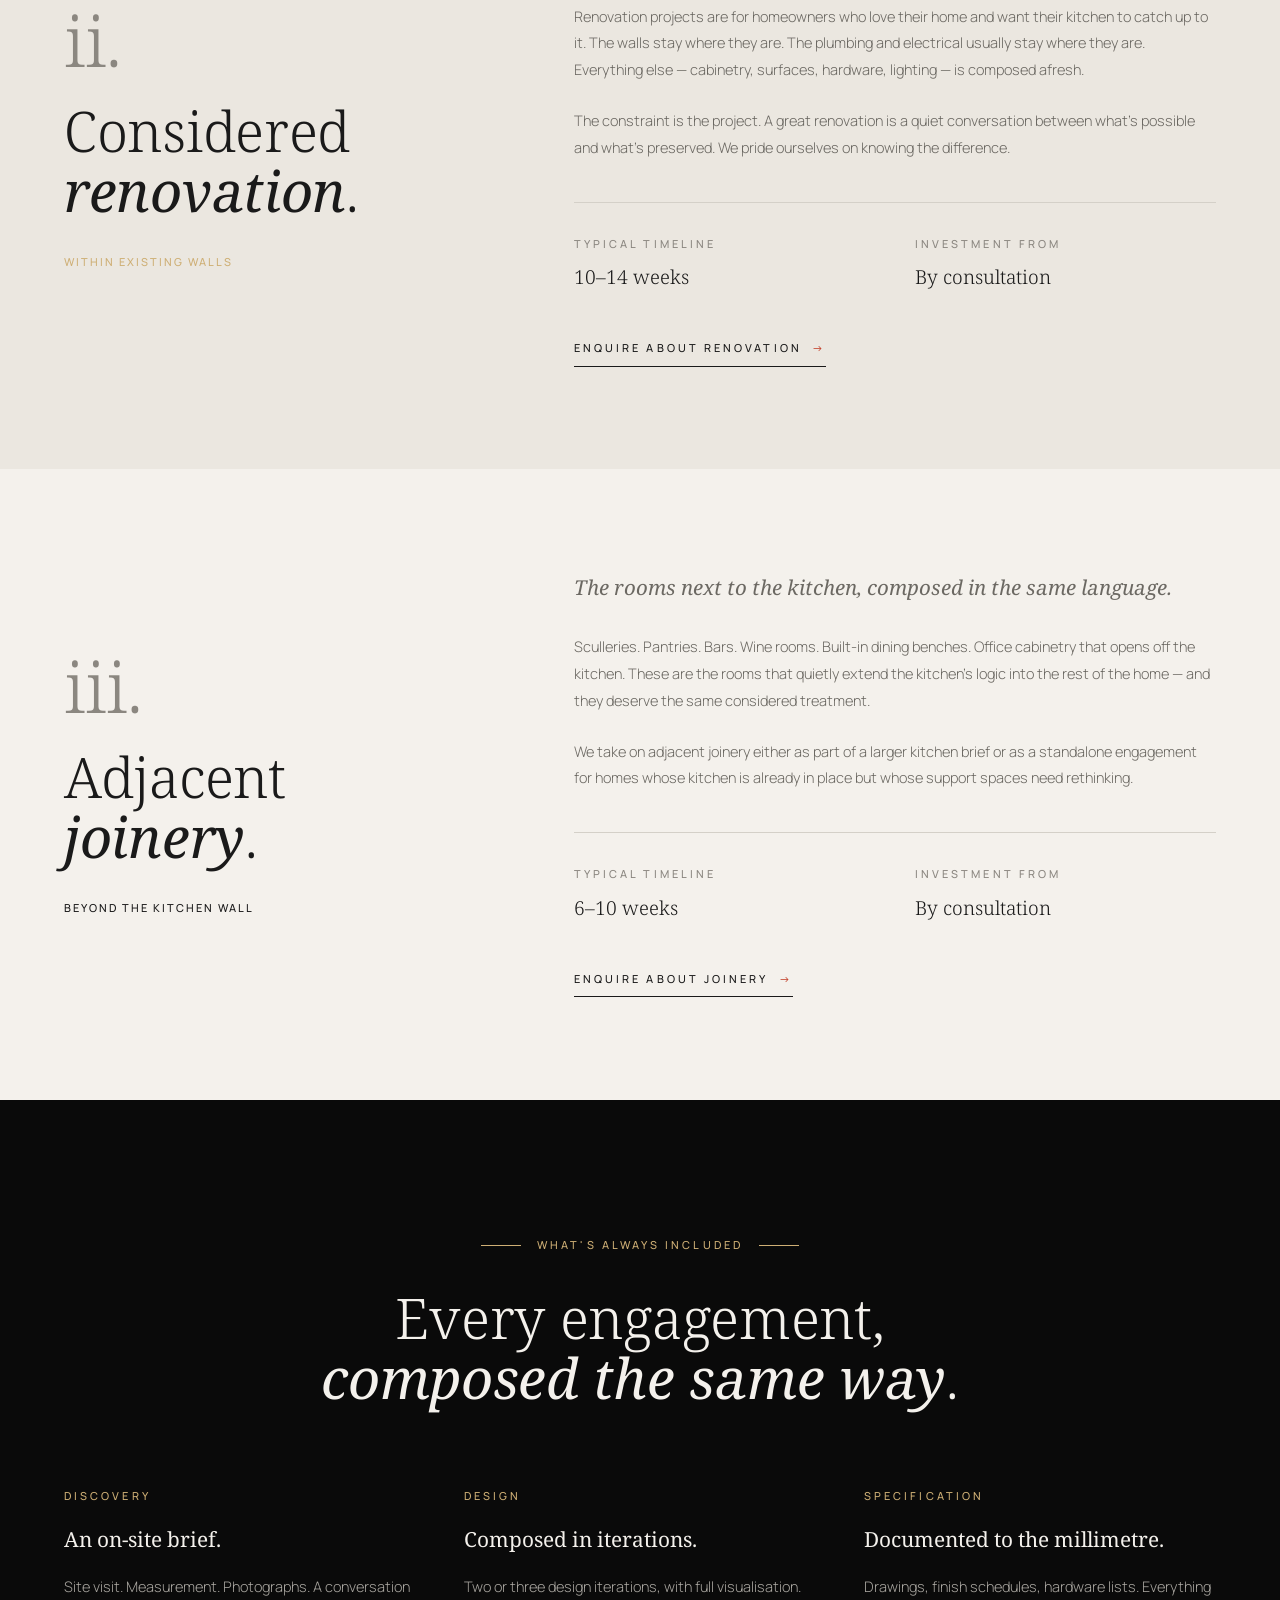
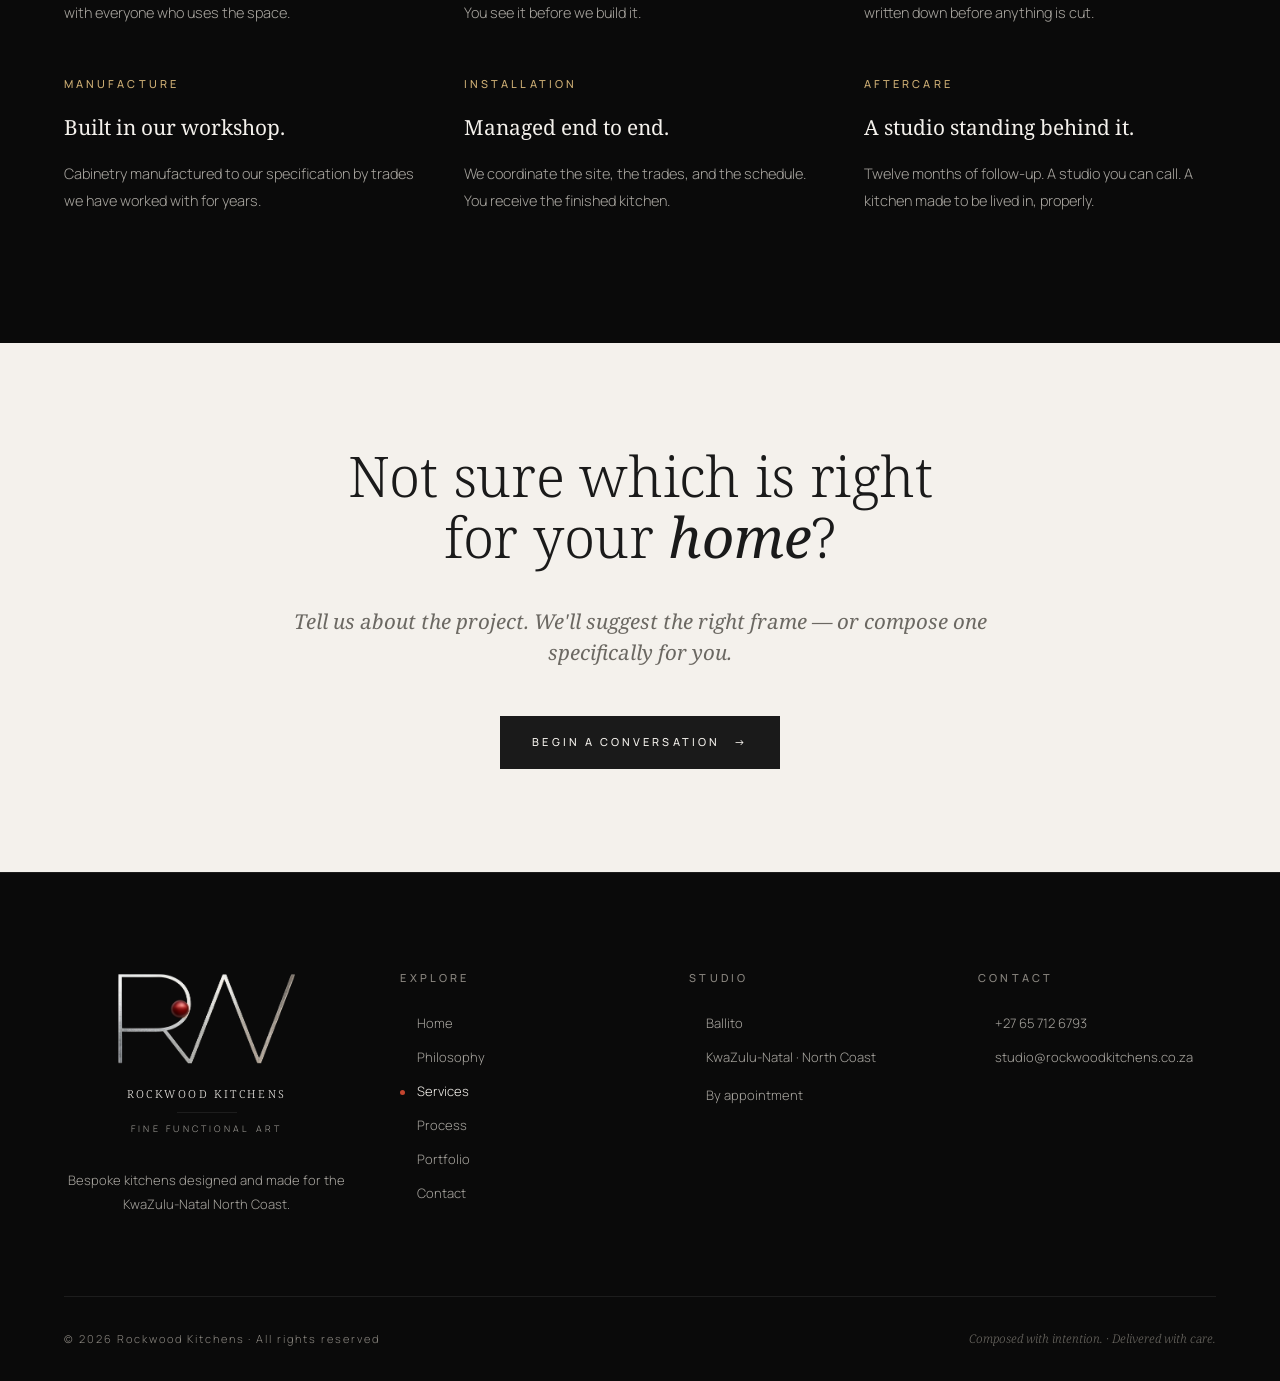
<file: services.html>
<!DOCTYPE html>
<html lang="en">
<head>
<meta charset="UTF-8">
<meta name="viewport" content="width=device-width, initial-scale=1.0">
<title>Services — Rockwood Kitchens</title>
<meta name="description" content="Three ways Rockwood Kitchens works — bespoke kitchens, considered renovation, and adjacent joinery. All composed in the same studio language.">
<link rel="preconnect" href="https://fonts.googleapis.com">
<link rel="preconnect" href="https://fonts.gstatic.com" crossorigin>
<link href="https://fonts.googleapis.com/css2?family=Noto+Serif:ital,wght@0,300;0,400;0,500;0,600;1,300;1,400;1,500&family=Manrope:wght@200;300;400;500;600&display=swap" rel="stylesheet">
<link rel="stylesheet" href="assets/site.css">
<link rel="canonical" href="https://rockwoodkitchens.co.za/services.html">
<meta property="og:url" content="https://rockwoodkitchens.co.za/services.html">
<meta property="og:site_name" content="Rockwood Kitchens">
<meta property="og:locale" content="en_ZA">
<meta name="twitter:card" content="summary_large_image">
<meta name="twitter:title" content="Services — Rockwood Kitchens">
<meta name="twitter:description" content="Bespoke kitchens, considered renovation, and adjacent joinery — composed in the same studio language.">
<meta name="geo.region" content="ZA-KZN">
<meta name="geo.placename" content="Ballito">
<meta name="robots" content="index, follow">
</head>
<body>

<!-- ════════════ HEADER ════════════ -->
<header class="site-header">
  <div class="row">
    <a href="index.html" class="logo-mark">
      <img src="assets/rockwood-monogram.png" alt="Rockwood Kitchens monogram">
      <div>
        <div class="title">ROCKWOOD&nbsp;KITCHENS</div>
        <div class="sub">Fine Functional Art</div>
      </div>
    </a>
    <nav class="site-nav">
      <a href="index.html">Home</a>
      <a href="about.html">Philosophy</a>
      <a href="services.html" class="current">Services</a>
      <a href="process.html">Process</a>
      <a href="portfolio.html">Portfolio</a>
      <a href="contact.html">Contact</a>
    </nav>
    <button class="menu-toggle" aria-label="Menu">☰</button>
  </div>
</header>

<!-- ════════════ PAGE TITLE ════════════ -->
<section style="padding-top: 14rem; padding-bottom: 6rem;">
  <div class="container">
    <div style="max-width: 880px;">
      <div style="display: flex; align-items: center; gap: 1rem; margin-bottom: 2.5rem;">
        <span class="rule-short"></span>
        <span class="eyebrow">Services</span>
      </div>
      <h1 class="h-hero">
        Three ways<br>
        we <span class="italic">work</span>.
      </h1>
      <p class="lead" style="margin-top: 3rem; max-width: 720px;">
        Every Rockwood engagement is shaped to the home and the homeowner. These three frames describe how we usually begin — but the brief is always written in conversation, not from a menu.
      </p>
    </div>
  </div>
</section>

<!-- ════════════ SERVICE 01 — BESPOKE ════════════ -->
<section id="bespoke" class="section" style="border-top: 1px solid var(--line);">
  <div class="container">
    <div class="grid-split-5-7">
      <div>
        <div class="numeral">i.</div>
        <h2 class="h-section" style="margin-top: 1.5rem;">
          Bespoke<br><span class="italic">kitchens</span>.
        </h2>
        <p class="caption" style="margin-top: 2rem; color: var(--rust); font-weight: 500; letter-spacing: 0.18em; text-transform: uppercase; font-size: 11px;">From the ground up</p>
      </div>
      <div>
        <p class="lead" style="margin-bottom: 2rem;">
          A new kitchen, designed from a blank brief and built around the way you actually live.
        </p>
        <p class="body-text" style="margin-bottom: 1.5rem;">
          Our bespoke engagements are for homes being built, renovated, or reimagined entirely. We work alongside your architect where one is involved, or on our own where the kitchen is the centre of the project. Either way, we begin with the home in its current state and end with a kitchen that feels like it was always meant to be there.
        </p>
        <p class="body-text" style="margin-bottom: 2.5rem;">
          The bespoke service includes full site measurement, design development across two or three iterations, complete material and finish specification, manufacture in our workshop, and managed installation.
        </p>
        <div style="display: grid; grid-template-columns: 1fr 1fr; gap: 1.5rem 2.5rem; padding-top: 2rem; border-top: 1px solid var(--line); margin-bottom: 2.5rem;">
          <div>
            <div class="eyebrow-mute" style="margin-bottom: 0.5rem;">Typical timeline</div>
            <div style="font-family: 'Noto Serif', serif; font-size: 1.2rem;">14–20 weeks</div>
          </div>
          <div>
            <div class="eyebrow-mute" style="margin-bottom: 0.5rem;">Investment from</div>
            <div style="font-family: 'Noto Serif', serif; font-size: 1.2rem;">By consultation</div>
          </div>
        </div>
        <a href="contact.html" class="cta-link">Enquire About Bespoke <span class="arrow">→</span></a>
      </div>
    </div>
  </div>
</section>

<!-- ════════════ SERVICE 02 — RENOVATION ════════════ -->
<section id="renovation" class="section" style="background: var(--cream-2);">
  <div class="container">
    <div class="grid-split-5-7">
      <div>
        <div class="numeral">ii.</div>
        <h2 class="h-section" style="margin-top: 1.5rem;">
          Considered<br><span class="italic">renovation</span>.
        </h2>
        <p class="caption" style="margin-top: 2rem; color: var(--gold); font-weight: 500; letter-spacing: 0.18em; text-transform: uppercase; font-size: 11px;">Within existing walls</p>
      </div>
      <div>
        <p class="lead" style="margin-bottom: 2rem;">
          For kitchens whose footprint is right, but whose finish has run its course.
        </p>
        <p class="body-text" style="margin-bottom: 1.5rem;">
          Renovation projects are for homeowners who love their home and want their kitchen to catch up to it. The walls stay where they are. The plumbing and electrical usually stay where they are. Everything else — cabinetry, surfaces, hardware, lighting — is composed afresh.
        </p>
        <p class="body-text" style="margin-bottom: 2.5rem;">
          The constraint is the project. A great renovation is a quiet conversation between what's possible and what's preserved. We pride ourselves on knowing the difference.
        </p>
        <div style="display: grid; grid-template-columns: 1fr 1fr; gap: 1.5rem 2.5rem; padding-top: 2rem; border-top: 1px solid var(--line); margin-bottom: 2.5rem;">
          <div>
            <div class="eyebrow-mute" style="margin-bottom: 0.5rem;">Typical timeline</div>
            <div style="font-family: 'Noto Serif', serif; font-size: 1.2rem;">10–14 weeks</div>
          </div>
          <div>
            <div class="eyebrow-mute" style="margin-bottom: 0.5rem;">Investment from</div>
            <div style="font-family: 'Noto Serif', serif; font-size: 1.2rem;">By consultation</div>
          </div>
        </div>
        <a href="contact.html" class="cta-link">Enquire About Renovation <span class="arrow">→</span></a>
      </div>
    </div>
  </div>
</section>

<!-- ════════════ SERVICE 03 — JOINERY ════════════ -->
<section id="joinery" class="section">
  <div class="container">
    <div class="grid-split-5-7">
      <div>
        <div class="numeral">iii.</div>
        <h2 class="h-section" style="margin-top: 1.5rem;">
          Adjacent<br><span class="italic">joinery</span>.
        </h2>
        <p class="caption" style="margin-top: 2rem; color: var(--ink); font-weight: 500; letter-spacing: 0.18em; text-transform: uppercase; font-size: 11px;">Beyond the kitchen wall</p>
      </div>
      <div>
        <p class="lead" style="margin-bottom: 2rem;">
          The rooms next to the kitchen, composed in the same language.
        </p>
        <p class="body-text" style="margin-bottom: 1.5rem;">
          Sculleries. Pantries. Bars. Wine rooms. Built-in dining benches. Office cabinetry that opens off the kitchen. These are the rooms that quietly extend the kitchen's logic into the rest of the home — and they deserve the same considered treatment.
        </p>
        <p class="body-text" style="margin-bottom: 2.5rem;">
          We take on adjacent joinery either as part of a larger kitchen brief or as a standalone engagement for homes whose kitchen is already in place but whose support spaces need rethinking.
        </p>
        <div style="display: grid; grid-template-columns: 1fr 1fr; gap: 1.5rem 2.5rem; padding-top: 2rem; border-top: 1px solid var(--line); margin-bottom: 2.5rem;">
          <div>
            <div class="eyebrow-mute" style="margin-bottom: 0.5rem;">Typical timeline</div>
            <div style="font-family: 'Noto Serif', serif; font-size: 1.2rem;">6–10 weeks</div>
          </div>
          <div>
            <div class="eyebrow-mute" style="margin-bottom: 0.5rem;">Investment from</div>
            <div style="font-family: 'Noto Serif', serif; font-size: 1.2rem;">By consultation</div>
          </div>
        </div>
        <a href="contact.html" class="cta-link">Enquire About Joinery <span class="arrow">→</span></a>
      </div>
    </div>
  </div>
</section>

<!-- ════════════ WHAT'S INCLUDED ════════════ -->
<section style="background: var(--ink-2); color: var(--cream); padding: clamp(5rem, 10vw, 9rem) 0;">
  <div class="container">
    <div style="max-width: 720px; margin: 0 auto 5rem; text-align: center;">
      <div style="display: inline-flex; align-items: center; gap: 1rem; margin-bottom: 2rem;">
        <span class="rule-gold"></span>
        <span class="eyebrow-gold">What's Always Included</span>
        <span class="rule-gold"></span>
      </div>
      <h2 class="h-section h-section-light">
        Every engagement, <span class="italic">composed the same way</span>.
      </h2>
    </div>

    <div style="display: grid; grid-template-columns: repeat(3, 1fr); gap: 3rem; max-width: 1200px; margin: 0 auto;">
      <div>
        <div class="eyebrow-gold" style="margin-bottom: 1rem;">Discovery</div>
        <h3 style="font-family: 'Noto Serif', serif; font-weight: 400; font-size: 1.3rem; color: var(--cream); margin-bottom: 1rem;">An on-site brief.</h3>
        <p class="body-text body-text-light">Site visit. Measurement. Photographs. A conversation with everyone who uses the space.</p>
      </div>
      <div>
        <div class="eyebrow-gold" style="margin-bottom: 1rem;">Design</div>
        <h3 style="font-family: 'Noto Serif', serif; font-weight: 400; font-size: 1.3rem; color: var(--cream); margin-bottom: 1rem;">Composed in iterations.</h3>
        <p class="body-text body-text-light">Two or three design iterations, with full visualisation. You see it before we build it.</p>
      </div>
      <div>
        <div class="eyebrow-gold" style="margin-bottom: 1rem;">Specification</div>
        <h3 style="font-family: 'Noto Serif', serif; font-weight: 400; font-size: 1.3rem; color: var(--cream); margin-bottom: 1rem;">Documented to the millimetre.</h3>
        <p class="body-text body-text-light">Drawings, finish schedules, hardware lists. Everything written down before anything is cut.</p>
      </div>
      <div>
        <div class="eyebrow-gold" style="margin-bottom: 1rem;">Manufacture</div>
        <h3 style="font-family: 'Noto Serif', serif; font-weight: 400; font-size: 1.3rem; color: var(--cream); margin-bottom: 1rem;">Built in our workshop.</h3>
        <p class="body-text body-text-light">Cabinetry manufactured to our specification by trades we have worked with for years.</p>
      </div>
      <div>
        <div class="eyebrow-gold" style="margin-bottom: 1rem;">Installation</div>
        <h3 style="font-family: 'Noto Serif', serif; font-weight: 400; font-size: 1.3rem; color: var(--cream); margin-bottom: 1rem;">Managed end to end.</h3>
        <p class="body-text body-text-light">We coordinate the site, the trades, and the schedule. You receive the finished kitchen.</p>
      </div>
      <div>
        <div class="eyebrow-gold" style="margin-bottom: 1rem;">Aftercare</div>
        <h3 style="font-family: 'Noto Serif', serif; font-weight: 400; font-size: 1.3rem; color: var(--cream); margin-bottom: 1rem;">A studio standing behind it.</h3>
        <p class="body-text body-text-light">Twelve months of follow-up. A studio you can call. A kitchen made to be lived in, properly.</p>
      </div>
    </div>
  </div>
</section>

<!-- ════════════ CTA ════════════ -->
<section class="section">
  <div class="container">
    <div style="text-align: center; max-width: 780px; margin: 0 auto;">
      <h2 class="h-section" style="margin-bottom: 2.5rem;">
        Not sure which is right<br>
        for your <span class="italic">home</span>?
      </h2>
      <p class="lead" style="margin-bottom: 3rem;">
        Tell us about the project. We'll suggest the right frame — or compose one specifically for you.
      </p>
      <a href="contact.html" class="btn-solid">Begin a Conversation <span class="arrow">→</span></a>
    </div>
  </div>
</section>

<!-- ════════════ FOOTER ════════════ -->
<footer class="site-footer">
  <div class="row">
    <div class="footer-brand">
      <div class="center-block">
        <img src="assets/rockwood-monogram.png" alt="Rockwood Kitchens">
        <div class="title">ROCKWOOD&nbsp;KITCHENS</div>
        <div class="sub-rule"></div>
        <div class="sub">Fine Functional Art</div>
      </div>
      <p class="footer-tagline" style="margin: 2rem auto 0; text-align: center;">
        Bespoke kitchens designed and made for the KwaZulu-Natal North Coast.
      </p>
    </div>
    <div class="footer-col">
      <h5>Explore</h5>
      <ul>
        <li><a href="index.html">Home</a></li>
        <li><a href="about.html">Philosophy</a></li>
        <li class="current"><a href="services.html">Services</a></li>
        <li><a href="process.html">Process</a></li>
        <li><a href="portfolio.html">Portfolio</a></li>
        <li><a href="contact.html">Contact</a></li>
      </ul>
    </div>
    <div class="footer-col">
      <h5>Studio</h5>
      <ul class="contact-list">
        <li>Ballito</li>
        <li class="muted">KwaZulu-Natal · North Coast</li>
        <li style="margin-top: 1rem;">By appointment</li>
      </ul>
    </div>
    <div class="footer-col">
      <h5>Contact</h5>
      <ul class="contact-list">
        <li><a href="tel:+27657126793">+27&nbsp;65&nbsp;712&nbsp;6793</a></li>
        <li><a href="mailto:studio@rockwoodkitchens.co.za">studio@rockwoodkitchens.co.za</a></li>
      </ul>
    </div>
  </div>
  <div class="copyright-row">
    <span>© 2026 Rockwood Kitchens · All rights reserved</span>
    <span class="closing-italic">Composed with intention. · Delivered with care.</span>
  </div>
</footer>

<script>
  document.querySelector('.menu-toggle')?.addEventListener('click', () => {
    const nav = document.querySelector('.site-nav');
    nav.style.display = nav.style.display === 'flex' ? 'none' : 'flex';
  });
</script>

</body>
</html>
</file>
<file: assets/site.css>
/* ─────────────────────────────────────────────────
   ROCKWOOD KITCHENS — Site Stylesheet
   v1.0 · May 2026 · Mathew Hartley Consulting
   Editorial luxury — locked design system
   ───────────────────────────────────────────────── */

:root {
  --cream:    #f4f1ec;
  --cream-2:  #ebe7e0;
  --cream-3:  #e4ddd0;
  --ink:      #1a1a1a;
  --ink-2:    #0a0a0a;
  --ink-3:    #1c1c1a;
  --mute:     #8b8780;
  --mute-2:   #6b6862;
  --mute-3:   #a8a59f;
  --line:     #d4d0c8;
  --line-dk:  rgba(255,255,255,0.08);
  --rust:     #c4452f;
  --rust-2:   #9e3a28;
  --gold:     #ceaf75;

  --maxw:     1600px;
  --maxw-narrow: 1100px;
}

*, *::before, *::after { box-sizing: border-box; margin: 0; padding: 0; }
html { scroll-behavior: smooth; -webkit-text-size-adjust: 100%; }
body {
  font-family: 'Manrope', system-ui, -apple-system, sans-serif;
  font-weight: 300;
  font-size: 15px;
  line-height: 1.7;
  color: var(--ink);
  background: var(--cream);
  -webkit-font-smoothing: antialiased;
  text-rendering: optimizeLegibility;
  font-feature-settings: 'kern','liga','ss01';
}
img { max-width: 100%; height: auto; display: block; }
a { color: inherit; text-decoration: none; }

.font-serif { font-family: 'Noto Serif', 'Times New Roman', serif; }
.italic { font-style: italic; }

/* ─── Eyebrows ─── */
.eyebrow {
  font-size: 11px; letter-spacing: 0.28em; text-transform: uppercase;
  color: var(--rust); font-weight: 500;
}
.eyebrow-mute {
  font-size: 11px; letter-spacing: 0.28em; text-transform: uppercase;
  color: var(--mute); font-weight: 500;
}
.eyebrow-on-dark {
  font-size: 11px; letter-spacing: 0.28em; text-transform: uppercase;
  color: var(--mute-3); font-weight: 400;
}
.eyebrow-gold {
  font-size: 11px; letter-spacing: 0.28em; text-transform: uppercase;
  color: var(--gold); font-weight: 500;
}

/* ─── Rules ─── */
.rule-short { display: inline-block; width: 30px; height: 1px; background: var(--rust); vertical-align: middle; }
.rule-gold  { display: inline-block; width: 40px; height: 1px; background: var(--gold); vertical-align: middle; }
.rule-line  { display: block; width: 100%; height: 1px; background: var(--line); }
.rule-line-dk { display: block; width: 100%; height: 1px; background: var(--line-dk); }

/* ─── Dot separator ─── */
.dot { display: inline-block; width: 5px; height: 5px; border-radius: 9999px; background: var(--rust); vertical-align: middle; }
.dot-gold { display: inline-block; width: 5px; height: 5px; border-radius: 9999px; background: var(--gold); vertical-align: middle; }

/* ─── Container ─── */
.container { max-width: var(--maxw); margin: 0 auto; padding-left: clamp(1.5rem, 5vw, 5rem); padding-right: clamp(1.5rem, 5vw, 5rem); }
.container-narrow { max-width: var(--maxw-narrow); margin: 0 auto; padding-left: clamp(1.5rem, 5vw, 5rem); padding-right: clamp(1.5rem, 5vw, 5rem); }

/* ─── Section padding ─── */
.section { padding-top: clamp(4rem, 8vw, 8rem); padding-bottom: clamp(4rem, 8vw, 8rem); }
.section-lg { padding-top: clamp(5rem, 10vw, 10rem); padding-bottom: clamp(5rem, 10vw, 10rem); }

/* ─── Headlines ─── */
.h-hero {
  font-family: 'Noto Serif', serif;
  font-weight: 300;
  font-size: clamp(3rem, 6.5vw, 5.5rem);
  line-height: 1.04;
  letter-spacing: -0.01em;
  color: var(--ink);
}
.h-hero-light { color: var(--cream); }
.h-hero .italic { font-style: italic; font-weight: 400; }

.h-section {
  font-family: 'Noto Serif', serif;
  font-weight: 300;
  font-size: clamp(2.25rem, 4.5vw, 3.5rem);
  line-height: 1.08;
  letter-spacing: -0.005em;
  color: var(--ink);
}
.h-section .italic { font-style: italic; font-weight: 400; }
.h-section-light { color: var(--cream); }

.h-card {
  font-family: 'Noto Serif', serif;
  font-weight: 400;
  font-size: 1.65rem;
  line-height: 1.2;
  color: var(--ink);
}

/* ─── Body text classes ─── */
.lead {
  font-family: 'Noto Serif', serif;
  font-weight: 400;
  font-style: italic;
  font-size: clamp(1.05rem, 1.6vw, 1.4rem);
  line-height: 1.5;
  color: var(--mute-2);
}
.body-text { font-size: 14.5px; line-height: 1.85; color: var(--mute-2); }
.body-text-light { color: var(--mute-3); }
.caption { font-size: 13px; line-height: 1.7; color: var(--mute-2); }

/* ─── Big serif numerals ─── */
.numeral {
  font-family: 'Noto Serif', serif;
  font-weight: 300;
  font-size: clamp(3.5rem, 5.5vw, 5rem);
  line-height: 1;
  color: var(--mute);
}
.numeral-dark { color: var(--line); }

/* ─── Buttons & CTAs ─── */
.cta-link {
  display: inline-flex; align-items: center; gap: .65rem;
  padding-bottom: .5rem; border-bottom: 1px solid currentColor;
  font-size: 11px; letter-spacing: 0.28em; text-transform: uppercase;
  font-weight: 500; color: var(--ink);
  transition: color 0.3s ease;
}
.cta-link .arrow { color: var(--rust); transition: transform 0.35s ease; }
.cta-link:hover .arrow { transform: translateX(.35rem); }
.cta-link-light { color: var(--cream); }
.cta-link-light .arrow { color: var(--rust); }

.btn-outline {
  display: inline-flex; align-items: center; gap: .85rem;
  padding: 1rem 1.75rem; border: 1px solid currentColor;
  font-size: 11px; letter-spacing: 0.28em; text-transform: uppercase;
  font-weight: 500; color: var(--ink); background: transparent;
  transition: background-color 0.3s ease, color 0.3s ease;
  cursor: pointer;
}
.btn-outline .arrow { color: var(--rust); transition: transform 0.35s ease; }
.btn-outline:hover .arrow { transform: translateX(.3rem); }
.btn-outline.on-light:hover { background: var(--ink); color: var(--cream); }
.btn-outline.on-dark { color: var(--cream); border-color: rgba(244,241,236,0.4); }
.btn-outline.on-dark:hover { background: var(--cream); color: var(--ink); }

.btn-solid {
  display: inline-flex; align-items: center; gap: .85rem;
  padding: 1.1rem 2rem; background: var(--ink); color: var(--cream);
  font-size: 11px; letter-spacing: 0.28em; text-transform: uppercase;
  font-weight: 500; border: 0; cursor: pointer;
  transition: background-color 0.3s ease;
  font-family: 'Manrope', sans-serif;
}
.btn-solid:hover { background: var(--rust); }
.btn-solid .arrow { transition: transform 0.35s ease; }
.btn-solid:hover .arrow { transform: translateX(.3rem); }

/* ─── Header ─── */
.site-header {
  position: fixed; top: 0; left: 0; right: 0; z-index: 100;
  padding: 2.5rem clamp(1.5rem, 5vw, 5rem);
  border-bottom: 1px solid transparent;
  transition: background 0.35s ease, padding 0.35s ease, border-color 0.35s ease;
}
.site-header .logo-mark img { transition: height 0.35s ease; }
.site-header.scrolled {
  background: rgba(10,10,10,0.92);
  -webkit-backdrop-filter: blur(10px); backdrop-filter: blur(10px);
  padding-top: 1.35rem; padding-bottom: 1.35rem;
  border-bottom: 1px solid var(--line-dk);
}
.site-header.scrolled .logo-mark img { height: 44px; }
.site-header.scrolled .logo-mark .title { color: var(--cream); }
.site-header.scrolled .logo-mark .sub { color: var(--mute-3); }
.site-header.scrolled .site-nav a { color: var(--cream); }
.site-header.scrolled .site-nav a:hover,
.site-header.scrolled .site-nav a.current { color: var(--rust); }
html { scroll-behavior: smooth; scroll-padding-top: 6rem; }
.site-header .row {
  max-width: var(--maxw); margin: 0 auto;
  display: flex; align-items: center; justify-content: space-between;
  gap: 2rem;
}
.site-header .logo-mark { display: flex; align-items: center; gap: 0.875rem; }
.site-header .logo-mark img { height: 56px; width: auto; }
.site-header.on-dark .logo-mark .title { color: var(--cream); }
.site-header .logo-mark .title {
  font-family: 'Noto Serif', serif;
  font-size: 13px; letter-spacing: 0.22em;
  color: var(--ink);
  line-height: 1;
}
.site-header .logo-mark .sub {
  font-size: 8px; letter-spacing: 0.36em; text-transform: uppercase;
  color: var(--mute);
  margin-top: 4px;
}
.site-header.on-dark .logo-mark .sub { color: var(--mute-3); }

.site-nav { display: flex; align-items: center; gap: 1.25rem; }
.site-nav a {
  font-size: 11px; letter-spacing: 0.24em; text-transform: uppercase;
  font-weight: 500; color: var(--ink);
  transition: color 0.3s ease;
}
.site-header.on-dark .site-nav a { color: var(--cream); }
.site-nav a:hover, .site-nav a.current { color: var(--rust); }

.menu-toggle { display: none; }

/* ─── Footer ─── */
.site-footer {
  background: var(--ink-2);
  color: var(--cream);
  padding: 6rem clamp(1.5rem, 5vw, 5rem) 2rem;
  border-top: 1px solid var(--line-dk);
}
.site-footer .row {
  max-width: var(--maxw); margin: 0 auto;
  display: grid; grid-template-columns: 1.2fr 1fr 1fr 1fr;
  gap: clamp(2rem, 4vw, 4rem);
  margin-bottom: 5rem;
}
.site-footer .footer-brand .center-block { text-align: center; }
.site-footer .footer-brand img { height: 100px; margin: 0 auto 1rem; }
.site-footer .footer-brand .title {
  font-family: 'Noto Serif', serif;
  font-size: 11px; letter-spacing: 0.22em; color: var(--cream);
  text-align: center;
}
.site-footer .footer-brand .sub-rule {
  width: 60px; height: 1px; background: var(--line-dk);
  margin: 8px auto;
}
.site-footer .footer-brand .sub {
  font-size: 9px; letter-spacing: 0.36em; text-transform: uppercase;
  color: var(--mute-3); text-align: center;
}
.site-footer .footer-brand .socials {
  margin-top: 1.5rem;
  display: flex; gap: 0.75rem; justify-content: center;
}
.site-footer .footer-brand .socials a {
  width: 34px; height: 34px; border-radius: 50%;
  border: 1px solid var(--line-dk);
  display: inline-flex; align-items: center; justify-content: center;
  color: var(--cream);
  transition: border-color 0.3s ease, color 0.3s ease;
}
.site-footer .footer-brand .socials a:hover { border-color: var(--rust); color: var(--rust); }

.site-footer .footer-tagline {
  font-size: 13px; line-height: 1.85; color: var(--mute-3); font-weight: 300;
  max-width: 18rem;
}
.site-footer .footer-col h5 {
  font-size: 11px; letter-spacing: 0.28em; text-transform: uppercase;
  color: var(--mute); font-weight: 500;
  margin-bottom: 1.5rem;
}
.site-footer .footer-col ul { list-style: none; }
.site-footer .footer-col ul li { font-size: 13px; color: var(--mute-3); margin-bottom: 0.75rem; }
.site-footer .footer-col ul li a { color: var(--mute-3); transition: color 0.3s ease; }
.site-footer .footer-col ul li a:hover { color: var(--rust); }
.site-footer .footer-col ul li.current a { color: var(--cream); }
.site-footer .footer-col ul li.current::before {
  content: ''; display: inline-block;
  width: 5px; height: 5px; border-radius: 50%; background: var(--rust);
  margin-right: 12px; vertical-align: middle;
}
.site-footer .footer-col ul li:not(.current) { padding-left: 17px; }

.site-footer .contact-list li { color: var(--cream); margin-bottom: 0.5rem; }
.site-footer .contact-list li a { color: var(--cream); border-bottom: 1px solid transparent; transition: border-color 0.3s ease, color 0.3s ease; }
.site-footer .contact-list li a:hover { color: var(--rust); border-bottom-color: var(--rust); }
.site-footer .contact-list li.muted { color: var(--mute-3); }

.site-footer .copyright-row {
  max-width: var(--maxw); margin: 0 auto;
  padding-top: 2rem; border-top: 1px solid var(--line-dk);
  display: flex; justify-content: space-between; align-items: center;
  font-size: 11px; letter-spacing: 0.18em; color: var(--mute); font-weight: 300;
}
.site-footer .closing-italic {
  font-family: 'Noto Serif', serif; font-style: italic;
  font-size: 12px; color: var(--mute-2); letter-spacing: 0;
  text-transform: none;
}

/* ─── Photo frames ─── */
.photo-frame {
  background: linear-gradient(135deg, #2a2a28 0%, #1a1a18 50%, #0e0e0d 100%);
  position: relative; overflow: hidden;
}
.photo-frame img {
  width: 100%; height: 100%; object-fit: cover;
  transition: transform 1.4s cubic-bezier(.2,.5,.2,1);
}
.aspect-4-3 { aspect-ratio: 4/3; }
.aspect-5-4 { aspect-ratio: 5/4; }
.aspect-3-2 { aspect-ratio: 3/2; }
.aspect-16-9 { aspect-ratio: 16/9; }
.aspect-16-8 { aspect-ratio: 2/1; }

/* ─── Grids & layouts ─── */
.grid-2 { display: grid; grid-template-columns: 1fr 1fr; gap: clamp(2rem, 4vw, 4rem); align-items: center; }
.grid-split-5-7 { display: grid; grid-template-columns: 5fr 7fr; gap: clamp(2rem, 4vw, 4rem); align-items: center; }
.grid-split-7-5 { display: grid; grid-template-columns: 7fr 5fr; gap: clamp(2rem, 4vw, 4rem); align-items: center; }
.grid-3 { display: grid; grid-template-columns: 1fr 1fr 1fr; gap: 1px; background: var(--line-dk); }

/* ─── Rise animation ─── */
@keyframes rise { from { opacity: 0; transform: translateY(14px); } to { opacity: 1; transform: none; } }
.rise { animation: rise 0.9s ease-out both; }
.rise.d1 { animation-delay: 0.08s; }
.rise.d2 { animation-delay: 0.18s; }
.rise.d3 { animation-delay: 0.28s; }

/* ─── Form (Zoho-integrated, restyled) ─── */
.contact-form .field-row { margin-bottom: 2.5rem; }
.contact-form label {
  display: block;
  font-size: 10px; letter-spacing: 0.28em; text-transform: uppercase;
  color: var(--mute); font-weight: 500;
  margin-bottom: 0.5rem;
}
.contact-form label .req { color: var(--rust); margin-left: 4px; }
.contact-form input[type="text"],
.contact-form input[type="email"],
.contact-form input[type="tel"],
.contact-form textarea {
  width: 100%;
  background: transparent;
  border: 0; border-bottom: 1px solid var(--line);
  padding: 0.6rem 0 0.75rem;
  font-family: 'Manrope', sans-serif;
  font-size: 15px; font-weight: 300; color: var(--ink);
  transition: border-color 0.3s ease;
}
.contact-form input:focus,
.contact-form textarea:focus {
  outline: none; border-bottom-color: var(--rust);
}
.contact-form input::placeholder,
.contact-form textarea::placeholder { color: var(--mute-3); font-weight: 300; }
.contact-form textarea { resize: vertical; min-height: 140px; }
.contact-form .submit-row {
  margin-top: 2.5rem; padding-top: 2rem; border-top: 1px solid var(--line);
}
.contact-form .submit-note {
  font-size: 12px; color: var(--mute); font-style: italic;
  font-family: 'Noto Serif', serif;
  margin-top: 1rem; max-width: 420px;
}

/* ─── Responsive ─── */
@media (max-width: 960px) {
  .grid-2, .grid-split-5-7, .grid-split-7-5 { grid-template-columns: 1fr; }
  .grid-3 { grid-template-columns: 1fr; }
  .site-footer .row { grid-template-columns: 1fr 1fr; }

  /* Tighter header padding on mobile */
  .site-header { padding: 1.25rem 1.25rem; }

  /* Header is a positioning context for the dropdown nav */
  .site-header .row { position: relative; gap: 1rem; }

  /* Shrink logo on mobile so it doesn't dominate */
  .site-header .logo-mark { gap: 0.625rem; }
  .site-header .logo-mark img { height: 36px; }
  .site-header .logo-mark .title { font-size: 11px; letter-spacing: 0.18em; }
  .site-header .logo-mark .sub { font-size: 7px; letter-spacing: 0.3em; margin-top: 3px; }

  /* Default state: nav hidden */
  .site-nav { display: none; }

  /* When JS toggles it open: full-width dropdown below header */
  .site-nav[style*="flex"] {
    position: absolute !important;
    top: calc(100% + 0.75rem); left: 0; right: 0;
    flex-direction: column !important;
    align-items: stretch !important;
    gap: 0 !important;
    background: var(--ink-2);
    padding: 0.5rem 1.25rem;
    box-shadow: 0 16px 36px rgba(0, 0, 0, 0.25);
    z-index: 50;
  }
  .site-nav[style*="flex"] a {
    padding: 1rem 0;
    border-bottom: 1px solid rgba(244, 241, 236, 0.08);
    color: var(--cream) !important;
    font-size: 11px;
    text-align: left;
  }
  .site-nav[style*="flex"] a:last-child { border-bottom: none; }
  .site-nav[style*="flex"] a.current { color: var(--rust) !important; }

  /* Hamburger toggle button */
  .menu-toggle {
    display: block; background: none; border: none; padding: 0.5rem;
    color: inherit; cursor: pointer;
    font-size: 1.5rem; line-height: 1;
  }
}

@media (max-width: 960px) {
  /* Catch all inline-style multi-column grids and collapse to single column on mobile.
     This handles the inline grid-template-columns declarations used in the page content. */
  section .container > div[style*="grid-template-columns"],
  section .container div[style*="display: grid"],
  section div[style*="grid-template-columns: repeat"],
  section div[style*="grid-template-columns: 1fr 1fr"] {
    grid-template-columns: 1fr !important;
  }

  /* Ensure all page content respects viewport width — no horizontal overflow */
  body { overflow-x: hidden; }
  section, .container { max-width: 100vw; overflow-x: hidden; }

  /* Tighten section padding on mobile so content has breathing room */
  .section { padding: 4rem 0 !important; }
  .container { padding-left: 1.25rem !important; padding-right: 1.25rem !important; }

  /* Hero headlines shouldn't be desktop-sized on mobile */
  .h-hero { font-size: clamp(2rem, 9vw, 3rem) !important; }
  .h-section { font-size: clamp(1.6rem, 7vw, 2.4rem) !important; }
}

@media (max-width: 600px) {
  .site-footer .row { grid-template-columns: 1fr; }
  .site-footer .copyright-row { flex-direction: column; gap: 0.75rem; text-align: center; }

  /* Hide the FINE FUNCTIONAL ART subtitle on very small screens to save horizontal space */
  .site-header .logo-mark .sub { display: none; }
}
</file>
